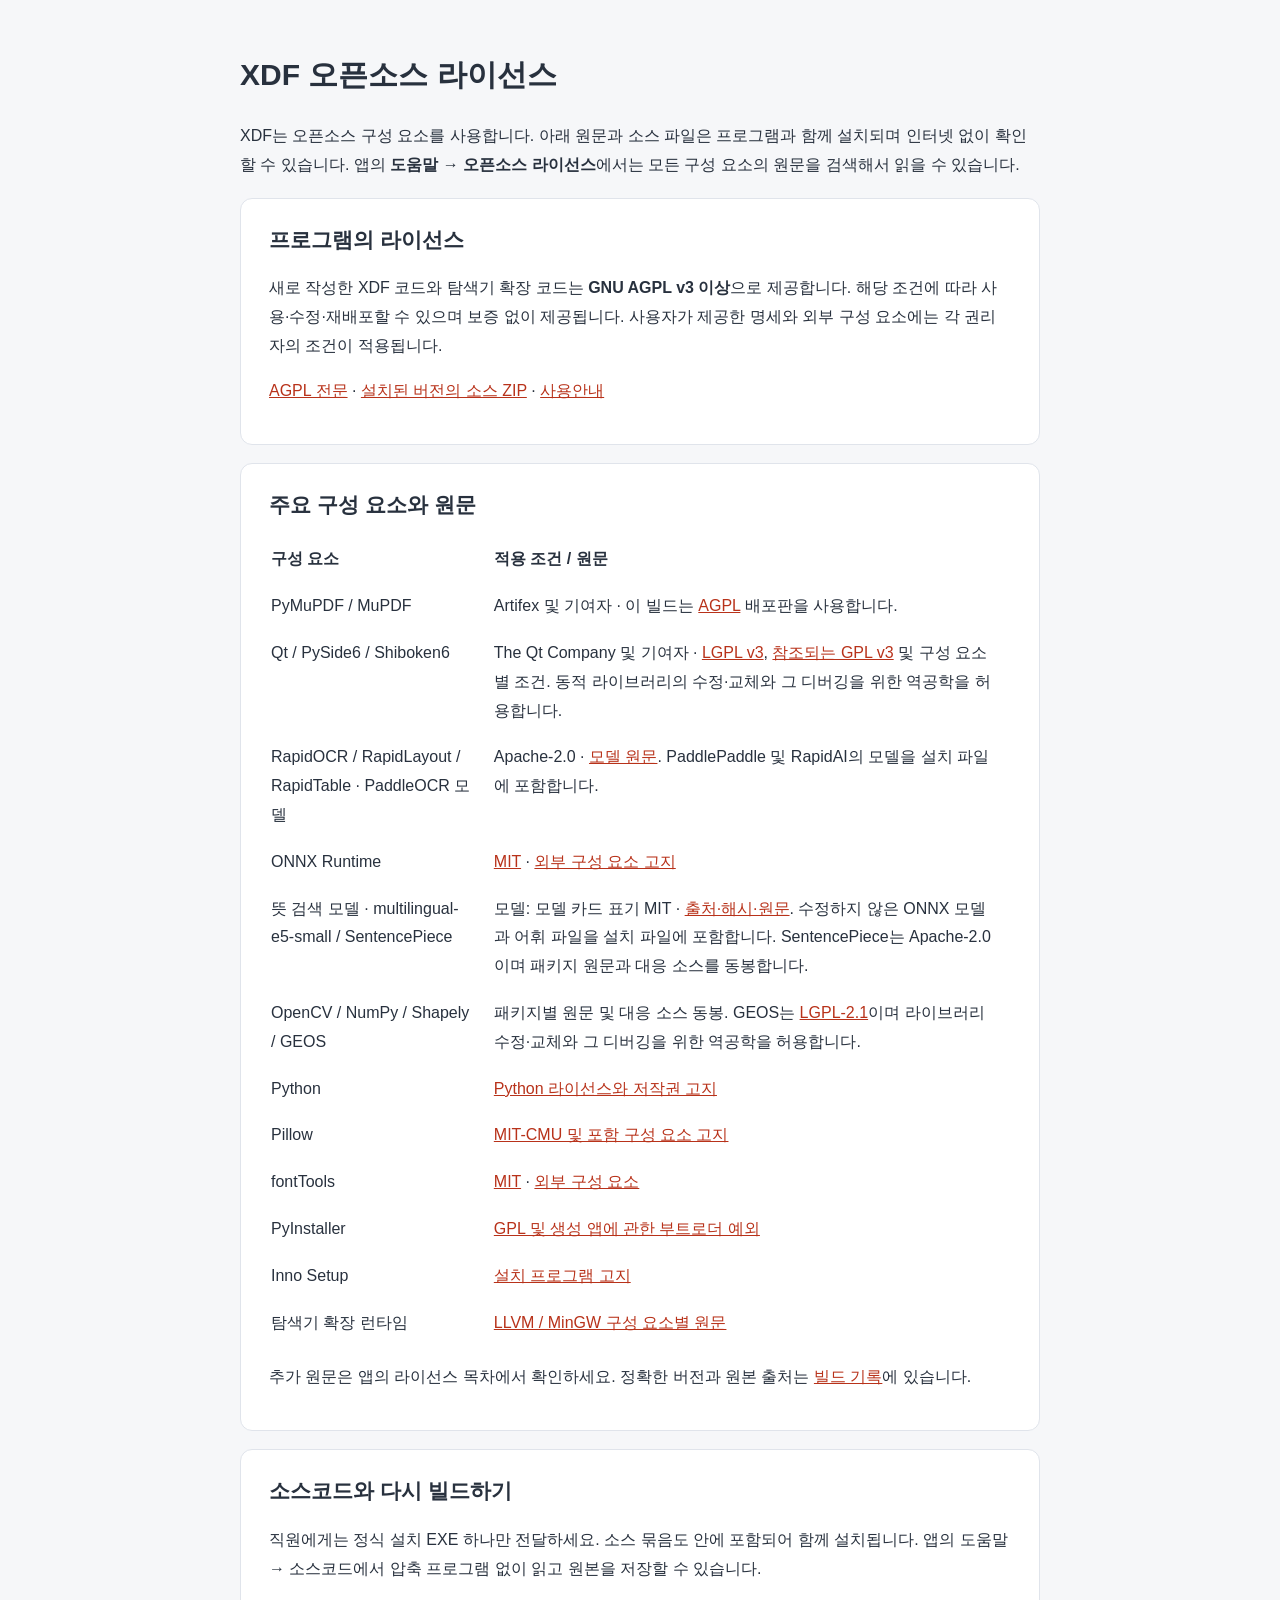
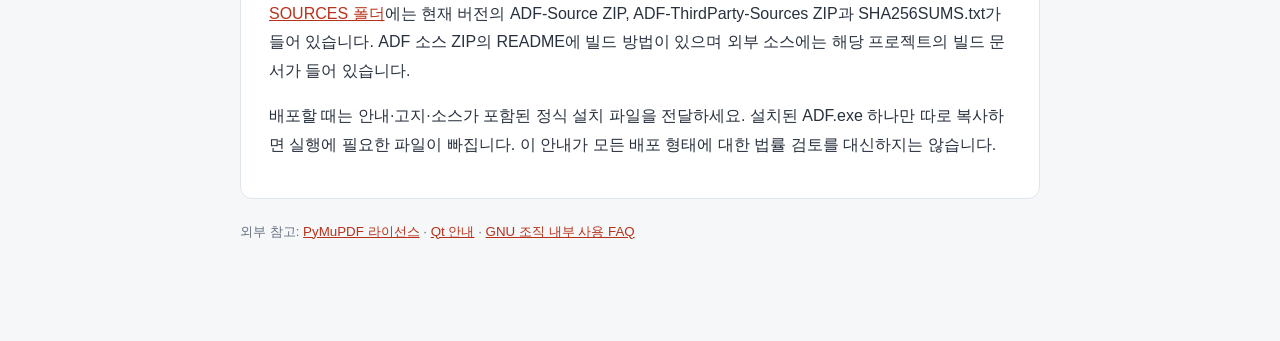
<file: LICENSES/index.html>
<!doctype html>
<html lang="ko"><meta charset="utf-8"><meta name="viewport" content="width=device-width, initial-scale=1">
<title>XDF 오픈소스 라이선스</title>
<style>body{max-width:800px;margin:48px auto;padding:0 24px 48px;font:16px/1.8 "Segoe UI","Malgun Gothic",sans-serif;color:#28313e;background:#f6f7f9}section{background:#fff;padding:22px 28px;margin:18px 0;border:1px solid #e0e4eb;border-radius:12px}h1{font-size:30px}h2{font-size:21px;margin:0 0 12px}a{color:#b8321a}td,th{text-align:left;vertical-align:top;padding:8px 14px 8px 0}small{color:#667180}</style>
<h1>XDF 오픈소스 라이선스</h1>
<p>XDF는 오픈소스 구성 요소를 사용합니다. 아래 원문과 소스 파일은 프로그램과 함께 설치되며 인터넷 없이 확인할 수 있습니다. 앱의 <strong>도움말 → 오픈소스 라이선스</strong>에서는 모든 구성 요소의 원문을 검색해서 읽을 수 있습니다.</p>
<section><h2>프로그램의 라이선스</h2><p>새로 작성한 XDF 코드와 탐색기 확장 코드는 <strong>GNU AGPL v3 이상</strong>으로 제공합니다. 해당 조건에 따라 사용·수정·재배포할 수 있으며 보증 없이 제공됩니다. 사용자가 제공한 명세와 외부 구성 요소에는 각 권리자의 조건이 적용됩니다.</p><p><a href="AGPL-3.0.txt">AGPL 전문</a> · <a href="../SOURCES/">설치된 버전의 소스 ZIP</a> · <a href="../docs/사용안내.html">사용안내</a></p></section>
<section><h2>주요 구성 요소와 원문</h2><table><tr><th>구성 요소</th><th>적용 조건 / 원문</th></tr>
<tr><td>PyMuPDF / MuPDF</td><td>Artifex 및 기여자 · 이 빌드는 <a href="AGPL-3.0.txt">AGPL</a> 배포판을 사용합니다.</td></tr>
<tr><td>Qt / PySide6 / Shiboken6</td><td>The Qt Company 및 기여자 · <a href="LGPL-3.0.txt">LGPL v3</a>, <a href="GPL-3.0.txt">참조되는 GPL v3</a> 및 구성 요소별 조건. 동적 라이브러리의 수정·교체와 그 디버깅을 위한 역공학을 허용합니다.</td></tr>
<tr><td>RapidOCR / RapidLayout / RapidTable · PaddleOCR 모델</td><td>Apache-2.0 · <a href="PaddleOCR-APACHE-2.0.txt">모델 원문</a>. PaddlePaddle 및 RapidAI의 모델을 설치 파일에 포함합니다.</td></tr>
<tr><td>ONNX Runtime</td><td><a href="onnxruntime/onnxruntime/LICENSE">MIT</a> · <a href="onnxruntime/onnxruntime/ThirdPartyNotices.txt">외부 구성 요소 고지</a></td></tr>
<tr><td>뜻 검색 모델 · multilingual-e5-small / SentencePiece</td><td>모델: 모델 카드 표기 MIT · <a href="multilingual-e5-small-NOTICE.txt">출처·해시·원문</a>. 수정하지 않은 ONNX 모델과 어휘 파일을 설치 파일에 포함합니다. SentencePiece는 Apache-2.0이며 패키지 원문과 대응 소스를 동봉합니다.</td></tr>
<tr><td>OpenCV / NumPy / Shapely / GEOS</td><td>패키지별 원문 및 대응 소스 동봉. GEOS는 <a href="shapely/licenses/LICENSE_GEOS">LGPL-2.1</a>이며 라이브러리 수정·교체와 그 디버깅을 위한 역공학을 허용합니다.</td></tr>
<tr><td>Python</td><td><a href="Python-LICENSE.txt">Python 라이선스와 저작권 고지</a></td></tr>
<tr><td>Pillow</td><td><a href="Pillow/licenses/LICENSE">MIT-CMU 및 포함 구성 요소 고지</a></td></tr>
<tr><td>fontTools</td><td><a href="fonttools/licenses/LICENSE">MIT</a> · <a href="fonttools/licenses/LICENSE.external">외부 구성 요소</a></td></tr>
<tr><td>PyInstaller</td><td><a href="PyInstaller/licenses/COPYING.txt">GPL 및 생성 앱에 관한 부트로더 예외</a></td></tr>
<tr><td>Inno Setup</td><td><a href="Inno-Setup-LICENSE.txt">설치 프로그램 고지</a></td></tr>
<tr><td>탐색기 확장 런타임</td><td><a href="NativeShell/">LLVM / MinGW 구성 요소별 원문</a></td></tr></table>
<p>추가 원문은 앱의 라이선스 목차에서 확인하세요. 정확한 버전과 원본 출처는 <a href="build-manifest.json">빌드 기록</a>에 있습니다.</p></section>
<section><h2>소스코드와 다시 빌드하기</h2><p>직원에게는 정식 설치 EXE 하나만 전달하세요. 소스 묶음도 안에 포함되어 함께 설치됩니다. 앱의 도움말 → 소스코드에서 압축 프로그램 없이 읽고 원본을 저장할 수 있습니다.</p><p><a href="../SOURCES/">SOURCES 폴더</a>에는 현재 버전의 ADF-Source ZIP, ADF-ThirdParty-Sources ZIP과 SHA256SUMS.txt가 들어 있습니다. ADF 소스 ZIP의 README에 빌드 방법이 있으며 외부 소스에는 해당 프로젝트의 빌드 문서가 들어 있습니다.</p><p>배포할 때는 안내·고지·소스가 포함된 정식 설치 파일을 전달하세요. 설치된 ADF.exe 하나만 따로 복사하면 실행에 필요한 파일이 빠집니다. 이 안내가 모든 배포 형태에 대한 법률 검토를 대신하지는 않습니다.</p></section>
<small>외부 참고: <a href="https://pymupdf.readthedocs.io/en/latest/about.html#license-and-copyright">PyMuPDF 라이선스</a> · <a href="https://www.qt.io/development/open-source-lgpl-obligations">Qt 안내</a> · <a href="https://www.gnu.org/licenses/gpl-faq.html#InternalDistribution">GNU 조직 내부 사용 FAQ</a></small></html>
</file>
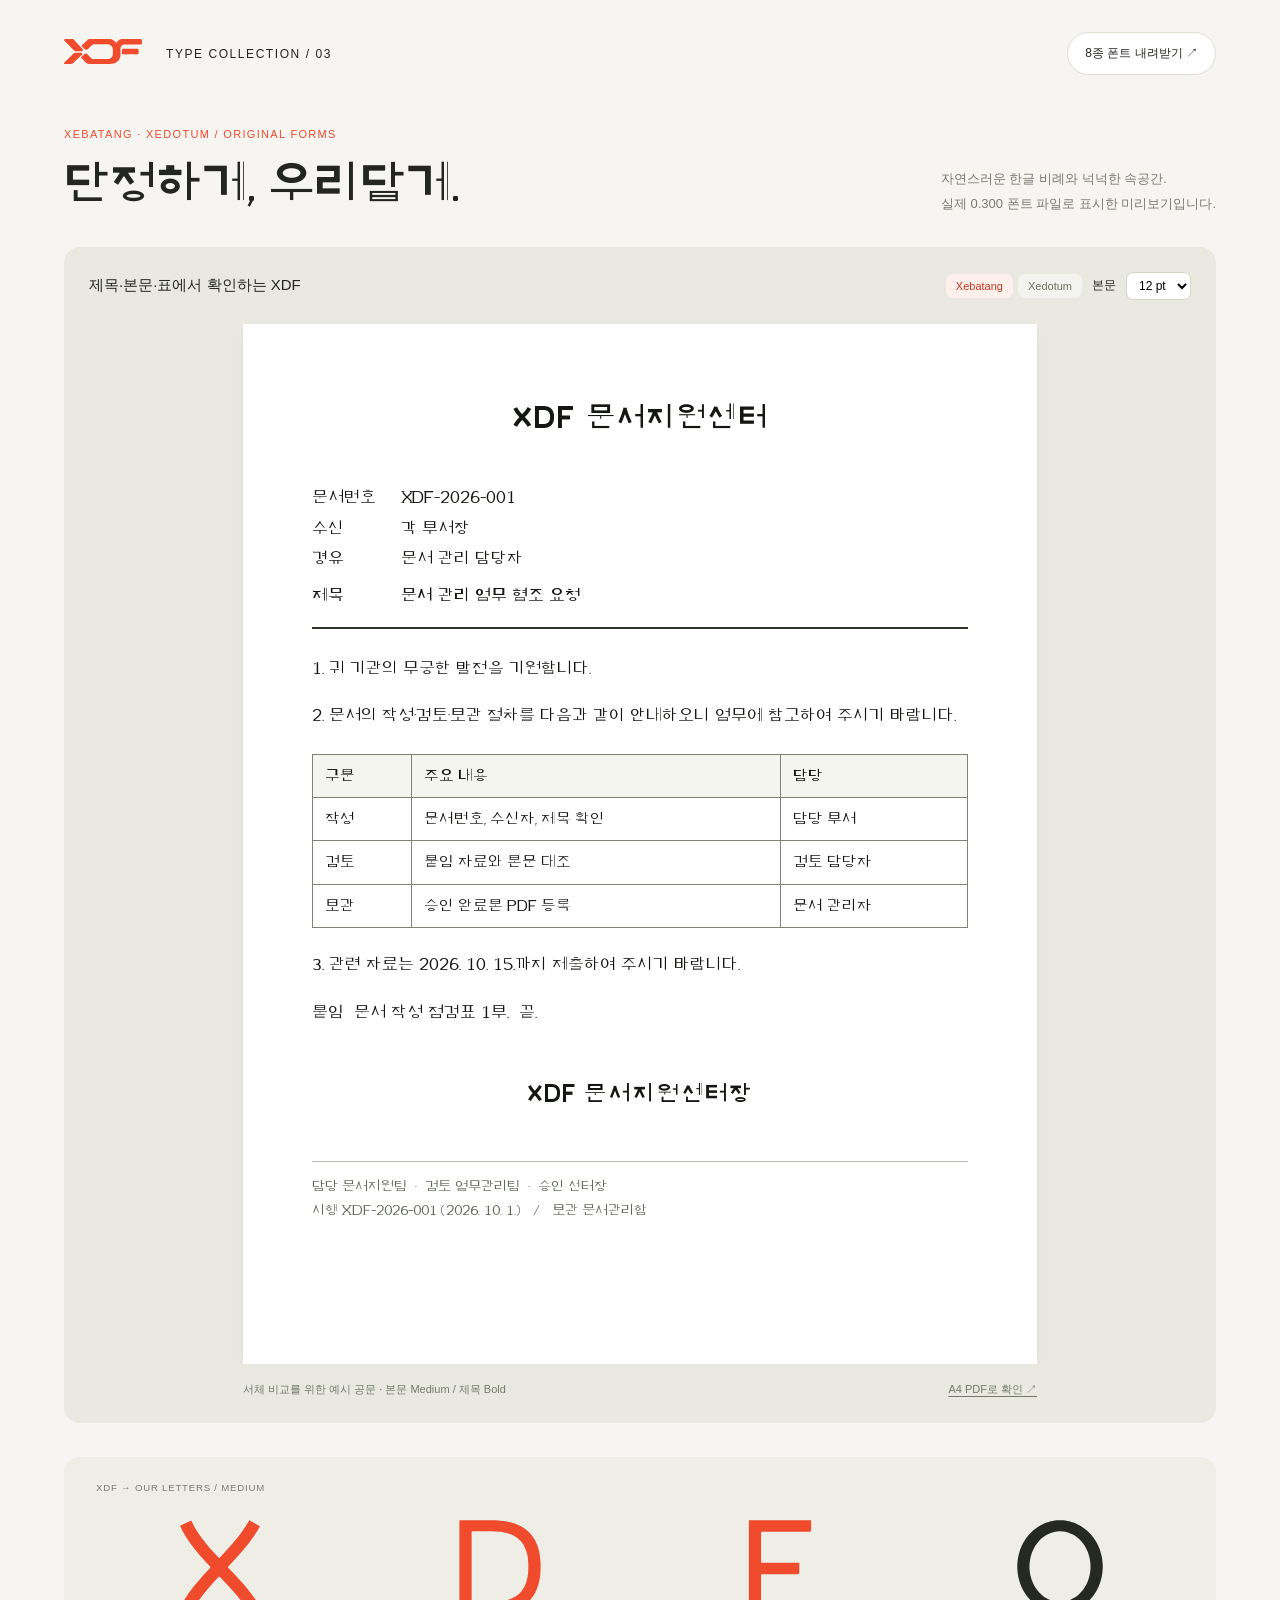
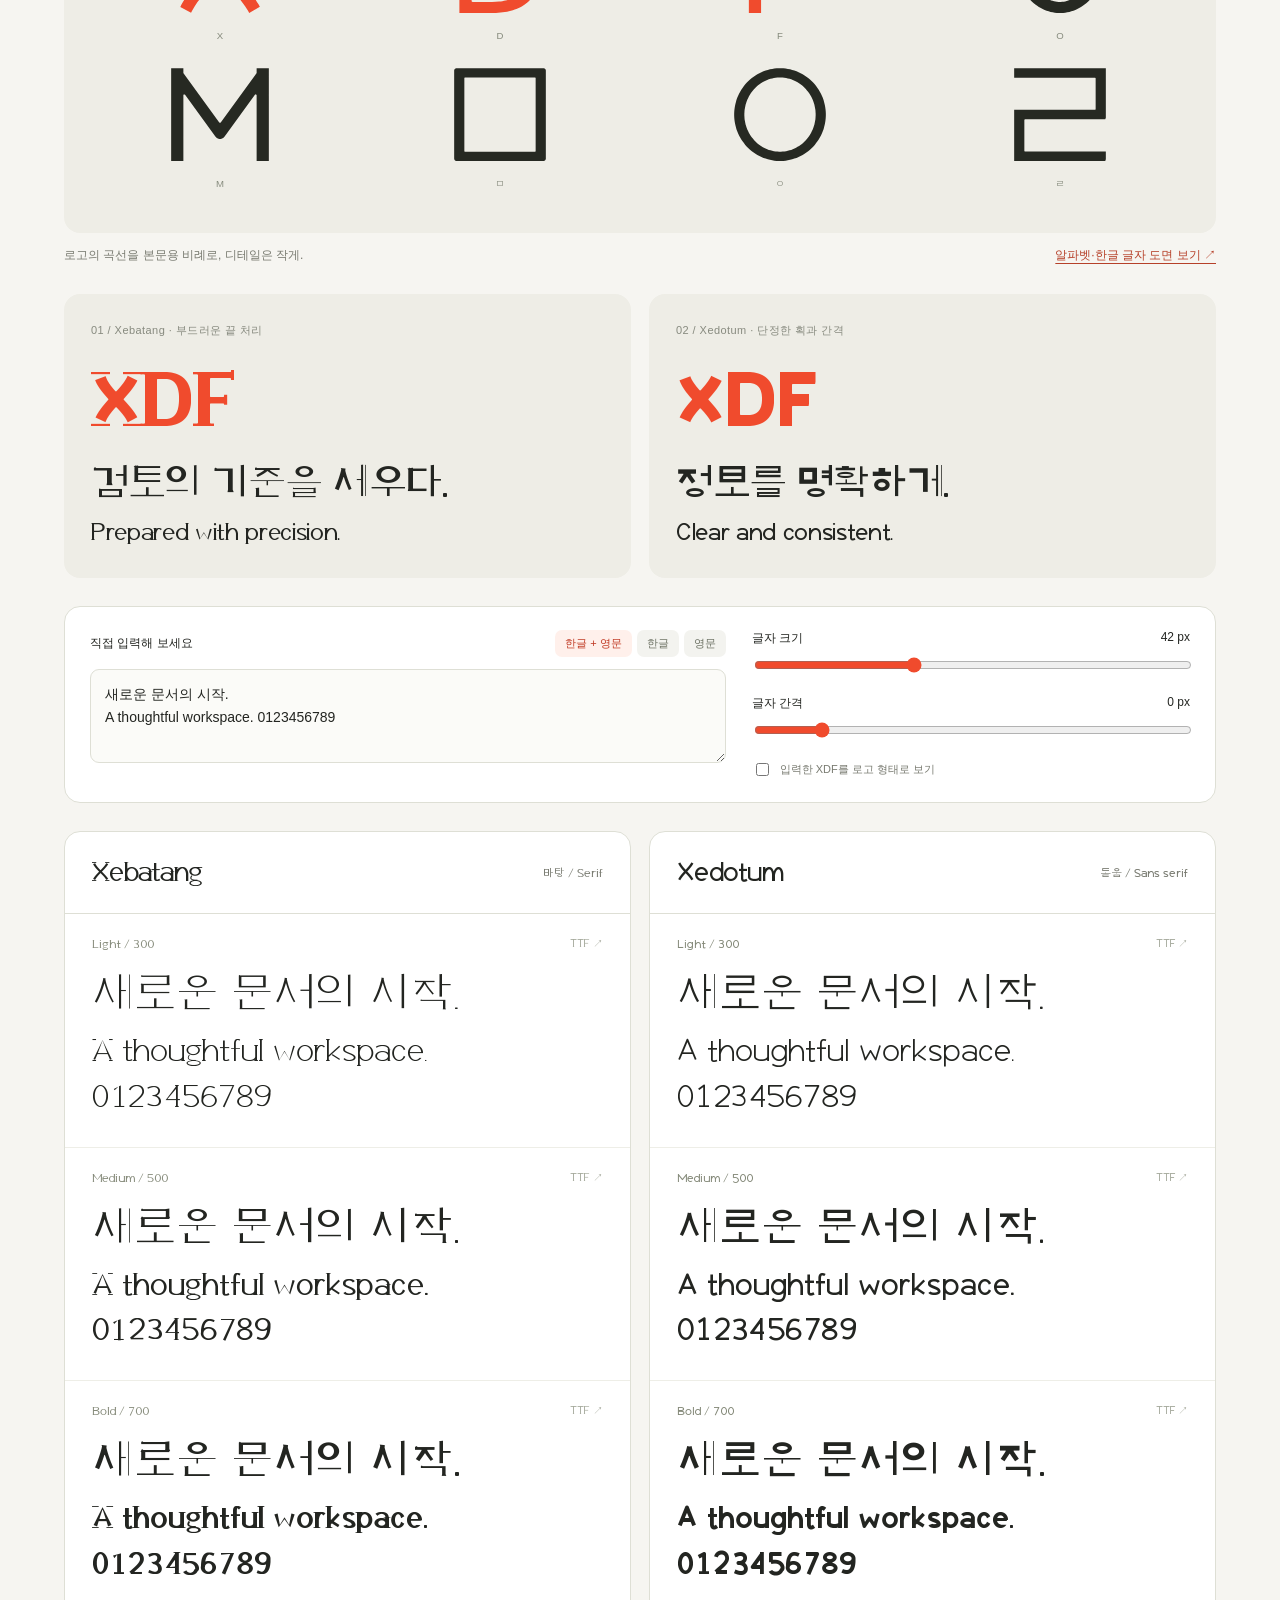
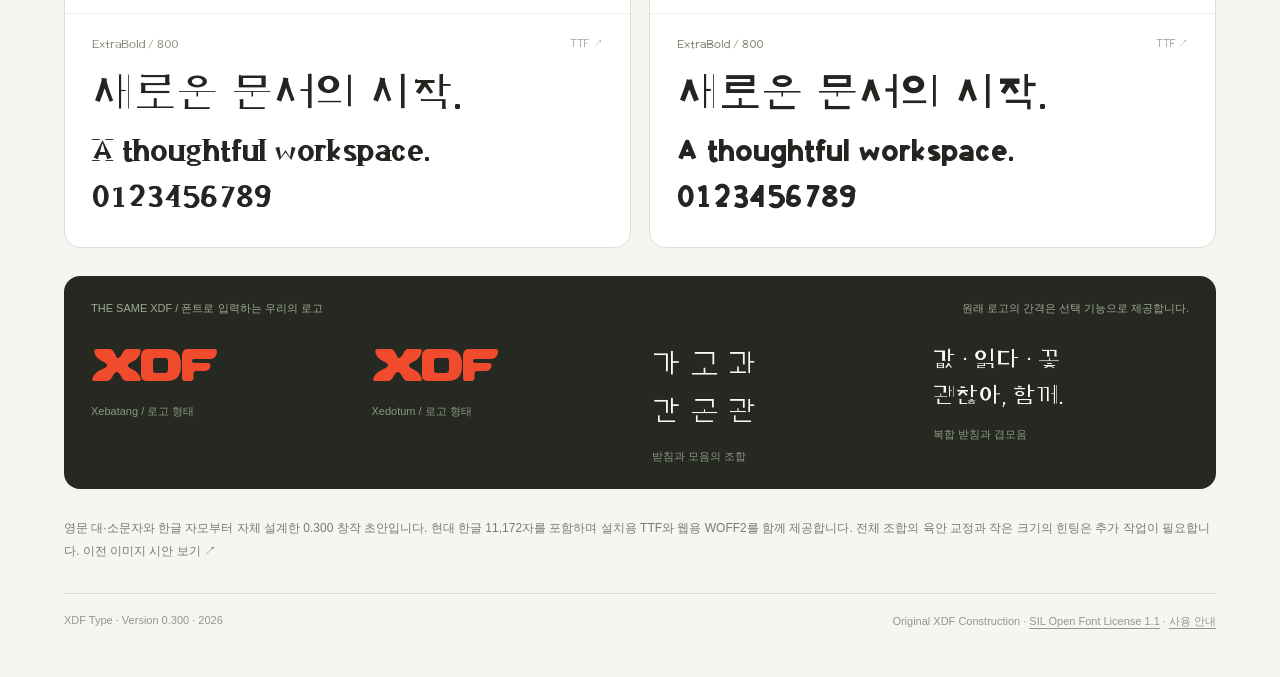
<file: assets/fonts/index.html>
<!doctype html>
<html lang="ko">
<head>
  <meta charset="utf-8">
  <meta name="viewport" content="width=device-width, initial-scale=1">
  <title>XDF Type — Xebatang · Xedotum</title>
  <link rel="icon" href="xdf-mark.svg" type="image/svg+xml">
  <link rel="stylesheet" href="fonts.css?v=0300">
  <style>
    :root{--ink:#232521;--muted:#797b71;--accent:#f04b2d;--paper:#f6f5f1;--line:#dedfd5;font-family:'Segoe UI','Malgun Gothic',sans-serif;color:var(--ink);background:var(--paper);font-synthesis:none}
    *{box-sizing:border-box}body{margin:0;padding:32px 5vw 48px}button,input,textarea{font:inherit}button,a,input,textarea{outline-offset:5px}a{color:inherit;text-decoration:none}button{cursor:pointer}header{display:flex;align-items:center;justify-content:space-between;gap:24px;max-width:1500px;margin:auto}header img{width:78px;height:auto}header .title{font-size:12px;letter-spacing:.13em;margin-right:auto}header .download{font-size:12px;border:1px solid var(--line);padding:12px 17px;border-radius:99px;background:#fff}
    main{max-width:1500px;margin:49px auto 0}.eyebrow{color:var(--accent);font-size:11px;letter-spacing:.12em}.intro{display:flex;justify-content:space-between;align-items:flex-end;gap:28px;margin-bottom:31px}.intro h1{font-size:clamp(32px,4vw,54px);font-weight:500;letter-spacing:-.05em;margin:12px 0 0}.intro p{max-width:310px;font-size:13px;color:var(--muted);line-height:1.85;margin:0}.hero{display:grid;grid-template-columns:1fr 1fr;gap:18px;margin-bottom:28px}.hero article{background:#eeede6;padding:24px 27px 31px;border-radius:16px;min-width:0}.tag{font-family:'Segoe UI','Malgun Gothic',sans-serif;font-size:11px;letter-spacing:.04em;color:#878a7f}.hero h2{font-size:clamp(26px,3vw,46px);line-height:1.3;letter-spacing:-.035em;margin:16px 0 8px;font-weight:700}.hero p{font-size:22px;line-height:1.35;letter-spacing:-.015em;margin:0;font-weight:500}.brand-line{font-size:70px;font-weight:800;line-height:1.2;color:var(--accent);margin-top:21px;font-feature-settings:'dlig' 0}.batang{font-family:'Xebatang',serif}.dotum{font-family:'Xedotum',sans-serif}
    .intro h1{font-family:'Xedotum',sans-serif;font-weight:700;font-size:clamp(30px,3.7vw,50px);line-height:1.3;letter-spacing:-.025em}.construction{margin:0 0 28px}.construction img{display:block;width:100%;height:auto}.construction-caption{display:flex;justify-content:space-between;gap:20px;padding-top:12px;color:var(--muted);font-size:12px;line-height:1.7}.construction-caption a{color:#b64029;text-decoration:underline;text-underline-offset:4px;white-space:nowrap}
    .document-section{margin:0 0 34px;background:#e9e9e1;border-radius:16px;padding:25px}.document-toolbar{display:flex;justify-content:space-between;align-items:center;gap:18px;font-size:12px;margin-bottom:24px}.document-toolbar h2{font-size:15px;font-weight:500;margin:0}.document-tools{display:flex;align-items:center;gap:10px;flex-wrap:wrap}.document-tools select{font:inherit;border:1px solid #d4d8c9;background:#fff;border-radius:7px;padding:5px 8px}.document-scroll{overflow-x:auto}.document-paper{width:794px;min-height:1040px;margin:0 auto;background:#fff;color:#151713;padding:67px 69px 54px;box-shadow:0 4px 18px #2325210a;font-family:'Xebatang',serif;font-size:12pt;font-weight:500;line-height:1.9;font-synthesis:none;font-feature-settings:'kern' 1,'dlig' 0}.document-paper .org{font-family:'Xedotum',sans-serif;font-size:22pt;font-weight:700;text-align:center;letter-spacing:.05em;margin:0 0 37px}.document-meta{margin:0;border-bottom:2px solid #30362b;padding-bottom:15px}.document-meta div{display:grid;grid-template-columns:75px 1fr;gap:14px}.document-meta dt,.document-meta dd{margin:0}.document-meta .subject{font-weight:700;margin-top:7px}.document-body{margin-top:25px}.document-body p{margin:0 0 17px;word-break:keep-all;overflow-wrap:anywhere}.document-table{width:100%;border-collapse:collapse;margin:22px 0;font-size:11pt;line-height:1.8}.document-table th,.document-table td{border:1px solid #7c8274;padding:8px 12px;text-align:left;font-weight:500}.document-table th{background:#f5f5f0;font-weight:700}.document-sign{font-family:'Xedotum',sans-serif;font-weight:700;text-align:center;font-size:17pt;letter-spacing:.05em;margin:45px 0 45px}.document-footer{border-top:1px solid #b8bcae;padding-top:13px;font-size:10pt;line-height:1.8;color:#636a59}.document-note{display:flex;justify-content:space-between;gap:20px;margin:16px auto 0;max-width:794px;font-size:11px;color:#737b67;line-height:1.7}.document-note a{text-decoration:underline;text-underline-offset:3px}
    .controls{border:1px solid var(--line);background:#fff;border-radius:16px;padding:23px 25px;display:grid;grid-template-columns:1.45fr 1fr;gap:26px;margin-bottom:28px}.control-title{display:flex;align-items:center;justify-content:space-between;margin:0 0 12px;font-size:12px}.presets{display:flex;gap:5px}.presets button{font-size:11px;border:0;background:#f3f3ef;padding:6px 10px;border-radius:7px;color:#6d7264}.presets button.active{color:#c03923;background:#fff0eb}textarea{resize:vertical;width:100%;min-height:94px;padding:13px 14px;border:1px solid var(--line);border-radius:9px;background:#fbfbf8;font-size:14px;line-height:1.6;color:var(--ink)}.sliders{display:grid;align-content:center;gap:18px}.range-label{display:flex;justify-content:space-between;font-size:12px;margin-bottom:8px}input[type=range]{width:100%;accent-color:var(--accent);cursor:pointer}.options{display:flex;align-items:center;gap:8px;font-size:11px;color:var(--muted)}input[type=checkbox]{accent-color:var(--accent)}
    .families{display:grid;grid-template-columns:1fr 1fr;gap:18px}.family{min-width:0;background:#fff;border:1px solid var(--line);border-radius:16px;overflow:hidden}.family-header{display:flex;align-items:center;justify-content:space-between;padding:24px 27px;border-bottom:1px solid var(--line)}.family-header h2{font-size:25px;font-weight:500;letter-spacing:-.03em;margin:0}.family-header span{font-size:11px;color:var(--muted)}.specimen{padding:23px 27px 26px;border-bottom:1px solid #eeeee7;min-width:0}.specimen:last-child{border-bottom:0}.specimen-label{display:flex;justify-content:space-between;gap:16px;font-size:11px;color:#868b7b;margin-bottom:15px}.specimen-label a{color:#a7ab9e;font-size:10px}.sample{font-size:var(--sample-size,42px);font-weight:var(--weight);letter-spacing:var(--tracking,0px);line-height:1.38;white-space:pre-wrap;overflow-wrap:anywhere;font-feature-settings:'kern' 1,'dlig' var(--logo,0)}.sample .latin{display:block;font-size:.68em;line-height:1.6;margin-top:5px}
    .proof{margin-top:28px;background:#262922;border-radius:16px;padding:25px 27px;color:#f9faf5}.proof-header{display:flex;justify-content:space-between;gap:20px;color:#a0a795;font-size:11px}.proof-grid{display:grid;grid-template-columns:repeat(4,1fr);gap:24px;margin-top:26px}.proof-item{min-width:0}.logo-proof{font-size:42px;font-weight:500;line-height:1.2;font-feature-settings:'dlig' 1;color:var(--accent)}.proof-item p{font-size:11px;color:#8c9580;margin:12px 0 0}.detail{margin:28px 0 0;font-size:12px;line-height:1.9;color:var(--muted)}footer{max-width:1500px;margin:30px auto 0;padding-top:20px;border-top:1px solid var(--line);display:flex;justify-content:space-between;gap:24px;font-size:11px;color:#939788}footer a{text-decoration:underline;text-underline-offset:3px}
    @media(max-width:950px){body{padding:24px 24px 40px}.intro{display:block}.intro p{margin-top:16px;max-width:600px}.hero h2{font-size:29px}.hero p{font-size:19px}.controls{grid-template-columns:1fr}.families{grid-template-columns:1fr}.proof-grid{grid-template-columns:repeat(2,1fr)}.sample{font-size:min(var(--sample-size,42px),10vw)}}
    @media(max-width:560px){header .title{display:none}header .download{font-size:11px}main{margin-top:32px}.hero{grid-template-columns:1fr}.hero h2{font-size:36px}.family-header,.specimen{padding-left:20px;padding-right:20px}.controls{padding:20px}.control-title{align-items:flex-start;gap:12px}.presets{flex-wrap:wrap;justify-content:flex-end}.proof{padding:22px 20px}.proof-header{display:block}.proof-header span{display:block;margin-top:8px}.logo-proof{font-size:32px}footer{display:block;line-height:1.9}.detail{font-size:11px}.construction-caption{display:block}.construction-caption a{display:block;margin-top:8px}.document-section{padding:20px 15px}.document-toolbar{align-items:flex-start;flex-direction:column}.document-note{display:block}.document-note a{display:block;margin-top:7px}}
    @page{size:A4;margin:0}@media print{body{padding:0;background:#fff}body>header,footer,main> :not(.document-section){display:none!important}main{margin:0;max-width:none}.document-section{margin:0;background:none;padding:0;border-radius:0}.document-toolbar,.document-note{display:none}.document-scroll{overflow:visible}.document-paper{width:210mm;min-height:0;height:297mm;box-shadow:none;padding:18mm;font-size:12pt;overflow:hidden}*{-webkit-print-color-adjust:exact;print-color-adjust:exact}}
  </style>
</head>
<body id="top">
  <header><a href="#top" aria-label="XDF 폰트 처음으로"><img src="xdf-wordmark.svg" alt="XDF"></a><span class="title">TYPE COLLECTION / 03</span><a class="download" href="xdf-fonts-0.300.zip" download>8종 폰트 내려받기 ↗</a></header>
  <main>
    <div class="intro"><div><span class="eyebrow">XEBATANG · XEDOTUM / ORIGINAL FORMS</span><h1>단정하게, 우리답게.</h1></div><p>자연스러운 한글 비례와 넉넉한 속공간.<br>실제 0.300 폰트 파일로 표시한 미리보기입니다.</p></div>
    <section class="document-section" aria-label="실제 크기의 공문 미리보기"><div class="document-toolbar"><h2>제목·본문·표에서 확인하는 XDF</h2><div class="document-tools"><div class="presets"><button class="active" type="button" data-document-family="Xebatang" aria-pressed="true">Xebatang</button><button type="button" data-document-family="Xedotum" aria-pressed="false">Xedotum</button></div><label for="document-size">본문</label><select id="document-size"><option value="11">11 pt</option><option value="12" selected>12 pt</option></select></div></div><div class="document-scroll"><article class="document-paper" aria-label="서체 확인용 예시 공문"><h2 class="org">XDF 문서지원센터</h2><dl class="document-meta"><div><dt>문서번호</dt><dd>XDF-2026-001</dd></div><div><dt>수신</dt><dd>각 부서장</dd></div><div><dt>경유</dt><dd>문서 관리 담당자</dd></div><div class="subject"><dt>제목</dt><dd>문서 관리 업무 협조 요청</dd></div></dl><div class="document-body"><p>1. 귀 기관의 무궁한 발전을 기원합니다.</p><p>2. 문서의 작성·검토·보관 절차를 다음과 같이 안내하오니 업무에 참고하여 주시기 바랍니다.</p><table class="document-table"><thead><tr><th scope="col">구분</th><th scope="col">주요 내용</th><th scope="col">담당</th></tr></thead><tbody><tr><td>작성</td><td>문서번호, 수신자, 제목 확인</td><td>담당 부서</td></tr><tr><td>검토</td><td>붙임 자료와 본문 대조</td><td>검토 담당자</td></tr><tr><td>보관</td><td>승인 완료본 PDF 등록</td><td>문서 관리자</td></tr></tbody></table><p>3. 관련 자료는 2026. 10. 15.까지 제출하여 주시기 바랍니다.</p><p>붙임&nbsp; 문서 작성 점검표 1부.&nbsp; 끝.</p></div><p class="document-sign">XDF 문서지원센터장</p><div class="document-footer">담당 문서지원팀 &nbsp;·&nbsp; 검토 업무관리팀 &nbsp;·&nbsp; 승인 센터장<br>시행 XDF-2026-001 (2026. 10. 1.) &nbsp; / &nbsp; 보관 문서관리함</div></article></div><div class="document-note"><span>서체 비교를 위한 예시 공문 · 본문 Medium / 제목 Bold</span><a href="preview-document.pdf" download>A4 PDF로 확인 ↗</a></div></section>
    <section class="construction" aria-label="새로 설계한 실제 글자 윤곽"><img src="letter-anatomy.svg" alt="일반 글자 X D F와 새로 그린 O M ㅁ ㅇ ㄹ의 실제 Medium 폰트 윤곽"><div class="construction-caption"><span>로고의 곡선을 본문용 비례로, 디테일은 작게.</span><a href="original-glyphs.svg" target="_blank" rel="noopener">알파벳·한글 글자 도면 보기 ↗</a></div></section>
    <section class="hero" aria-label="두 서체의 인상"><article class="batang"><span class="tag">01 / Xebatang · 부드러운 끝 처리</span><div class="brand-line">XDF</div><h2>검토의 기준을 세우다.</h2><p>Prepared with precision.</p></article><article class="dotum"><span class="tag">02 / Xedotum · 단정한 획과 간격</span><div class="brand-line">XDF</div><h2>정보를 명확하게.</h2><p>Clear and consistent.</p></article></section>
    <section class="controls" aria-label="폰트 미리보기 설정"><div><div class="control-title"><label for="sample-text">직접 입력해 보세요</label><div class="presets"><button class="active" type="button" data-preset="mixed">한글 + 영문</button><button type="button" data-preset="hangul">한글</button><button type="button" data-preset="latin">영문</button></div></div><textarea id="sample-text" spellcheck="false">새로운 문서의 시작.
A thoughtful workspace. 0123456789</textarea></div><div class="sliders"><div><label class="range-label" for="size">글자 크기 <output id="size-value" for="size">42 px</output></label><input id="size" type="range" min="16" max="88" step="1" value="42"></div><div><label class="range-label" for="tracking">글자 간격 <output id="tracking-value" for="tracking">0 px</output></label><input id="tracking" type="range" min="-1" max="6" step="0.25" value="0"></div><label class="options"><input id="logo-feature" type="checkbox">입력한 XDF를 로고 형태로 보기</label></div></section>
    <section class="families" aria-label="8종 폰트 비교">
      <article class="family batang" data-family="xebatang"><div class="family-header"><h2>Xebatang</h2><span>바탕 / Serif</span></div><div class="rows"></div></article>
      <article class="family dotum" data-family="xedotum"><div class="family-header"><h2>Xedotum</h2><span>돋움 / Sans serif</span></div><div class="rows"></div></article>
    </section>
    <section class="proof" aria-label="폰트에 포함된 XDF 로고"><div class="proof-header"><span>THE SAME XDF / 폰트로 입력하는 우리의 로고</span><span>원래 로고의 간격은 선택 기능으로 제공합니다.</span></div><div class="proof-grid"><div class="proof-item"><div class="logo-proof batang">XDF</div><p>Xebatang / 로고 형태</p></div><div class="proof-item"><div class="logo-proof dotum">XDF</div><p>Xedotum / 로고 형태</p></div><div class="proof-item"><div class="dotum" style="font-size:29px;font-weight:300;line-height:1.65">가 고 과<br>간 곤 관</div><p>받침과 모음의 조합</p></div><div class="proof-item"><div class="batang" style="font-size:23px;font-weight:700;line-height:1.6">값 · 읽다 · 꽃<br>괜찮아, 함께.</div><p>복합 받침과 겹모음</p></div></div></section>
    <p class="detail">영문 대·소문자와 한글 자모부터 자체 설계한 0.300 창작 초안입니다. 현대 한글 11,172자를 포함하며 설치용 TTF와 웹용 WOFF2를 함께 제공합니다. 전체 조합의 육안 교정과 작은 크기의 힌팅은 추가 작업이 필요합니다. <a href="concepts.html">이전 이미지 시안 보기 ↗</a></p>
  </main>
  <footer><span>XDF Type · Version 0.300 · 2026</span><span>Original XDF Construction · <a href="OFL.txt">SIL Open Font License 1.1</a> · <a href="README.txt">사용 안내</a></span></footer>
  <script>
    const styles=[['Light',300],['Medium',500],['Bold',700],['ExtraBold',800]];
    const presets={mixed:'새로운 문서의 시작.\nA thoughtful workspace. 0123456789',hangul:'가볍게 정리하다.\n가 고 과 간 곤 관 · 값 읽다 꽃',latin:'Quietly expressive.\nABCDEFGHIJKLMNOPQRSTUVWXYZ\nabcdefghijklmnopqrstuvwxyz 0123456789'};
    for(const family of document.querySelectorAll('.family')){
      for(const [style,weight] of styles){
        const item=document.createElement('div');item.className='specimen';
        item.innerHTML=`<div class="specimen-label"><span>${style} / ${weight}</span><a href="ttf/${family.dataset.family}_${style.toLowerCase()}.ttf" download>TTF ↗</a></div><div class="sample" style="--weight:${weight}"></div>`;
        family.querySelector('.rows').appendChild(item);
      }
    }
    const input=document.querySelector('#sample-text');
    function updateText(){
      const lines=input.value.split('\n');
      for(const sample of document.querySelectorAll('.sample')){
        sample.replaceChildren();sample.append(document.createTextNode(lines[0]||' '));
        if(lines.length>1){const secondary=document.createElement('span');secondary.className='latin';secondary.textContent=lines.slice(1).join('\n');sample.append(secondary);}
      }
    }
    input.addEventListener('input',()=>{document.querySelectorAll('[data-preset]').forEach(b=>b.classList.remove('active'));updateText();});
    for(const button of document.querySelectorAll('[data-preset]'))button.addEventListener('click',()=>{input.value=presets[button.dataset.preset];document.querySelectorAll('[data-preset]').forEach(b=>b.classList.toggle('active',b===button));updateText();});
    for(const id of ['size','tracking'])document.querySelector('#'+id).addEventListener('input',event=>{document.documentElement.style.setProperty(id==='size'?'--sample-size':'--tracking',event.target.value+'px');document.querySelector('#'+id+'-value').value=event.target.value+' px';});
    document.querySelector('#logo-feature').addEventListener('change',event=>document.documentElement.style.setProperty('--logo',event.target.checked?1:0));
    for(const button of document.querySelectorAll('[data-document-family]'))button.addEventListener('click',()=>{document.querySelector('.document-paper').style.fontFamily=`'${button.dataset.documentFamily}',${button.dataset.documentFamily==='Xebatang'?'serif':'sans-serif'}`;document.querySelectorAll('[data-document-family]').forEach(b=>{b.classList.toggle('active',b===button);b.setAttribute('aria-pressed',b===button?'true':'false');});});
    document.querySelector('#document-size').addEventListener('change',event=>document.querySelector('.document-paper').style.fontSize=event.target.value+'pt');
    updateText();
  </script>
</body>
</html>
</file>
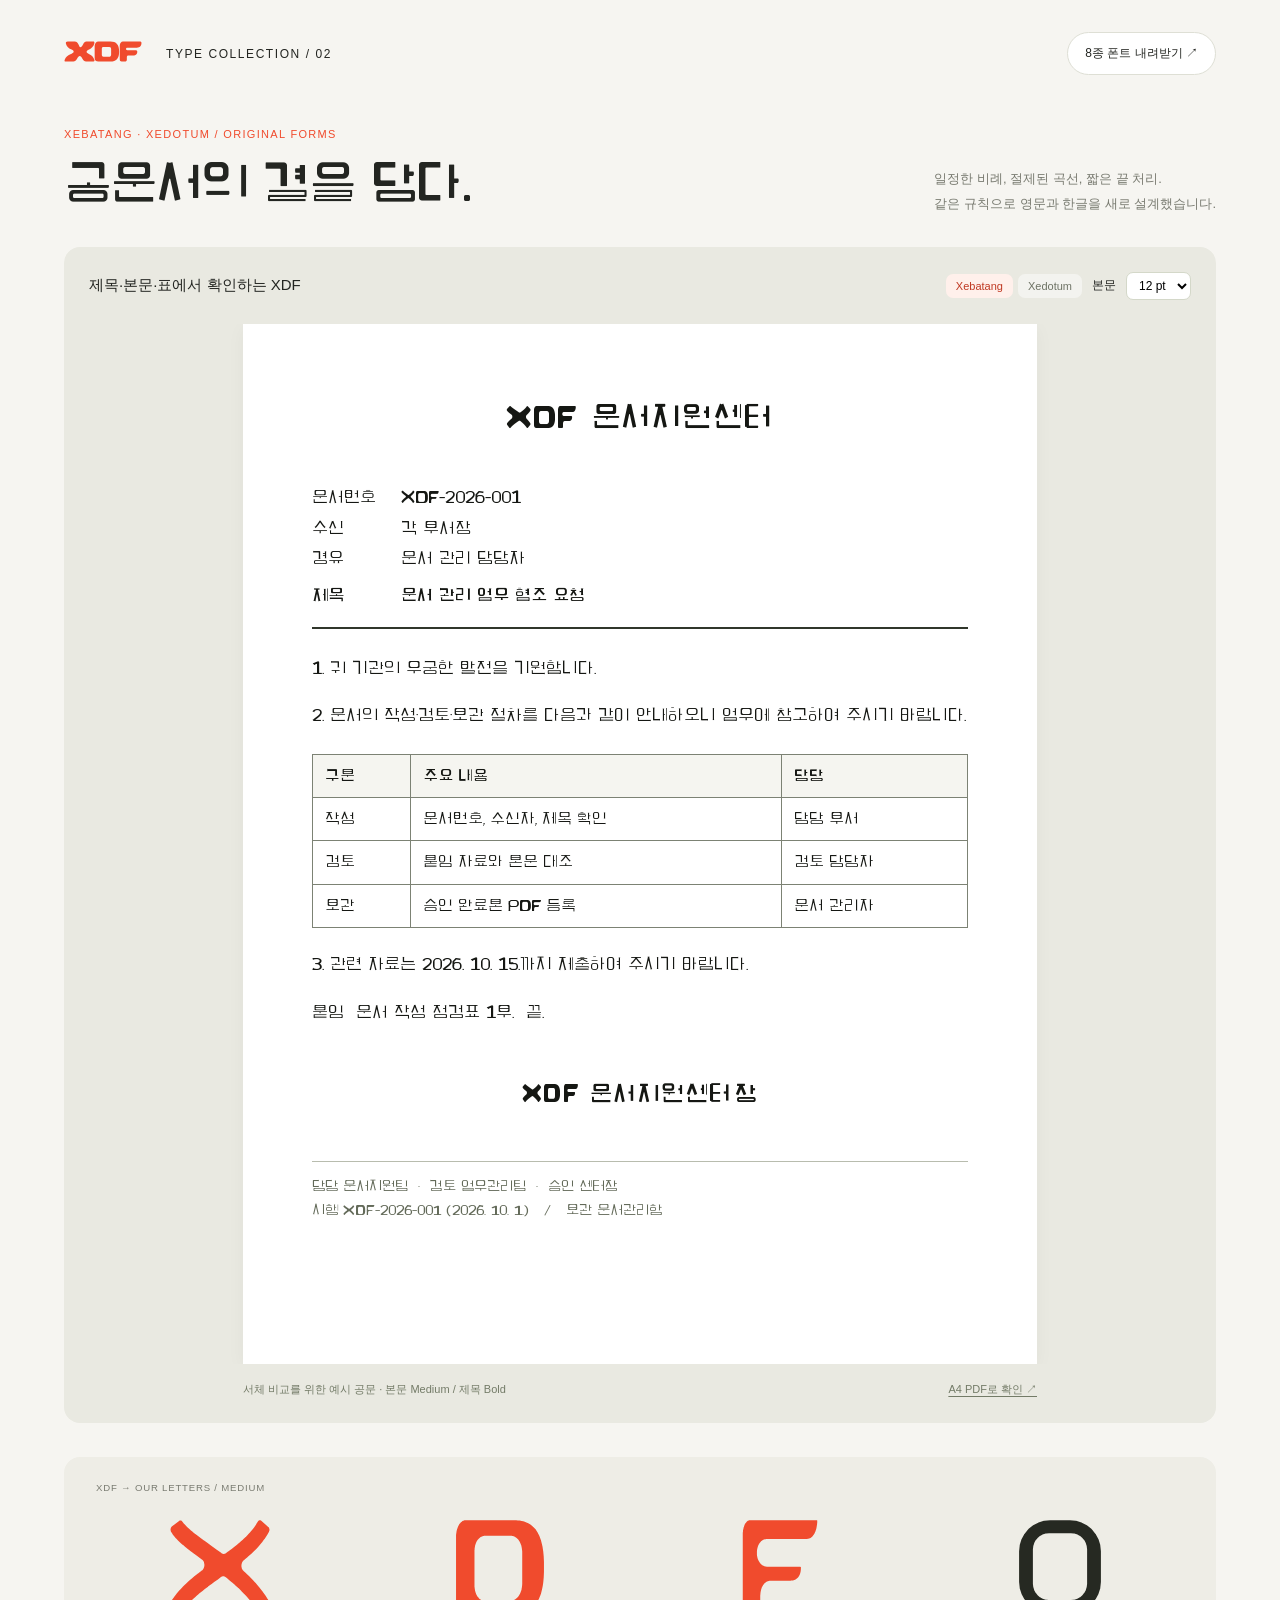
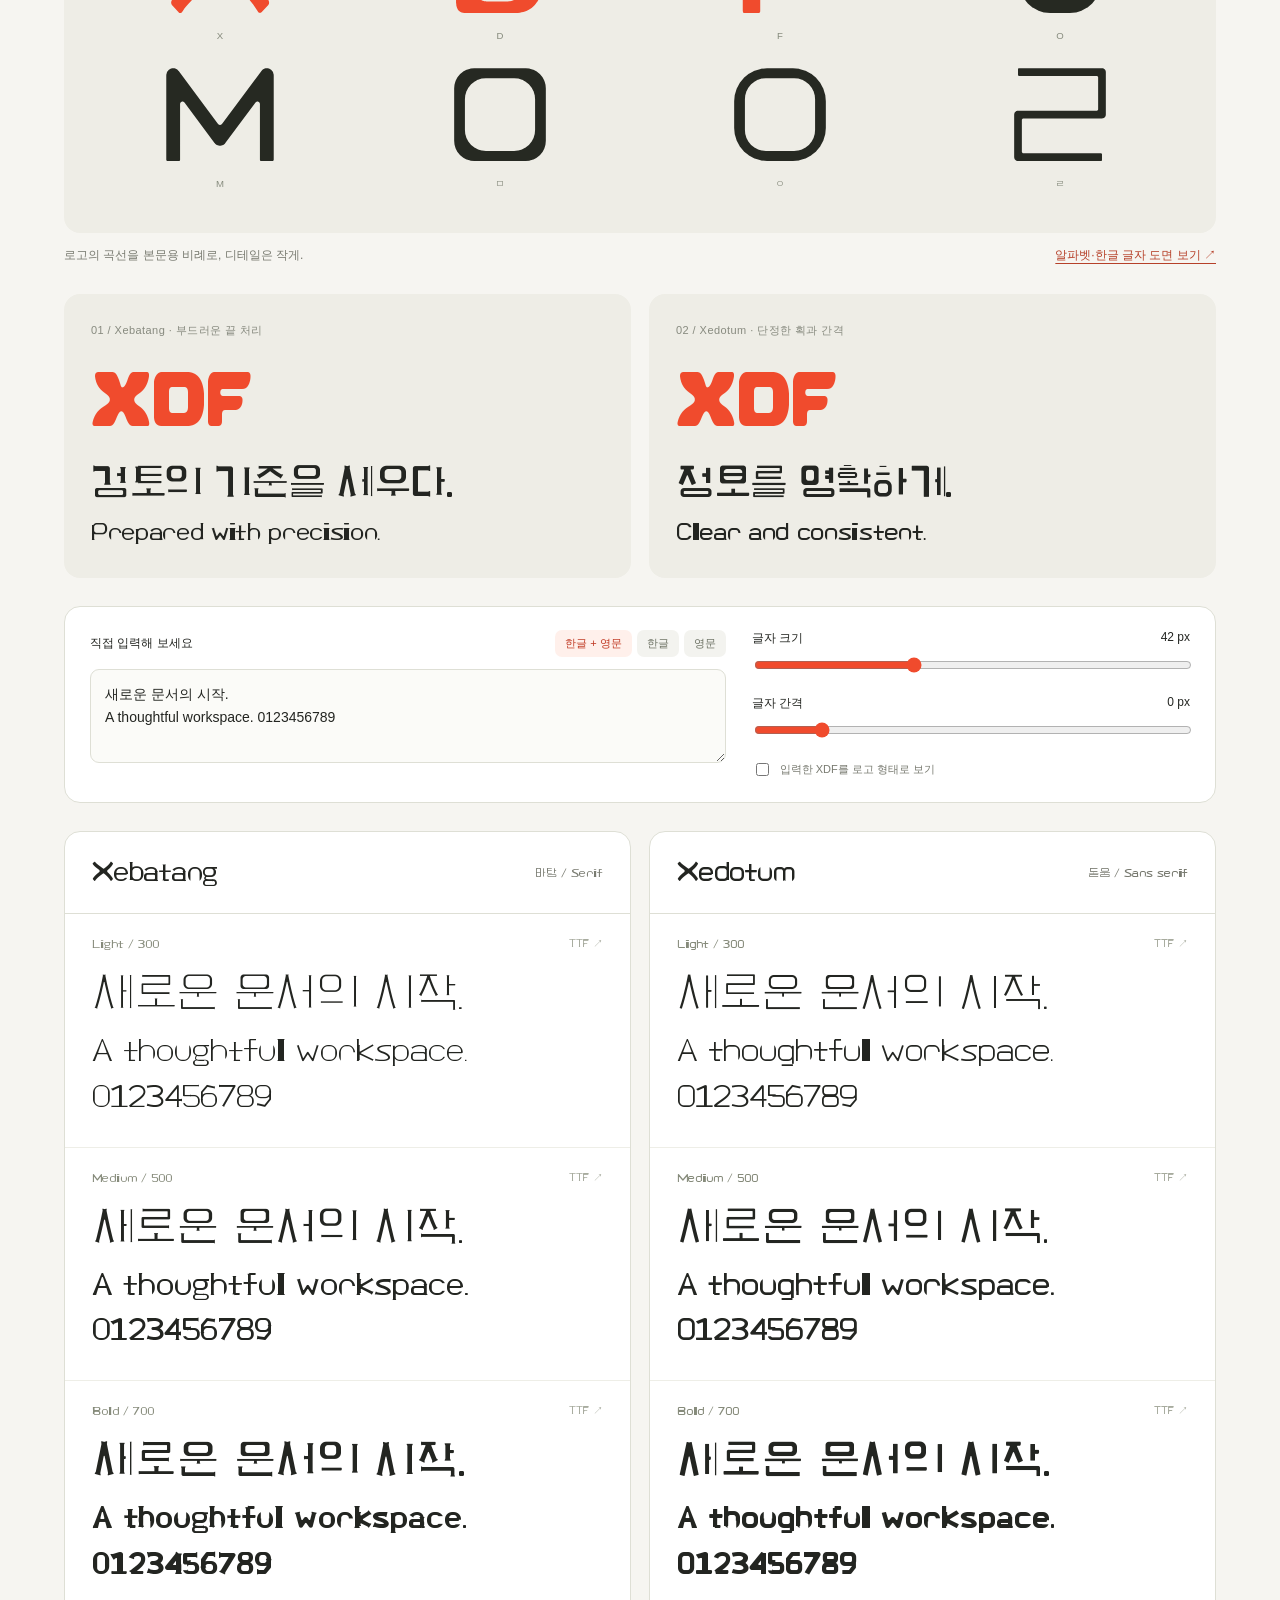
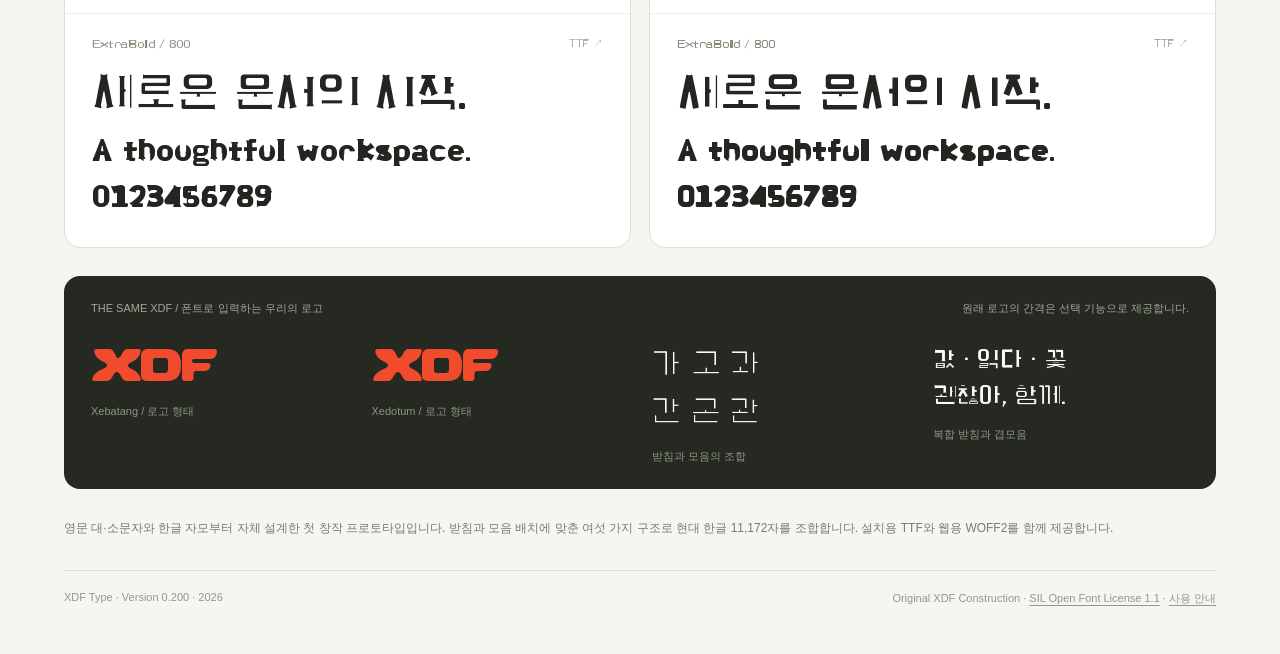
<file: assets/fonts/archive/0.200/index.html>
<!doctype html>
<html lang="ko">
<head>
  <meta charset="utf-8">
  <meta name="viewport" content="width=device-width, initial-scale=1">
  <title>XDF Type — Xebatang · Xedotum</title>
  <link rel="icon" href="xdf-mark.svg" type="image/svg+xml">
  <link rel="stylesheet" href="fonts.css?v=0200">
  <style>
    :root{--ink:#232521;--muted:#797b71;--accent:#f04b2d;--paper:#f6f5f1;--line:#dedfd5;font-family:'Segoe UI','Malgun Gothic',sans-serif;color:var(--ink);background:var(--paper);font-synthesis:none}
    *{box-sizing:border-box}body{margin:0;padding:32px 5vw 48px}button,input,textarea{font:inherit}button,a,input,textarea{outline-offset:5px}a{color:inherit;text-decoration:none}button{cursor:pointer}header{display:flex;align-items:center;justify-content:space-between;gap:24px;max-width:1500px;margin:auto}header img{width:78px;height:auto}header .title{font-size:12px;letter-spacing:.13em;margin-right:auto}header .download{font-size:12px;border:1px solid var(--line);padding:12px 17px;border-radius:99px;background:#fff}
    main{max-width:1500px;margin:49px auto 0}.eyebrow{color:var(--accent);font-size:11px;letter-spacing:.12em}.intro{display:flex;justify-content:space-between;align-items:flex-end;gap:28px;margin-bottom:31px}.intro h1{font-size:clamp(32px,4vw,54px);font-weight:500;letter-spacing:-.05em;margin:12px 0 0}.intro p{max-width:310px;font-size:13px;color:var(--muted);line-height:1.85;margin:0}.hero{display:grid;grid-template-columns:1fr 1fr;gap:18px;margin-bottom:28px}.hero article{background:#eeede6;padding:24px 27px 31px;border-radius:16px;min-width:0}.tag{font-family:'Segoe UI','Malgun Gothic',sans-serif;font-size:11px;letter-spacing:.04em;color:#878a7f}.hero h2{font-size:clamp(26px,3vw,46px);line-height:1.3;letter-spacing:-.035em;margin:16px 0 8px;font-weight:700}.hero p{font-size:22px;line-height:1.35;letter-spacing:-.015em;margin:0;font-weight:500}.brand-line{font-size:70px;font-weight:800;line-height:1.2;color:var(--accent);margin-top:21px;font-feature-settings:'dlig' 0}.batang{font-family:'Xebatang',serif}.dotum{font-family:'Xedotum',sans-serif}
    .intro h1{font-family:'Xedotum',sans-serif;font-weight:700;font-size:clamp(30px,3.7vw,50px);line-height:1.3;letter-spacing:-.025em}.construction{margin:0 0 28px}.construction img{display:block;width:100%;height:auto}.construction-caption{display:flex;justify-content:space-between;gap:20px;padding-top:12px;color:var(--muted);font-size:12px;line-height:1.7}.construction-caption a{color:#b64029;text-decoration:underline;text-underline-offset:4px;white-space:nowrap}
    .document-section{margin:0 0 34px;background:#e9e9e1;border-radius:16px;padding:25px}.document-toolbar{display:flex;justify-content:space-between;align-items:center;gap:18px;font-size:12px;margin-bottom:24px}.document-toolbar h2{font-size:15px;font-weight:500;margin:0}.document-tools{display:flex;align-items:center;gap:10px;flex-wrap:wrap}.document-tools select{font:inherit;border:1px solid #d4d8c9;background:#fff;border-radius:7px;padding:5px 8px}.document-scroll{overflow-x:auto}.document-paper{width:794px;min-height:1040px;margin:0 auto;background:#fff;color:#151713;padding:67px 69px 54px;box-shadow:0 4px 18px #2325210a;font-family:'Xebatang',serif;font-size:12pt;font-weight:500;line-height:1.9;font-synthesis:none;font-feature-settings:'kern' 1,'dlig' 0}.document-paper .org{font-family:'Xedotum',sans-serif;font-size:22pt;font-weight:700;text-align:center;letter-spacing:.05em;margin:0 0 37px}.document-meta{margin:0;border-bottom:2px solid #30362b;padding-bottom:15px}.document-meta div{display:grid;grid-template-columns:75px 1fr;gap:14px}.document-meta dt,.document-meta dd{margin:0}.document-meta .subject{font-weight:700;margin-top:7px}.document-body{margin-top:25px}.document-body p{margin:0 0 17px;word-break:keep-all;overflow-wrap:anywhere}.document-table{width:100%;border-collapse:collapse;margin:22px 0;font-size:11pt;line-height:1.8}.document-table th,.document-table td{border:1px solid #7c8274;padding:8px 12px;text-align:left;font-weight:500}.document-table th{background:#f5f5f0;font-weight:700}.document-sign{font-family:'Xedotum',sans-serif;font-weight:700;text-align:center;font-size:17pt;letter-spacing:.05em;margin:45px 0 45px}.document-footer{border-top:1px solid #b8bcae;padding-top:13px;font-size:10pt;line-height:1.8;color:#636a59}.document-note{display:flex;justify-content:space-between;gap:20px;margin:16px auto 0;max-width:794px;font-size:11px;color:#737b67;line-height:1.7}.document-note a{text-decoration:underline;text-underline-offset:3px}
    .controls{border:1px solid var(--line);background:#fff;border-radius:16px;padding:23px 25px;display:grid;grid-template-columns:1.45fr 1fr;gap:26px;margin-bottom:28px}.control-title{display:flex;align-items:center;justify-content:space-between;margin:0 0 12px;font-size:12px}.presets{display:flex;gap:5px}.presets button{font-size:11px;border:0;background:#f3f3ef;padding:6px 10px;border-radius:7px;color:#6d7264}.presets button.active{color:#c03923;background:#fff0eb}textarea{resize:vertical;width:100%;min-height:94px;padding:13px 14px;border:1px solid var(--line);border-radius:9px;background:#fbfbf8;font-size:14px;line-height:1.6;color:var(--ink)}.sliders{display:grid;align-content:center;gap:18px}.range-label{display:flex;justify-content:space-between;font-size:12px;margin-bottom:8px}input[type=range]{width:100%;accent-color:var(--accent);cursor:pointer}.options{display:flex;align-items:center;gap:8px;font-size:11px;color:var(--muted)}input[type=checkbox]{accent-color:var(--accent)}
    .families{display:grid;grid-template-columns:1fr 1fr;gap:18px}.family{min-width:0;background:#fff;border:1px solid var(--line);border-radius:16px;overflow:hidden}.family-header{display:flex;align-items:center;justify-content:space-between;padding:24px 27px;border-bottom:1px solid var(--line)}.family-header h2{font-size:25px;font-weight:500;letter-spacing:-.03em;margin:0}.family-header span{font-size:11px;color:var(--muted)}.specimen{padding:23px 27px 26px;border-bottom:1px solid #eeeee7;min-width:0}.specimen:last-child{border-bottom:0}.specimen-label{display:flex;justify-content:space-between;gap:16px;font-size:11px;color:#868b7b;margin-bottom:15px}.specimen-label a{color:#a7ab9e;font-size:10px}.sample{font-size:var(--sample-size,42px);font-weight:var(--weight);letter-spacing:var(--tracking,0px);line-height:1.38;white-space:pre-wrap;overflow-wrap:anywhere;font-feature-settings:'kern' 1,'dlig' var(--logo,0)}.sample .latin{display:block;font-size:.68em;line-height:1.6;margin-top:5px}
    .proof{margin-top:28px;background:#262922;border-radius:16px;padding:25px 27px;color:#f9faf5}.proof-header{display:flex;justify-content:space-between;gap:20px;color:#a0a795;font-size:11px}.proof-grid{display:grid;grid-template-columns:repeat(4,1fr);gap:24px;margin-top:26px}.proof-item{min-width:0}.logo-proof{font-size:42px;font-weight:500;line-height:1.2;font-feature-settings:'dlig' 1;color:var(--accent)}.proof-item p{font-size:11px;color:#8c9580;margin:12px 0 0}.detail{margin:28px 0 0;font-size:12px;line-height:1.9;color:var(--muted)}footer{max-width:1500px;margin:30px auto 0;padding-top:20px;border-top:1px solid var(--line);display:flex;justify-content:space-between;gap:24px;font-size:11px;color:#939788}footer a{text-decoration:underline;text-underline-offset:3px}
    @media(max-width:950px){body{padding:24px 24px 40px}.intro{display:block}.intro p{margin-top:16px;max-width:600px}.hero h2{font-size:29px}.hero p{font-size:19px}.controls{grid-template-columns:1fr}.families{grid-template-columns:1fr}.proof-grid{grid-template-columns:repeat(2,1fr)}.sample{font-size:min(var(--sample-size,42px),10vw)}}
    @media(max-width:560px){header .title{display:none}header .download{font-size:11px}main{margin-top:32px}.hero{grid-template-columns:1fr}.hero h2{font-size:36px}.family-header,.specimen{padding-left:20px;padding-right:20px}.controls{padding:20px}.control-title{align-items:flex-start;gap:12px}.presets{flex-wrap:wrap;justify-content:flex-end}.proof{padding:22px 20px}.proof-header{display:block}.proof-header span{display:block;margin-top:8px}.logo-proof{font-size:32px}footer{display:block;line-height:1.9}.detail{font-size:11px}.construction-caption{display:block}.construction-caption a{display:block;margin-top:8px}.document-section{padding:20px 15px}.document-toolbar{align-items:flex-start;flex-direction:column}.document-note{display:block}.document-note a{display:block;margin-top:7px}}
    @page{size:A4;margin:0}@media print{body{padding:0;background:#fff}body>header,footer,main> :not(.document-section){display:none!important}main{margin:0;max-width:none}.document-section{margin:0;background:none;padding:0;border-radius:0}.document-toolbar,.document-note{display:none}.document-scroll{overflow:visible}.document-paper{width:210mm;min-height:0;height:297mm;box-shadow:none;padding:18mm;font-size:12pt;overflow:hidden}*{-webkit-print-color-adjust:exact;print-color-adjust:exact}}
  </style>
</head>
<body id="top">
  <header><a href="#top" aria-label="XDF 폰트 처음으로"><img src="xdf-wordmark.svg" alt="XDF"></a><span class="title">TYPE COLLECTION / 02</span><a class="download" href="xdf-fonts-0.200.zip" download>8종 폰트 내려받기 ↗</a></header>
  <main>
    <div class="intro"><div><span class="eyebrow">XEBATANG · XEDOTUM / ORIGINAL FORMS</span><h1>공문서의 결을 담다.</h1></div><p>일정한 비례, 절제된 곡선, 짧은 끝 처리.<br>같은 규칙으로 영문과 한글을 새로 설계했습니다.</p></div>
    <section class="document-section" aria-label="실제 크기의 공문 미리보기"><div class="document-toolbar"><h2>제목·본문·표에서 확인하는 XDF</h2><div class="document-tools"><div class="presets"><button class="active" type="button" data-document-family="Xebatang" aria-pressed="true">Xebatang</button><button type="button" data-document-family="Xedotum" aria-pressed="false">Xedotum</button></div><label for="document-size">본문</label><select id="document-size"><option value="11">11 pt</option><option value="12" selected>12 pt</option></select></div></div><div class="document-scroll"><article class="document-paper" aria-label="서체 확인용 예시 공문"><h2 class="org">XDF 문서지원센터</h2><dl class="document-meta"><div><dt>문서번호</dt><dd>XDF-2026-001</dd></div><div><dt>수신</dt><dd>각 부서장</dd></div><div><dt>경유</dt><dd>문서 관리 담당자</dd></div><div class="subject"><dt>제목</dt><dd>문서 관리 업무 협조 요청</dd></div></dl><div class="document-body"><p>1. 귀 기관의 무궁한 발전을 기원합니다.</p><p>2. 문서의 작성·검토·보관 절차를 다음과 같이 안내하오니 업무에 참고하여 주시기 바랍니다.</p><table class="document-table"><thead><tr><th scope="col">구분</th><th scope="col">주요 내용</th><th scope="col">담당</th></tr></thead><tbody><tr><td>작성</td><td>문서번호, 수신자, 제목 확인</td><td>담당 부서</td></tr><tr><td>검토</td><td>붙임 자료와 본문 대조</td><td>검토 담당자</td></tr><tr><td>보관</td><td>승인 완료본 PDF 등록</td><td>문서 관리자</td></tr></tbody></table><p>3. 관련 자료는 2026. 10. 15.까지 제출하여 주시기 바랍니다.</p><p>붙임&nbsp; 문서 작성 점검표 1부.&nbsp; 끝.</p></div><p class="document-sign">XDF 문서지원센터장</p><div class="document-footer">담당 문서지원팀 &nbsp;·&nbsp; 검토 업무관리팀 &nbsp;·&nbsp; 승인 센터장<br>시행 XDF-2026-001 (2026. 10. 1.) &nbsp; / &nbsp; 보관 문서관리함</div></article></div><div class="document-note"><span>서체 비교를 위한 예시 공문 · 본문 Medium / 제목 Bold</span><a href="preview-document.pdf" download>A4 PDF로 확인 ↗</a></div></section>
    <section class="construction" aria-label="새로 설계한 실제 글자 윤곽"><img src="letter-anatomy.svg" alt="일반 글자 X D F와 새로 그린 O M ㅁ ㅇ ㄹ의 실제 Medium 폰트 윤곽"><div class="construction-caption"><span>로고의 곡선을 본문용 비례로, 디테일은 작게.</span><a href="original-glyphs.svg" target="_blank" rel="noopener">알파벳·한글 글자 도면 보기 ↗</a></div></section>
    <section class="hero" aria-label="두 서체의 인상"><article class="batang"><span class="tag">01 / Xebatang · 부드러운 끝 처리</span><div class="brand-line">XDF</div><h2>검토의 기준을 세우다.</h2><p>Prepared with precision.</p></article><article class="dotum"><span class="tag">02 / Xedotum · 단정한 획과 간격</span><div class="brand-line">XDF</div><h2>정보를 명확하게.</h2><p>Clear and consistent.</p></article></section>
    <section class="controls" aria-label="폰트 미리보기 설정"><div><div class="control-title"><label for="sample-text">직접 입력해 보세요</label><div class="presets"><button class="active" type="button" data-preset="mixed">한글 + 영문</button><button type="button" data-preset="hangul">한글</button><button type="button" data-preset="latin">영문</button></div></div><textarea id="sample-text" spellcheck="false">새로운 문서의 시작.
A thoughtful workspace. 0123456789</textarea></div><div class="sliders"><div><label class="range-label" for="size">글자 크기 <output id="size-value" for="size">42 px</output></label><input id="size" type="range" min="16" max="88" step="1" value="42"></div><div><label class="range-label" for="tracking">글자 간격 <output id="tracking-value" for="tracking">0 px</output></label><input id="tracking" type="range" min="-1" max="6" step="0.25" value="0"></div><label class="options"><input id="logo-feature" type="checkbox">입력한 XDF를 로고 형태로 보기</label></div></section>
    <section class="families" aria-label="8종 폰트 비교">
      <article class="family batang" data-family="xebatang"><div class="family-header"><h2>Xebatang</h2><span>바탕 / Serif</span></div><div class="rows"></div></article>
      <article class="family dotum" data-family="xedotum"><div class="family-header"><h2>Xedotum</h2><span>돋움 / Sans serif</span></div><div class="rows"></div></article>
    </section>
    <section class="proof" aria-label="폰트에 포함된 XDF 로고"><div class="proof-header"><span>THE SAME XDF / 폰트로 입력하는 우리의 로고</span><span>원래 로고의 간격은 선택 기능으로 제공합니다.</span></div><div class="proof-grid"><div class="proof-item"><div class="logo-proof batang">XDF</div><p>Xebatang / 로고 형태</p></div><div class="proof-item"><div class="logo-proof dotum">XDF</div><p>Xedotum / 로고 형태</p></div><div class="proof-item"><div class="dotum" style="font-size:29px;font-weight:300;line-height:1.65">가 고 과<br>간 곤 관</div><p>받침과 모음의 조합</p></div><div class="proof-item"><div class="batang" style="font-size:23px;font-weight:700;line-height:1.6">값 · 읽다 · 꽃<br>괜찮아, 함께.</div><p>복합 받침과 겹모음</p></div></div></section>
    <p class="detail">영문 대·소문자와 한글 자모부터 자체 설계한 첫 창작 프로토타입입니다. 받침과 모음 배치에 맞춘 여섯 가지 구조로 현대 한글 11,172자를 조합합니다. 설치용 TTF와 웹용 WOFF2를 함께 제공합니다.</p>
  </main>
  <footer><span>XDF Type · Version 0.200 · 2026</span><span>Original XDF Construction · <a href="OFL.txt">SIL Open Font License 1.1</a> · <a href="README.txt">사용 안내</a></span></footer>
  <script>
    const styles=[['Light',300],['Medium',500],['Bold',700],['ExtraBold',800]];
    const presets={mixed:'새로운 문서의 시작.\nA thoughtful workspace. 0123456789',hangul:'가볍게 정리하다.\n가 고 과 간 곤 관 · 값 읽다 꽃',latin:'Quietly expressive.\nABCDEFGHIJKLMNOPQRSTUVWXYZ\nabcdefghijklmnopqrstuvwxyz 0123456789'};
    for(const family of document.querySelectorAll('.family')){
      for(const [style,weight] of styles){
        const item=document.createElement('div');item.className='specimen';
        item.innerHTML=`<div class="specimen-label"><span>${style} / ${weight}</span><a href="ttf/${family.dataset.family}_${style.toLowerCase()}.ttf" download>TTF ↗</a></div><div class="sample" style="--weight:${weight}"></div>`;
        family.querySelector('.rows').appendChild(item);
      }
    }
    const input=document.querySelector('#sample-text');
    function updateText(){
      const lines=input.value.split('\n');
      for(const sample of document.querySelectorAll('.sample')){
        sample.replaceChildren();sample.append(document.createTextNode(lines[0]||' '));
        if(lines.length>1){const secondary=document.createElement('span');secondary.className='latin';secondary.textContent=lines.slice(1).join('\n');sample.append(secondary);}
      }
    }
    input.addEventListener('input',()=>{document.querySelectorAll('[data-preset]').forEach(b=>b.classList.remove('active'));updateText();});
    for(const button of document.querySelectorAll('[data-preset]'))button.addEventListener('click',()=>{input.value=presets[button.dataset.preset];document.querySelectorAll('[data-preset]').forEach(b=>b.classList.toggle('active',b===button));updateText();});
    for(const id of ['size','tracking'])document.querySelector('#'+id).addEventListener('input',event=>{document.documentElement.style.setProperty(id==='size'?'--sample-size':'--tracking',event.target.value+'px');document.querySelector('#'+id+'-value').value=event.target.value+' px';});
    document.querySelector('#logo-feature').addEventListener('change',event=>document.documentElement.style.setProperty('--logo',event.target.checked?1:0));
    for(const button of document.querySelectorAll('[data-document-family]'))button.addEventListener('click',()=>{document.querySelector('.document-paper').style.fontFamily=`'${button.dataset.documentFamily}',${button.dataset.documentFamily==='Xebatang'?'serif':'sans-serif'}`;document.querySelectorAll('[data-document-family]').forEach(b=>{b.classList.toggle('active',b===button);b.setAttribute('aria-pressed',b===button?'true':'false');});});
    document.querySelector('#document-size').addEventListener('change',event=>document.querySelector('.document-paper').style.fontSize=event.target.value+'pt');
    updateText();
  </script>
</body>
</html>
</file>
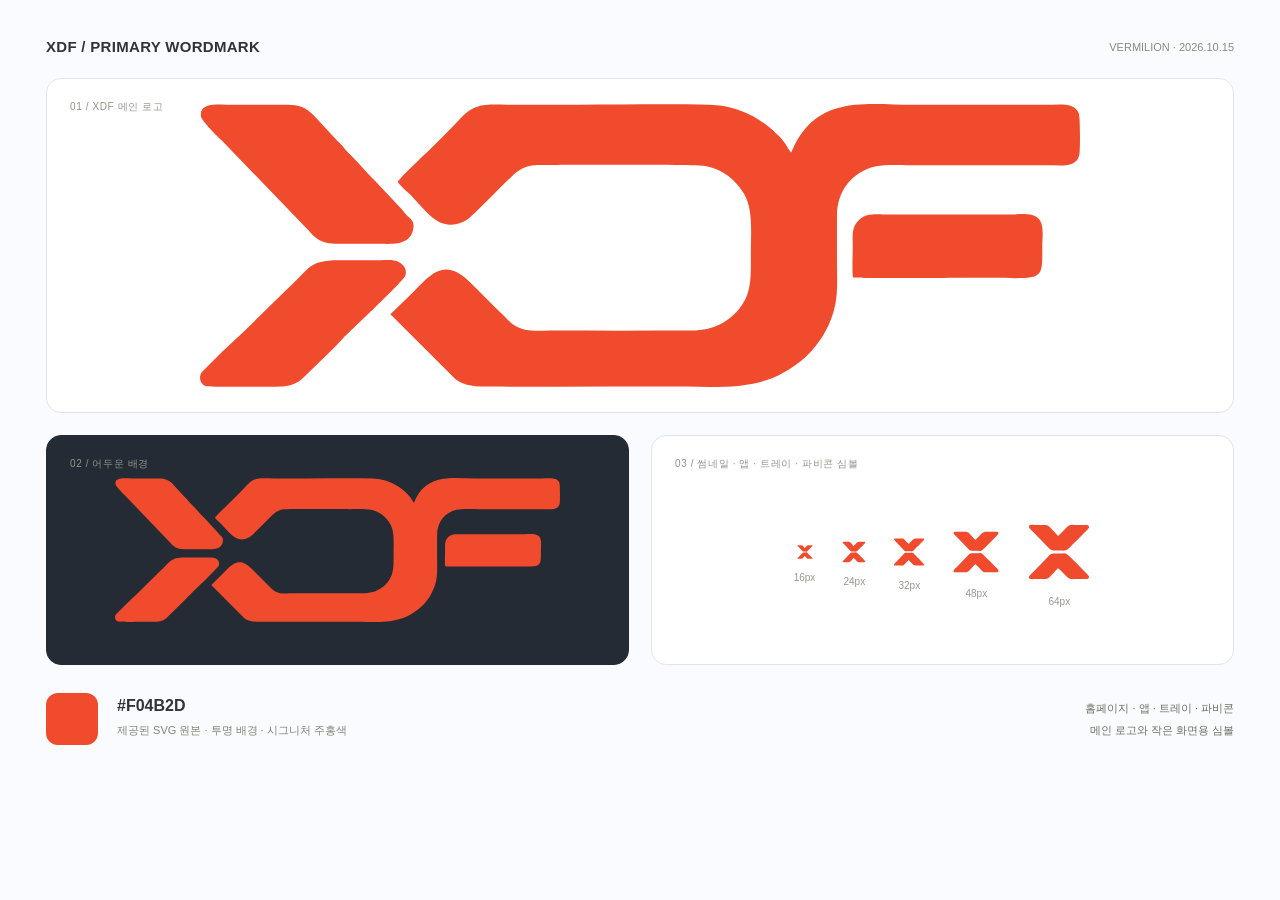
<file: assets/xdf-logo-preview.html>
<!doctype html><html lang="ko"><head><meta charset="utf-8"><meta name="viewport" content="width=device-width,initial-scale=1"><title>XDF 로고 미리보기</title><style>
    *{box-sizing:border-box}body{margin:0;padding:38px 46px;background:#fafbfe;color:#30343a;font-family:'Segoe UI','Malgun Gothic',sans-serif}header{display:flex;align-items:center;justify-content:space-between;margin-bottom:23px}header h1{font-size:15px;letter-spacing:.02em;font-weight:550;margin:0}header span{font-size:11px;color:#898b80}
    .panel{border:1px solid #dfe5ef;border-radius:15px;position:relative;background:#fff}.label{position:absolute;left:23px;top:21px;color:#919488;font-size:10px;letter-spacing:.06em}.primary{height:335px;display:flex;align-items:center;justify-content:center;padding:45px}.primary img{width:880px;max-width:100%;height:auto}.row{display:grid;grid-template-columns:1fr 1fr;gap:22px;margin-top:22px}.dark{height:230px;background:#252b35;border-color:#252b35;display:flex;align-items:center;justify-content:center;padding:48px}.dark img{width:445px;max-width:100%;height:auto}.icons{height:230px;display:flex;align-items:center;justify-content:center;gap:27px;padding:48px 27px 22px}.icons figure{text-align:center;margin:0;font-size:10px;color:#96998d}.icons img{display:block;margin:0 auto 12px}
    footer{display:flex;gap:19px;align-items:center;margin-top:28px}.color{width:52px;height:52px;border-radius:12px;background:#f04b2d;flex-shrink:0}footer strong{font-weight:550;font-size:16px}footer p{font-size:11px;color:#808577;line-height:1.9;margin:5px 0 0}.usage{margin-left:auto;font-size:11px;line-height:2;color:#6b7061;text-align:right}
    @media(max-width:780px){body{padding:24px}.primary{height:235px;padding:28px}.row{grid-template-columns:1fr}.usage{display:none}header span{display:none}}
  </style></head><body><header><h1>XDF / PRIMARY WORDMARK</h1><span>VERMILION · 2026.10.15</span></header><main><section class="panel primary"><span class="label">01 / XDF 메인 로고</span><img src="xdf-wordmark.svg" alt="XDF"></section><div class="row"><section class="panel dark"><span class="label">02 / 어두운 배경</span><img src="xdf-wordmark.svg" alt="XDF"></section><section class="panel icons"><span class="label">03 / 썸네일 · 앱 · 트레이 · 파비콘 심볼</span><figure><img src="xdf-mark.svg" width="16" height="16" alt="XDF 심볼">16px</figure><figure><img src="xdf-mark.svg" width="24" height="24" alt="XDF 심볼">24px</figure><figure><img src="xdf-mark.svg" width="32" height="32" alt="XDF 심볼">32px</figure><figure><img src="xdf-mark.svg" width="48" height="48" alt="XDF 심볼">48px</figure><figure><img src="xdf-mark.svg" width="64" height="64" alt="XDF 심볼">64px</figure></section></div></main><footer><div class="color"></div><div><strong>#F04B2D</strong><p>제공된 SVG 원본 · 투명 배경 · 시그니처 주홍색</p></div><div class="usage">홈페이지 · 앱 · 트레이 · 파비콘<br>메인 로고와 작은 화면용 심볼</div></footer></body></html>
</file>
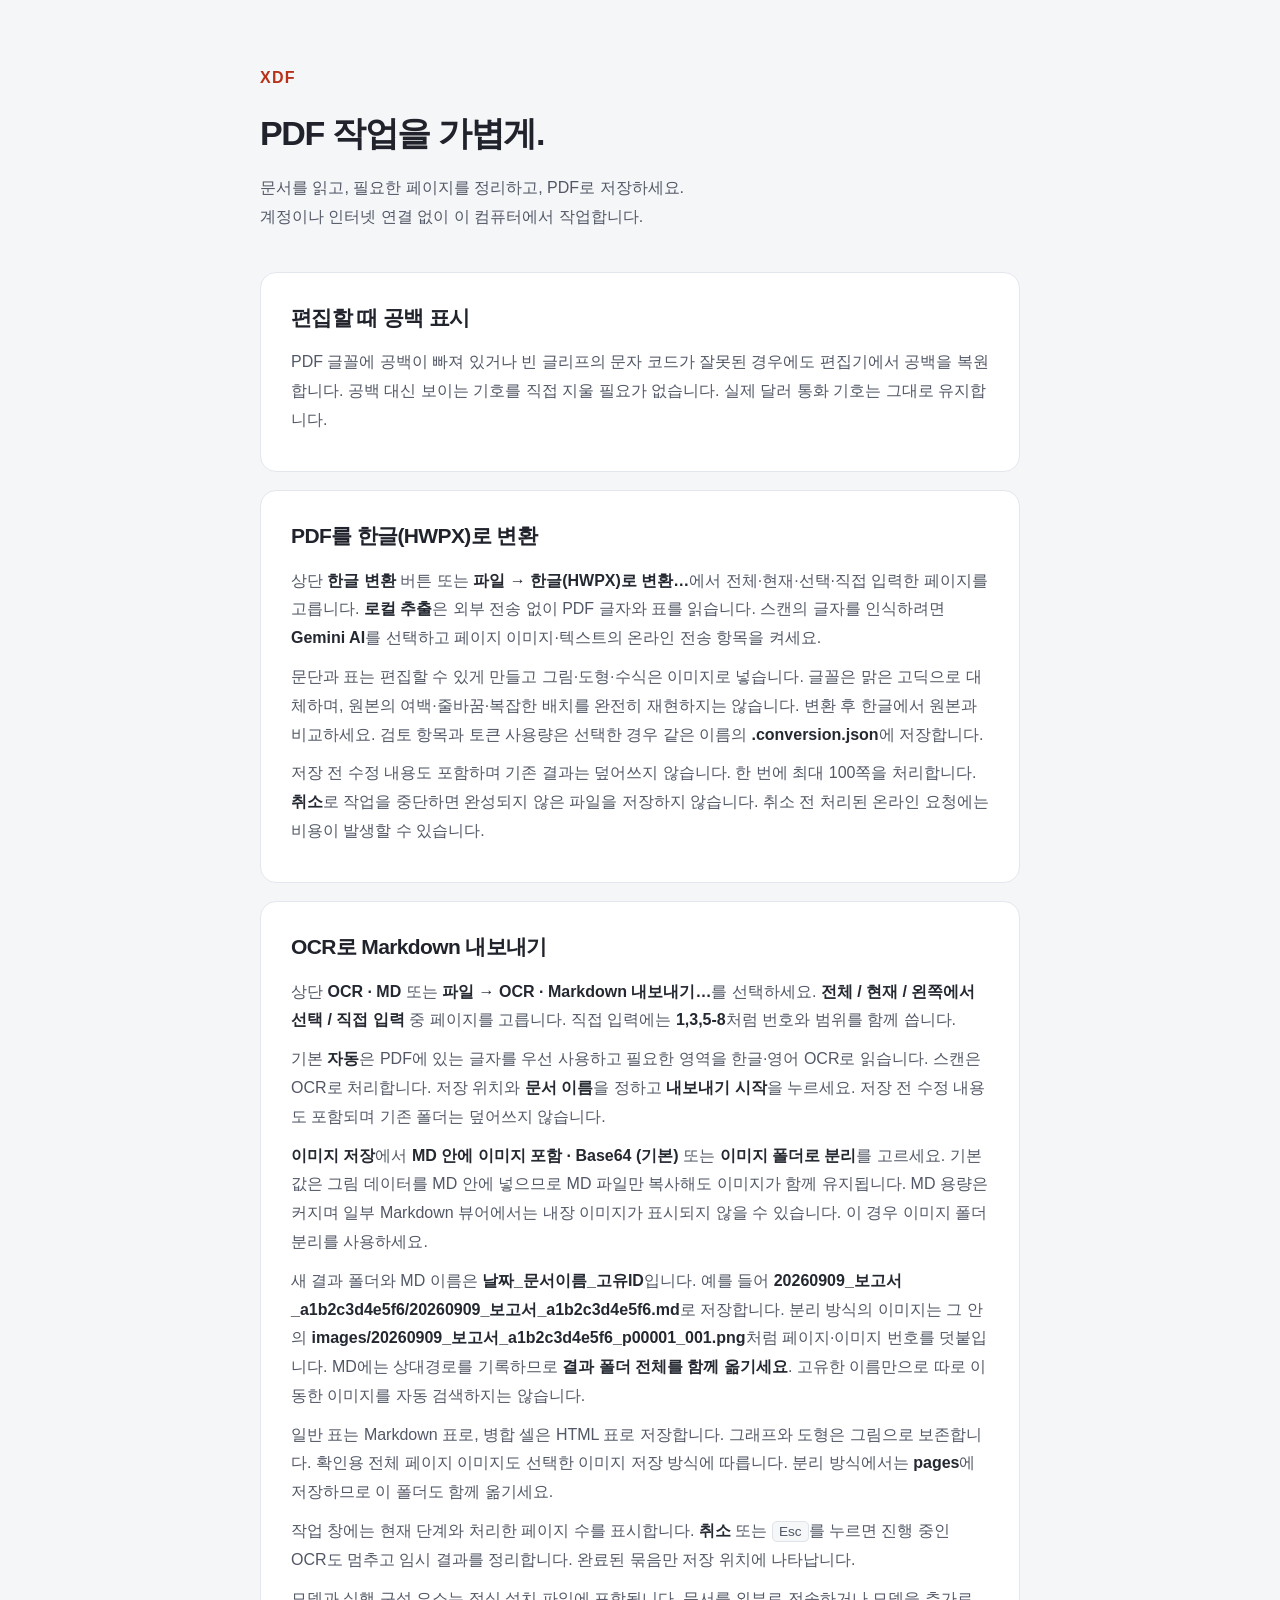
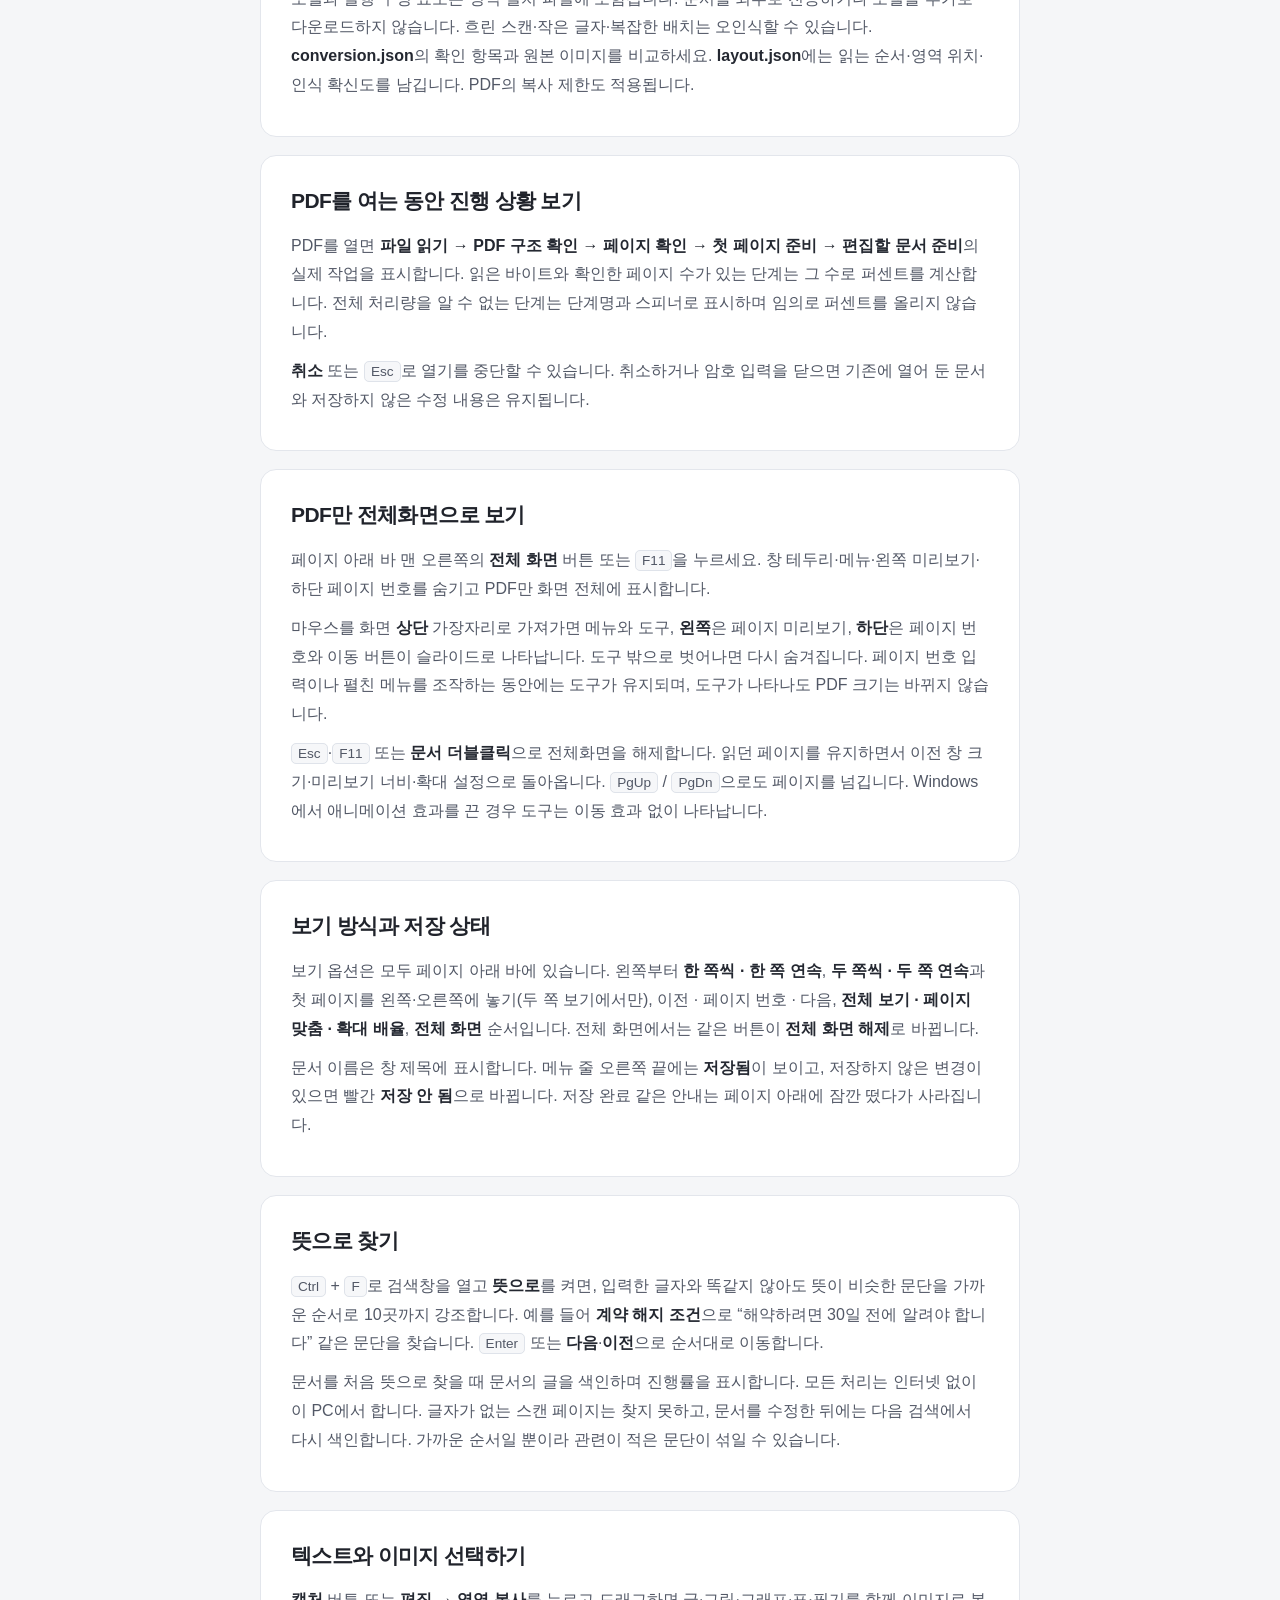
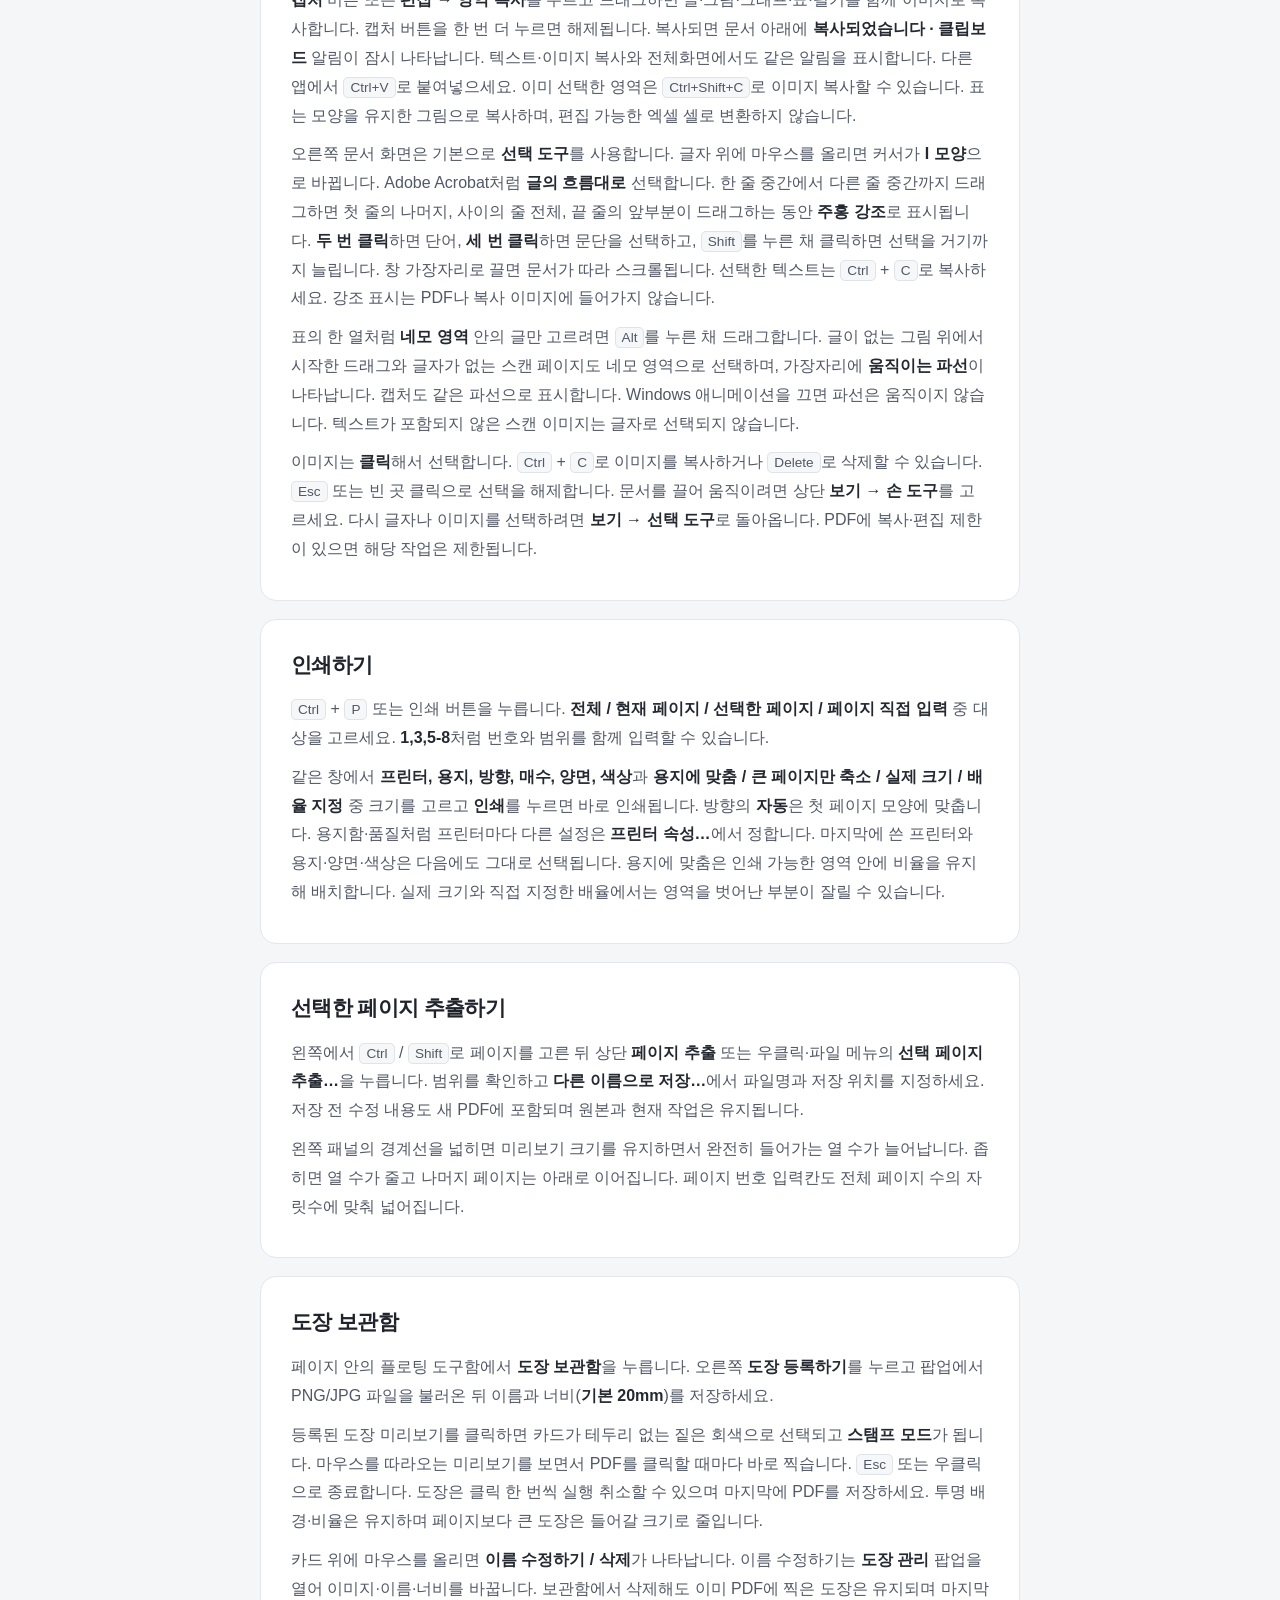
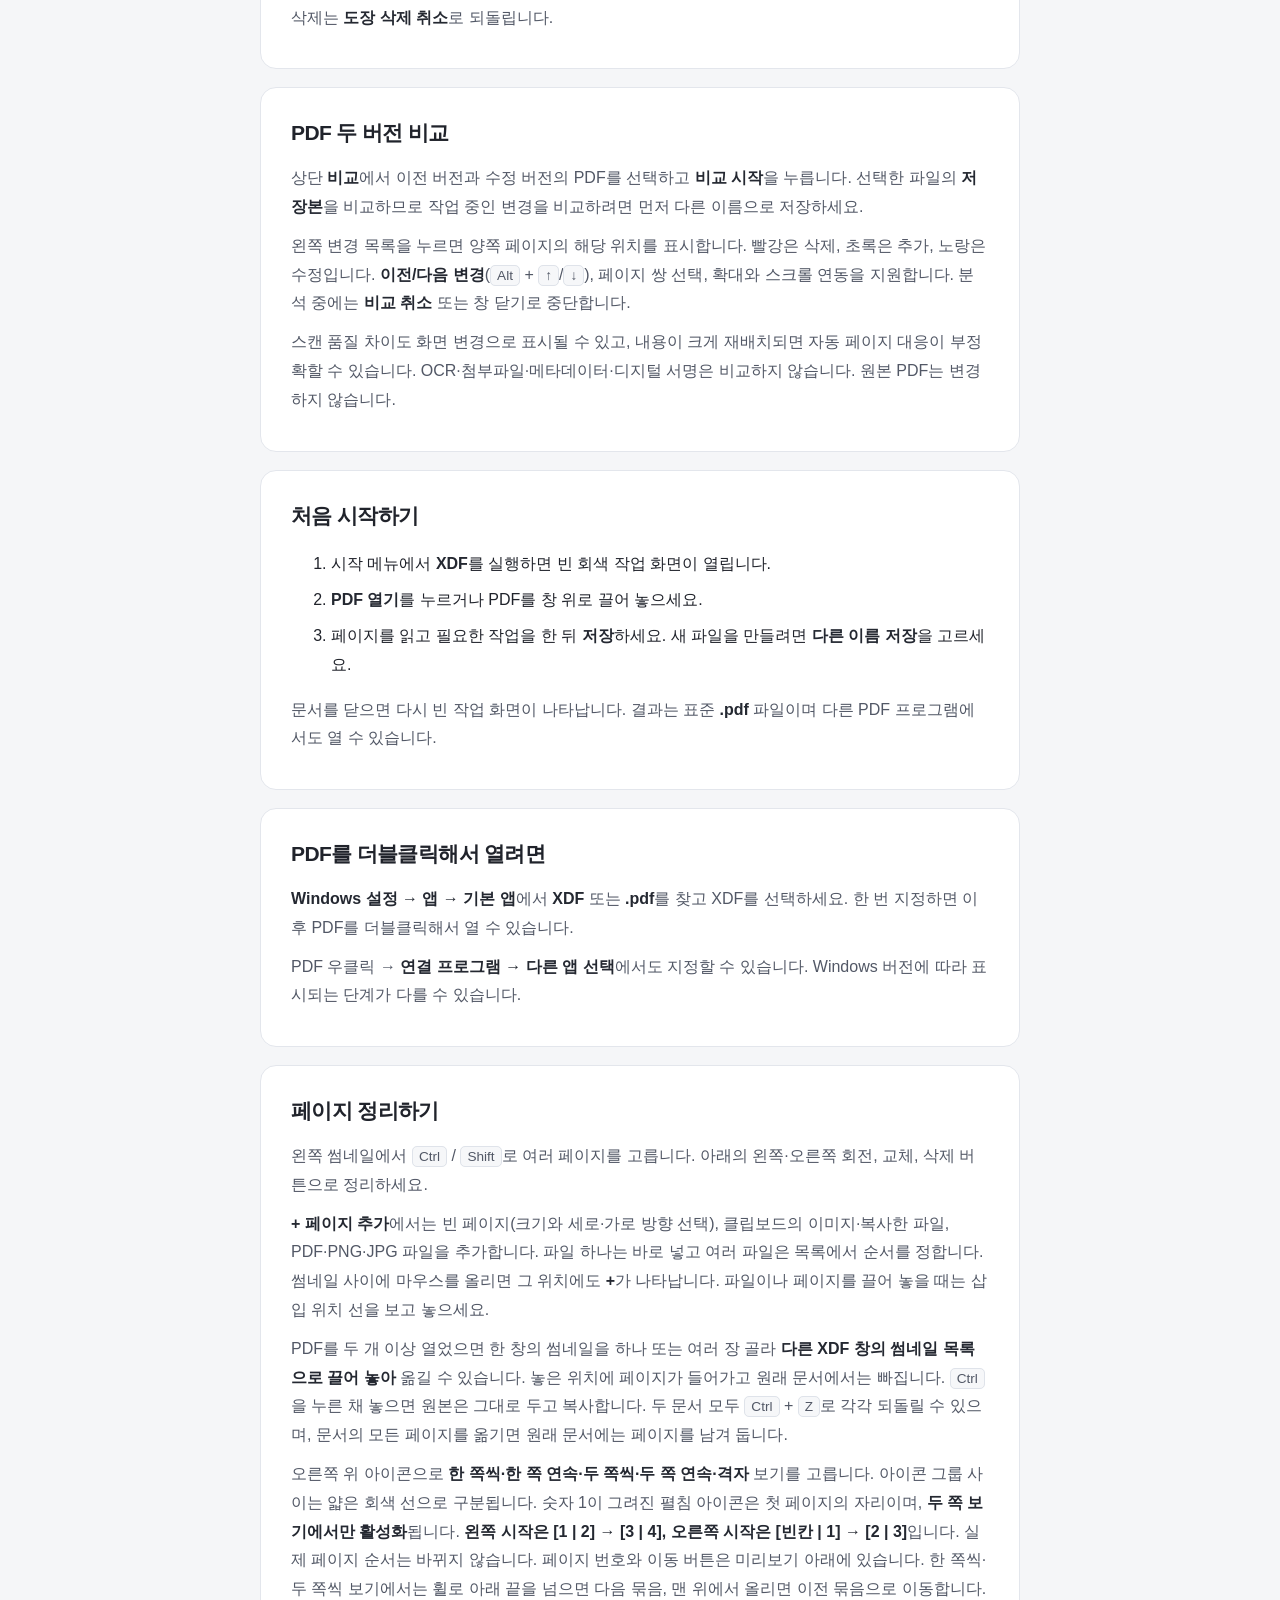
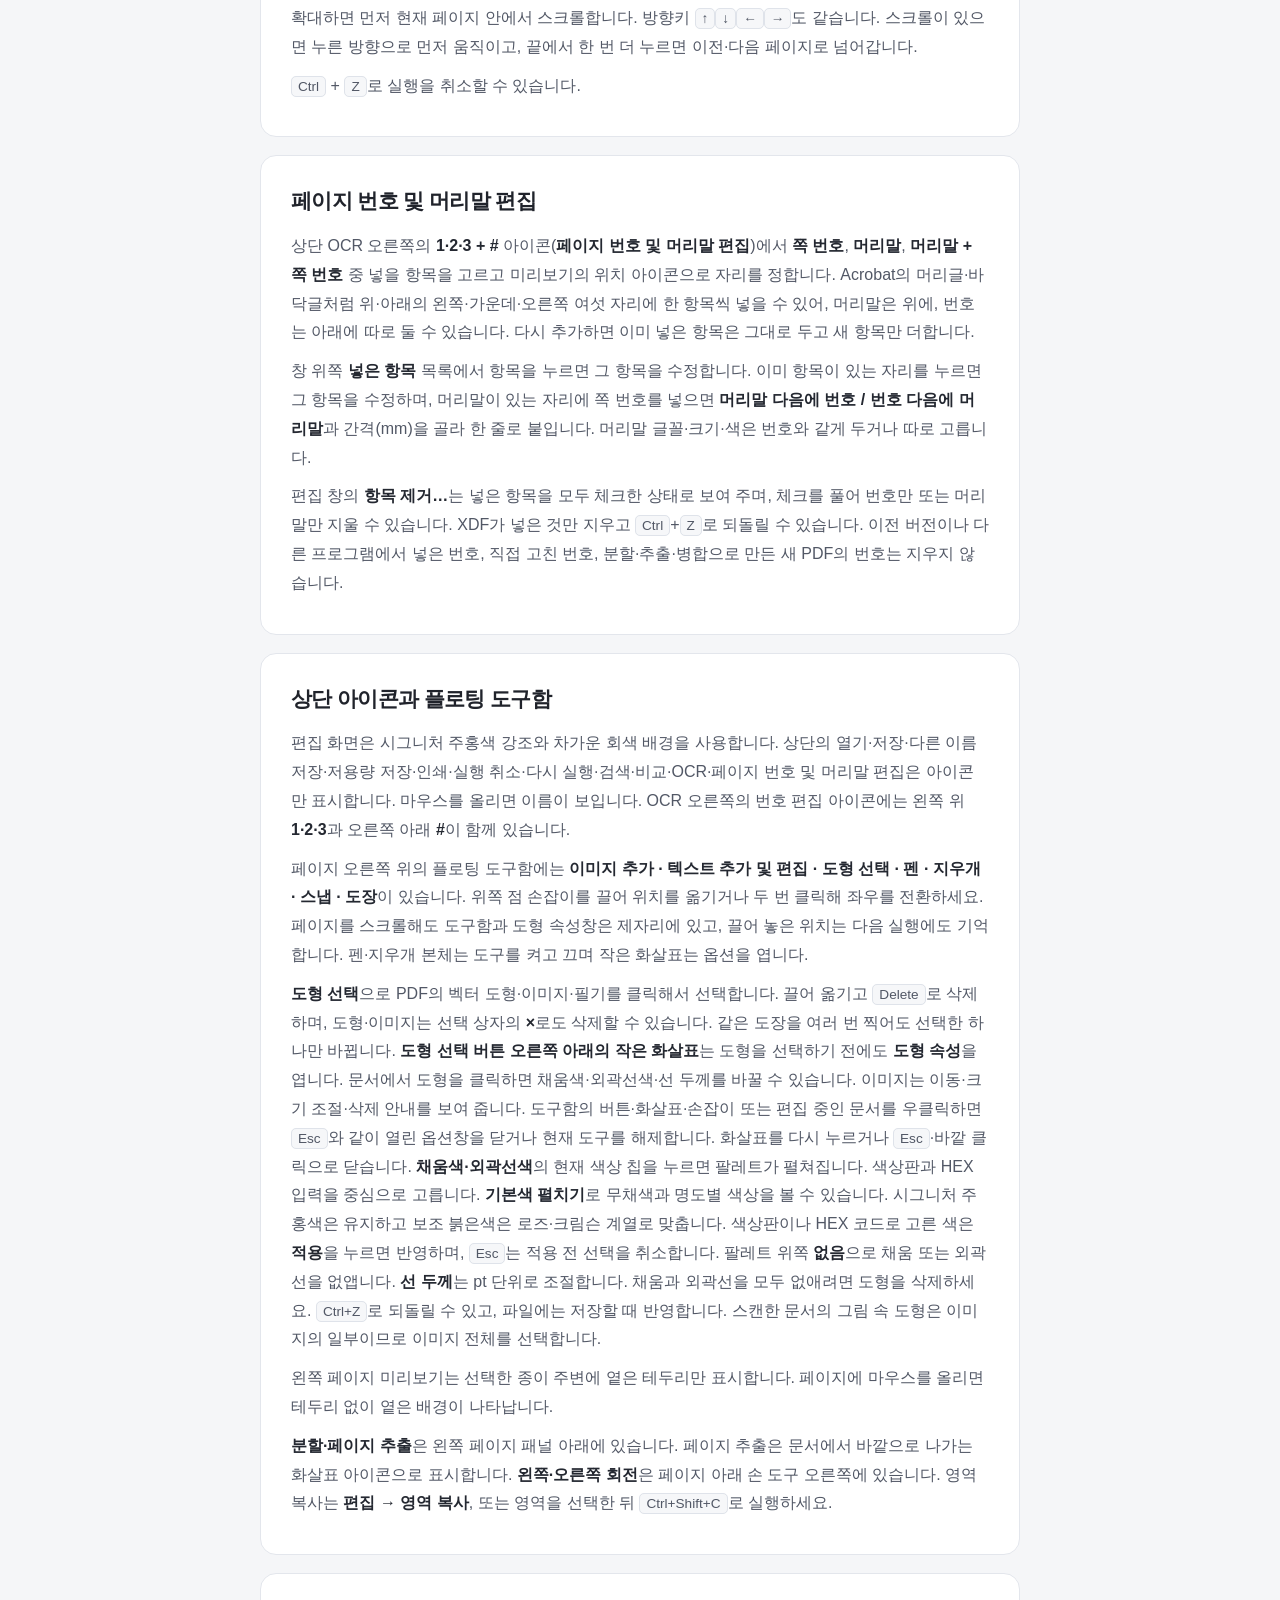
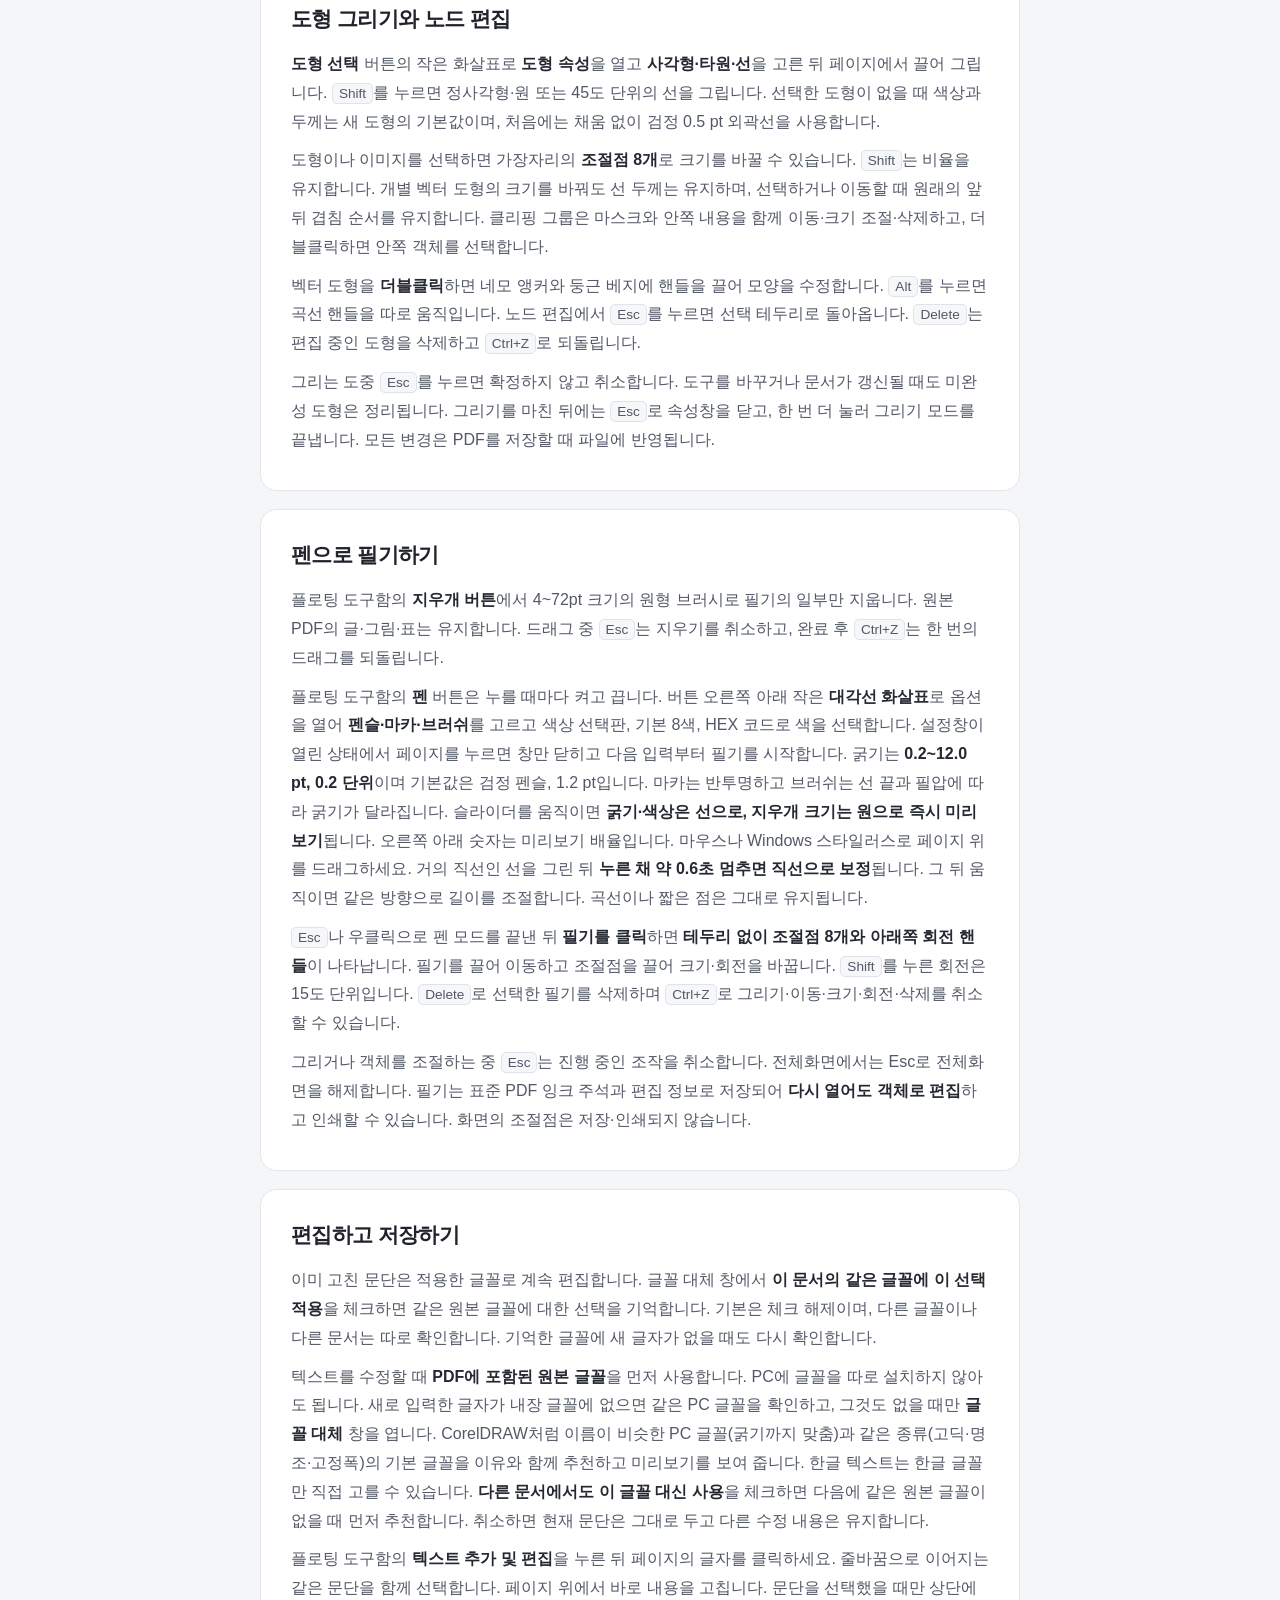
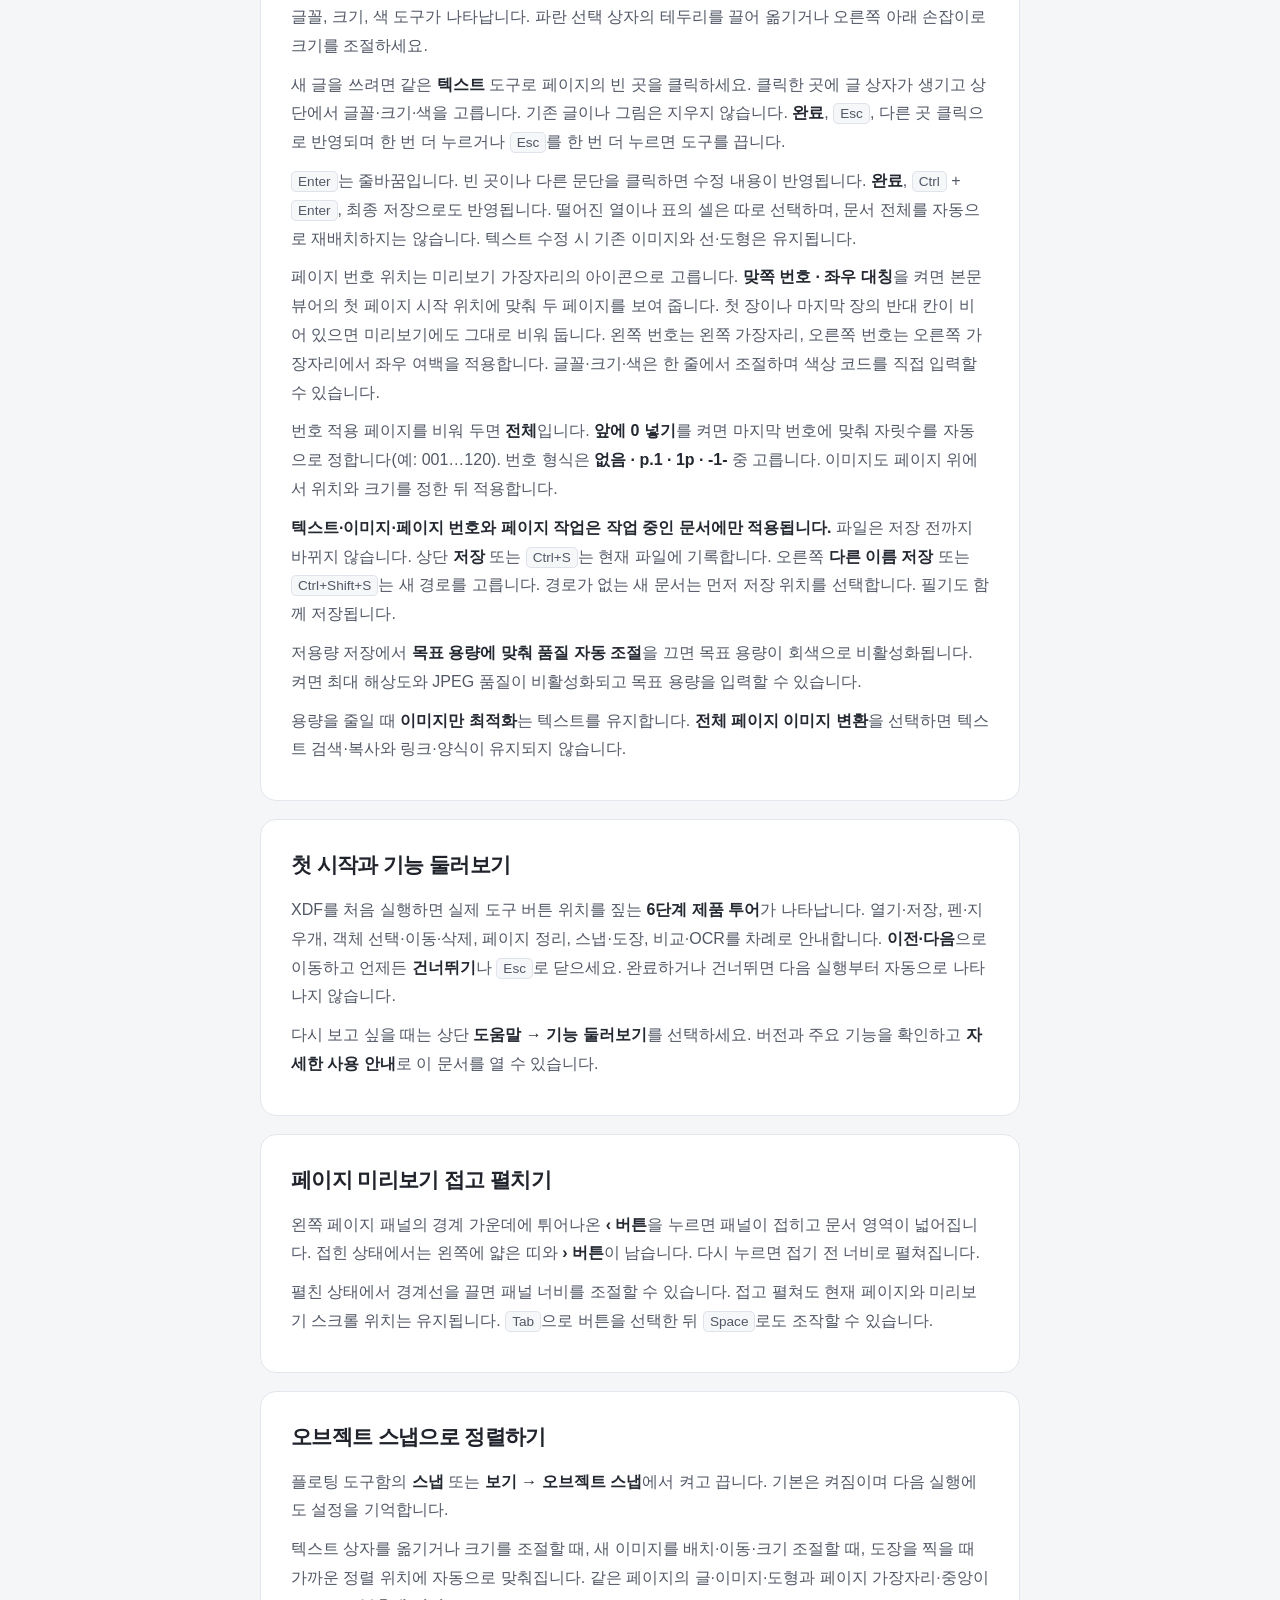
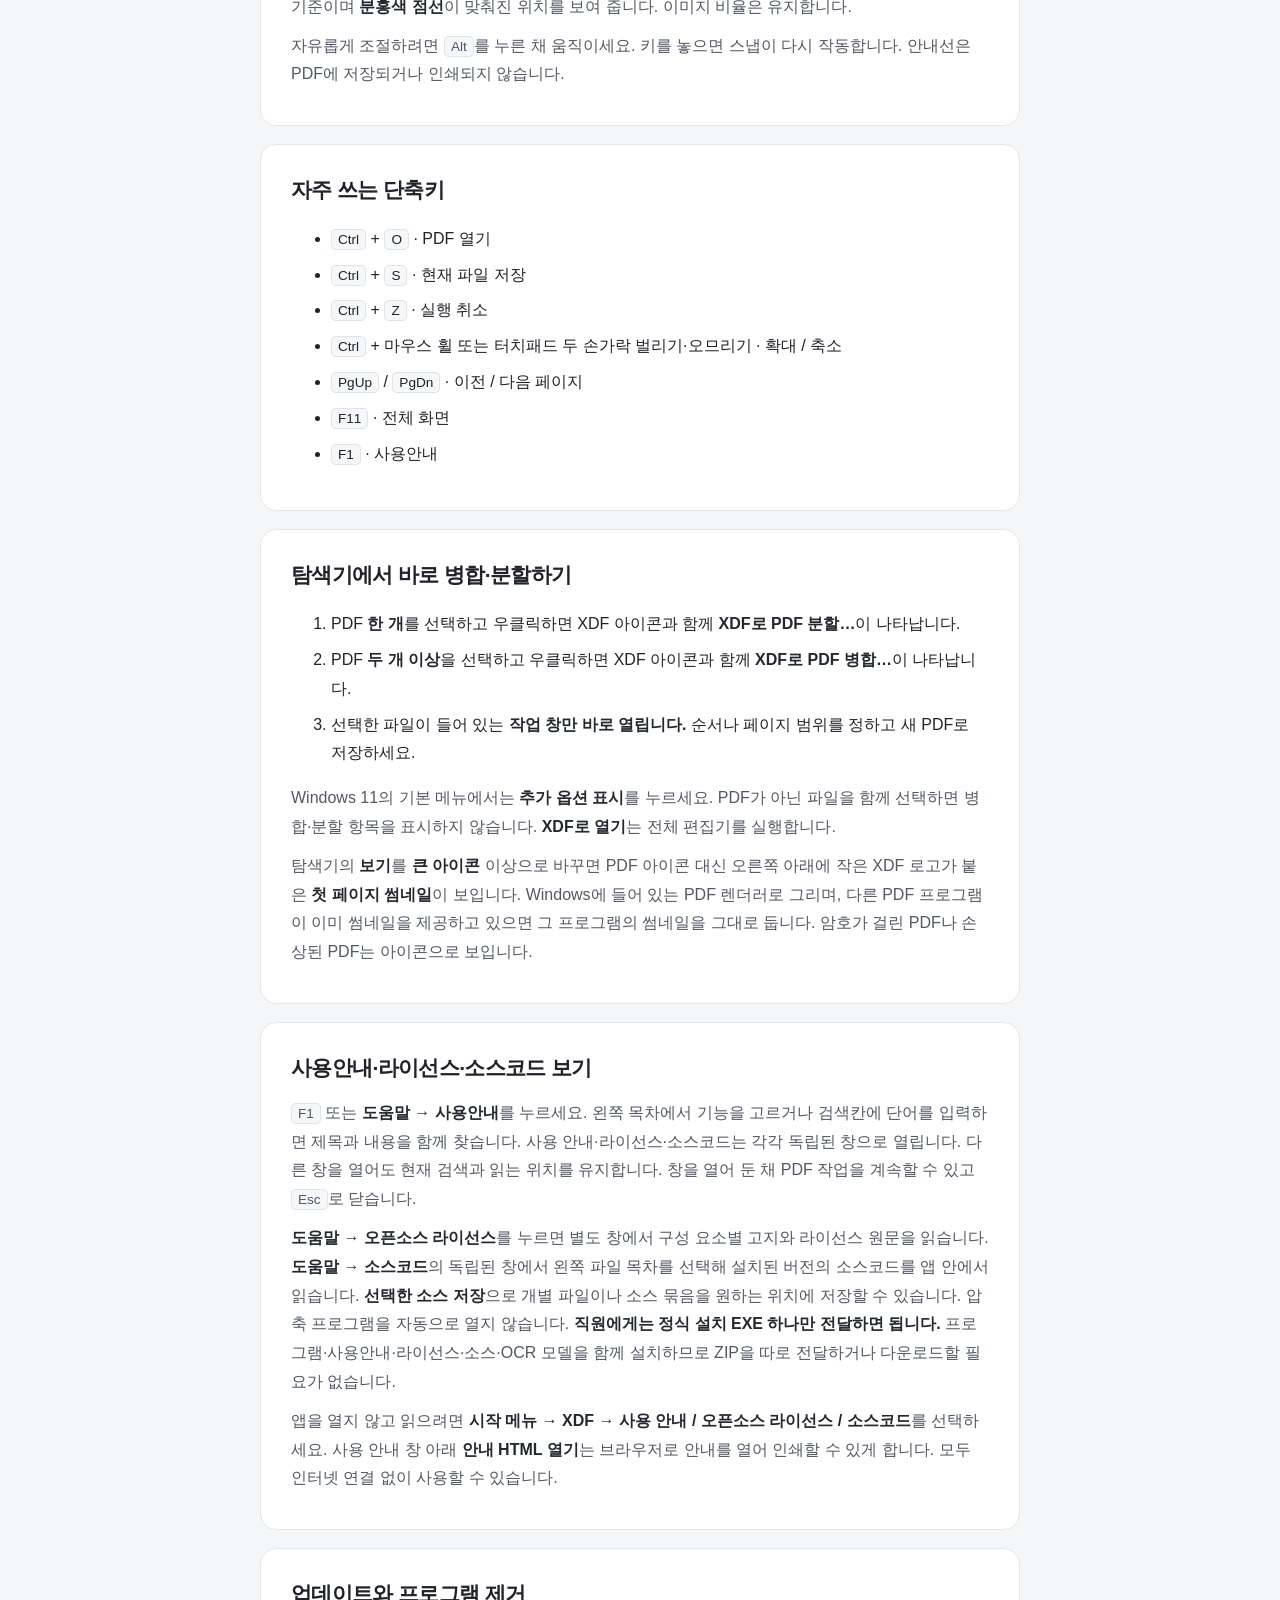
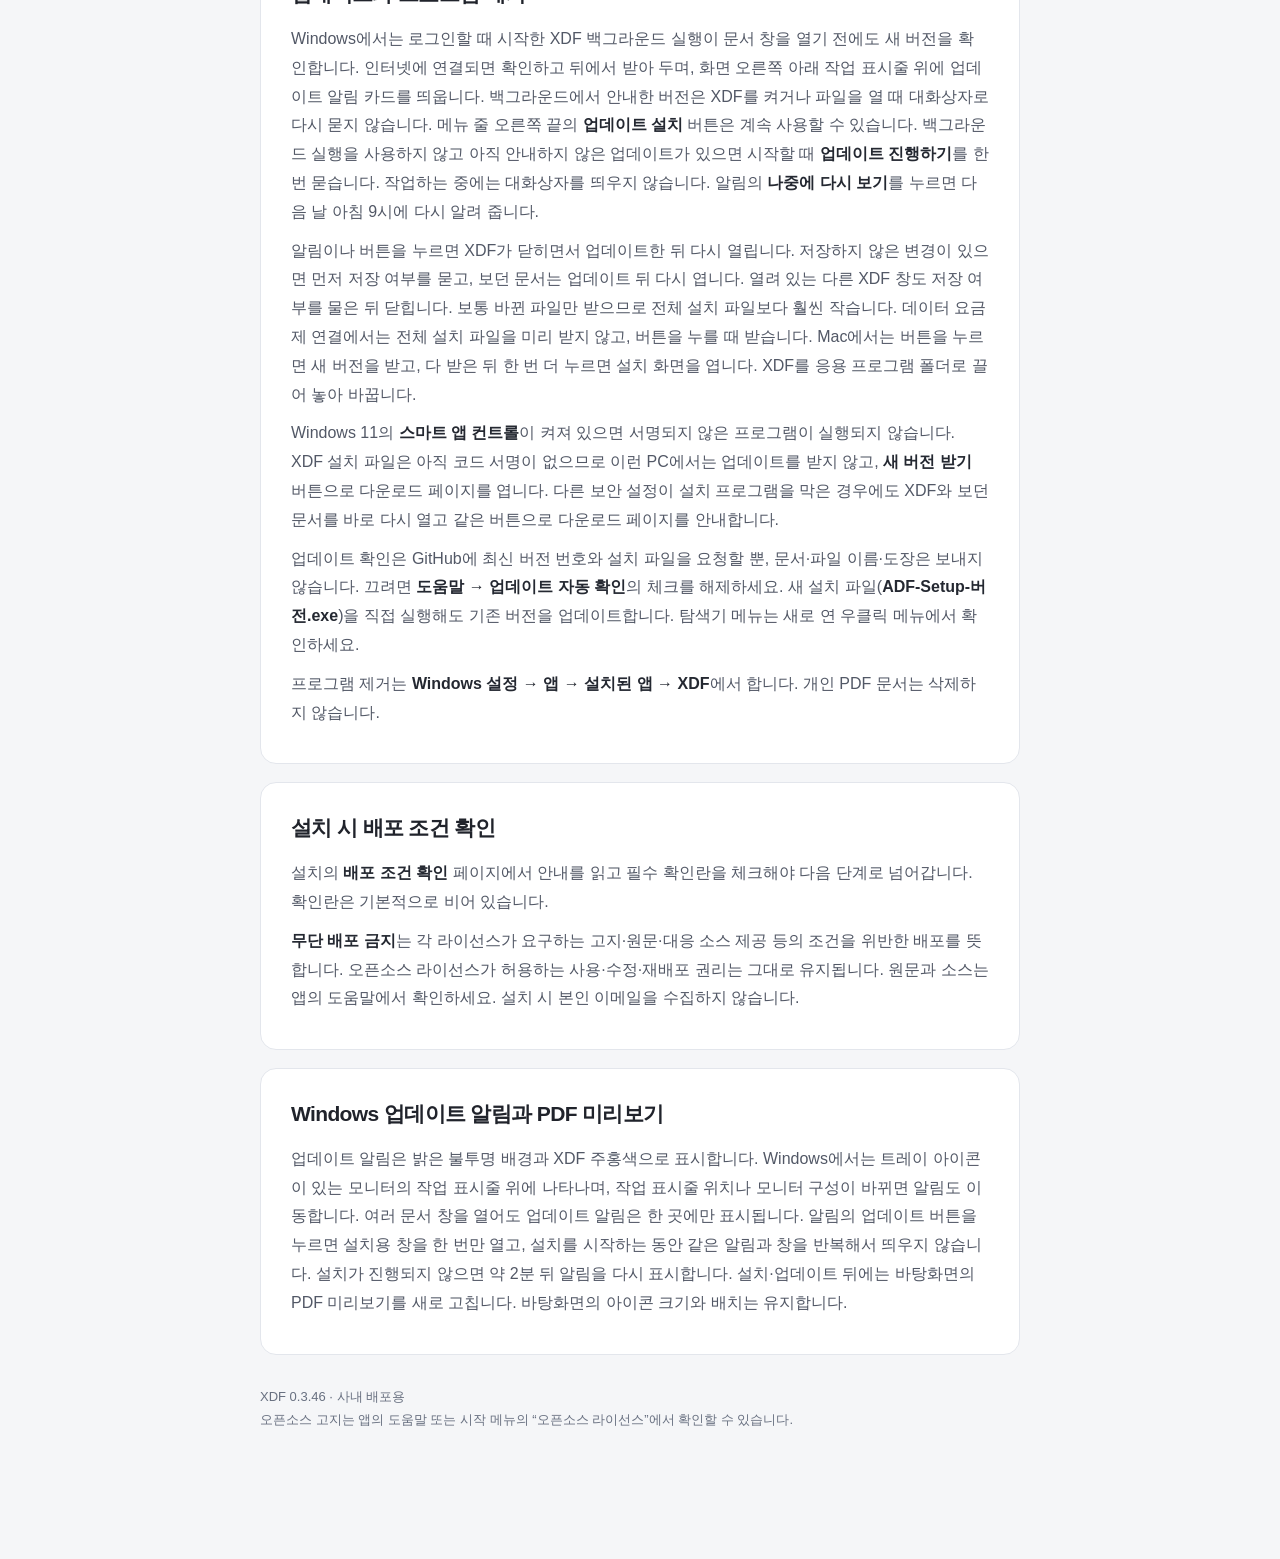
<file: docs/사용안내.html>
<!doctype html>
<html lang="ko">
<meta charset="utf-8">
<meta name="viewport" content="width=device-width, initial-scale=1">
<title>XDF 사용 안내</title>
<style>
:root{color-scheme:light;font-family:"Segoe UI","Malgun Gothic",sans-serif;color:#20232b;background:#f5f6f8}a{color:#b8321a;text-decoration:underline}body{max-width:760px;margin:64px auto;padding:0 24px 64px;line-height:1.8}header{margin-bottom:40px}.mark{font-weight:750;font-size:16px;color:#b8321a;letter-spacing:.08em}h1{font-size:34px;letter-spacing:-.04em;margin:10px 0}h2{font-size:21px;letter-spacing:-.03em;margin:0 0 12px}p{margin:10px 0;color:#525866}section{padding:26px 30px;margin:18px 0;background:white;border:1px solid #e3e6ec;border-radius:16px}li{margin:7px 0}kbd{font:inherit;font-size:.85em;padding:2px 6px;border:1px solid #dfe3ea;border-radius:5px;background:#f6f7f9}strong{color:#242831}small{color:#687080}footer{margin-top:30px;font-size:13px;color:#687080}@media(max-width:600px){body{margin-top:30px}section{padding:20px}h1{font-size:28px}}
</style>
<header><div class="mark">XDF</div><h1>PDF 작업을 가볍게.</h1><p>문서를 읽고, 필요한 페이지를 정리하고, PDF로 저장하세요.<br>계정이나 인터넷 연결 없이 이 컴퓨터에서 작업합니다.</p></header>
<section><h2>편집할 때 공백 표시</h2><p>PDF 글꼴에 공백이 빠져 있거나 빈 글리프의 문자 코드가 잘못된 경우에도 편집기에서 공백을 복원합니다. 공백 대신 보이는 기호를 직접 지울 필요가 없습니다. 실제 달러 통화 기호는 그대로 유지합니다.</p></section>
<section><h2>PDF를 한글(HWPX)로 변환</h2><p>상단 <strong>한글 변환</strong> 버튼 또는 <strong>파일 → 한글(HWPX)로 변환…</strong>에서 전체·현재·선택·직접 입력한 페이지를 고릅니다. <strong>로컬 추출</strong>은 외부 전송 없이 PDF 글자와 표를 읽습니다. 스캔의 글자를 인식하려면 <strong>Gemini AI</strong>를 선택하고 페이지 이미지·텍스트의 온라인 전송 항목을 켜세요.</p><p>문단과 표는 편집할 수 있게 만들고 그림·도형·수식은 이미지로 넣습니다. 글꼴은 맑은 고딕으로 대체하며, 원본의 여백·줄바꿈·복잡한 배치를 완전히 재현하지는 않습니다. 변환 후 한글에서 원본과 비교하세요. 검토 항목과 토큰 사용량은 선택한 경우 같은 이름의 <strong>.conversion.json</strong>에 저장합니다.</p><p>저장 전 수정 내용도 포함하며 기존 결과는 덮어쓰지 않습니다. 한 번에 최대 100쪽을 처리합니다. <strong>취소</strong>로 작업을 중단하면 완성되지 않은 파일을 저장하지 않습니다. 취소 전 처리된 온라인 요청에는 비용이 발생할 수 있습니다.</p></section>
<section><h2>OCR로 Markdown 내보내기</h2><p>상단 <strong>OCR · MD</strong> 또는 <strong>파일 → OCR · Markdown 내보내기…</strong>를 선택하세요. <strong>전체 / 현재 / 왼쪽에서 선택 / 직접 입력</strong> 중 페이지를 고릅니다. 직접 입력에는 <strong>1,3,5-8</strong>처럼 번호와 범위를 함께 씁니다.</p><p>기본 <strong>자동</strong>은 PDF에 있는 글자를 우선 사용하고 필요한 영역을 한글·영어 OCR로 읽습니다. 스캔은 OCR로 처리합니다. 저장 위치와 <strong>문서 이름</strong>을 정하고 <strong>내보내기 시작</strong>을 누르세요. 저장 전 수정 내용도 포함되며 기존 폴더는 덮어쓰지 않습니다.</p><p><strong>이미지 저장</strong>에서 <strong>MD 안에 이미지 포함 · Base64 (기본)</strong> 또는 <strong>이미지 폴더로 분리</strong>를 고르세요. 기본값은 그림 데이터를 MD 안에 넣으므로 MD 파일만 복사해도 이미지가 함께 유지됩니다. MD 용량은 커지며 일부 Markdown 뷰어에서는 내장 이미지가 표시되지 않을 수 있습니다. 이 경우 이미지 폴더 분리를 사용하세요.</p><p>새 결과 폴더와 MD 이름은 <strong>날짜_문서이름_고유ID</strong>입니다. 예를 들어 <strong>20260909_보고서_a1b2c3d4e5f6/20260909_보고서_a1b2c3d4e5f6.md</strong>로 저장합니다. 분리 방식의 이미지는 그 안의 <strong>images/20260909_보고서_a1b2c3d4e5f6_p00001_001.png</strong>처럼 페이지·이미지 번호를 덧붙입니다. MD에는 상대경로를 기록하므로 <strong>결과 폴더 전체를 함께 옮기세요</strong>. 고유한 이름만으로 따로 이동한 이미지를 자동 검색하지는 않습니다.</p><p>일반 표는 Markdown 표로, 병합 셀은 HTML 표로 저장합니다. 그래프와 도형은 그림으로 보존합니다. 확인용 전체 페이지 이미지도 선택한 이미지 저장 방식에 따릅니다. 분리 방식에서는 <strong>pages</strong>에 저장하므로 이 폴더도 함께 옮기세요.</p><p>작업 창에는 현재 단계와 처리한 페이지 수를 표시합니다. <strong>취소</strong> 또는 <kbd>Esc</kbd>를 누르면 진행 중인 OCR도 멈추고 임시 결과를 정리합니다. 완료된 묶음만 저장 위치에 나타납니다.</p><p>모델과 실행 구성 요소는 정식 설치 파일에 포함됩니다. 문서를 외부로 전송하거나 모델을 추가로 다운로드하지 않습니다. 흐린 스캔·작은 글자·복잡한 배치는 오인식할 수 있습니다. <strong>conversion.json</strong>의 확인 항목과 원본 이미지를 비교하세요. <strong>layout.json</strong>에는 읽는 순서·영역 위치·인식 확신도를 남깁니다. PDF의 복사 제한도 적용됩니다.</p></section>
<section><h2>PDF를 여는 동안 진행 상황 보기</h2><p>PDF를 열면 <strong>파일 읽기 → PDF 구조 확인 → 페이지 확인 → 첫 페이지 준비 → 편집할 문서 준비</strong>의 실제 작업을 표시합니다. 읽은 바이트와 확인한 페이지 수가 있는 단계는 그 수로 퍼센트를 계산합니다. 전체 처리량을 알 수 없는 단계는 단계명과 스피너로 표시하며 임의로 퍼센트를 올리지 않습니다.</p><p><strong>취소</strong> 또는 <kbd>Esc</kbd>로 열기를 중단할 수 있습니다. 취소하거나 암호 입력을 닫으면 기존에 열어 둔 문서와 저장하지 않은 수정 내용은 유지됩니다.</p></section>
<section><h2>PDF만 전체화면으로 보기</h2><p>페이지 아래 바 맨 오른쪽의 <strong>전체 화면</strong> 버튼 또는 <kbd>F11</kbd>을 누르세요. 창 테두리·메뉴·왼쪽 미리보기·하단 페이지 번호를 숨기고 PDF만 화면 전체에 표시합니다.</p><p>마우스를 화면 <strong>상단</strong> 가장자리로 가져가면 메뉴와 도구, <strong>왼쪽</strong>은 페이지 미리보기, <strong>하단</strong>은 페이지 번호와 이동 버튼이 슬라이드로 나타납니다. 도구 밖으로 벗어나면 다시 숨겨집니다. 페이지 번호 입력이나 펼친 메뉴를 조작하는 동안에는 도구가 유지되며, 도구가 나타나도 PDF 크기는 바뀌지 않습니다.</p><p><kbd>Esc</kbd>·<kbd>F11</kbd> 또는 <strong>문서 더블클릭</strong>으로 전체화면을 해제합니다. 읽던 페이지를 유지하면서 이전 창 크기·미리보기 너비·확대 설정으로 돌아옵니다. <kbd>PgUp</kbd> / <kbd>PgDn</kbd>으로도 페이지를 넘깁니다. Windows에서 애니메이션 효과를 끈 경우 도구는 이동 효과 없이 나타납니다.</p></section>
<section><h2>보기 방식과 저장 상태</h2><p>보기 옵션은 모두 페이지 아래 바에 있습니다. 왼쪽부터 <strong>한 쪽씩 · 한 쪽 연속</strong>, <strong>두 쪽씩 · 두 쪽 연속</strong>과 첫 페이지를 왼쪽·오른쪽에 놓기(두 쪽 보기에서만), 이전 · 페이지 번호 · 다음, <strong>전체 보기 · 페이지 맞춤 · 확대 배율</strong>, <strong>전체 화면</strong> 순서입니다. 전체 화면에서는 같은 버튼이 <strong>전체 화면 해제</strong>로 바뀝니다.</p><p>문서 이름은 창 제목에 표시합니다. 메뉴 줄 오른쪽 끝에는 <strong>저장됨</strong>이 보이고, 저장하지 않은 변경이 있으면 빨간 <strong>저장 안 됨</strong>으로 바뀝니다. 저장 완료 같은 안내는 페이지 아래에 잠깐 떴다가 사라집니다.</p></section>
<section><h2>뜻으로 찾기</h2><p><kbd>Ctrl</kbd> + <kbd>F</kbd>로 검색창을 열고 <strong>뜻으로</strong>를 켜면, 입력한 글자와 똑같지 않아도 뜻이 비슷한 문단을 가까운 순서로 10곳까지 강조합니다. 예를 들어 <strong>계약 해지 조건</strong>으로 “해약하려면 30일 전에 알려야 합니다” 같은 문단을 찾습니다. <kbd>Enter</kbd> 또는 <strong>다음</strong>·<strong>이전</strong>으로 순서대로 이동합니다.</p><p>문서를 처음 뜻으로 찾을 때 문서의 글을 색인하며 진행률을 표시합니다. 모든 처리는 인터넷 없이 이 PC에서 합니다. 글자가 없는 스캔 페이지는 찾지 못하고, 문서를 수정한 뒤에는 다음 검색에서 다시 색인합니다. 가까운 순서일 뿐이라 관련이 적은 문단이 섞일 수 있습니다.</p></section><section><h2>텍스트와 이미지 선택하기</h2><p><strong>캡처</strong> 버튼 또는 <strong>편집 → 영역 복사</strong>를 누르고 드래그하면 글·그림·그래프·표·필기를 함께 이미지로 복사합니다. 캡처 버튼을 한 번 더 누르면 해제됩니다. 복사되면 문서 아래에 <strong>복사되었습니다 · 클립보드</strong> 알림이 잠시 나타납니다. 텍스트·이미지 복사와 전체화면에서도 같은 알림을 표시합니다. 다른 앱에서 <kbd>Ctrl+V</kbd>로 붙여넣으세요. 이미 선택한 영역은 <kbd>Ctrl+Shift+C</kbd>로 이미지 복사할 수 있습니다. 표는 모양을 유지한 그림으로 복사하며, 편집 가능한 엑셀 셀로 변환하지 않습니다.</p><p>오른쪽 문서 화면은 기본으로 <strong>선택 도구</strong>를 사용합니다. 글자 위에 마우스를 올리면 커서가 <strong>I 모양</strong>으로 바뀝니다. Adobe Acrobat처럼 <strong>글의 흐름대로</strong> 선택합니다. 한 줄 중간에서 다른 줄 중간까지 드래그하면 첫 줄의 나머지, 사이의 줄 전체, 끝 줄의 앞부분이 드래그하는 동안 <strong>주홍 강조</strong>로 표시됩니다. <strong>두 번 클릭</strong>하면 단어, <strong>세 번 클릭</strong>하면 문단을 선택하고, <kbd>Shift</kbd>를 누른 채 클릭하면 선택을 거기까지 늘립니다. 창 가장자리로 끌면 문서가 따라 스크롤됩니다. 선택한 텍스트는 <kbd>Ctrl</kbd> + <kbd>C</kbd>로 복사하세요. 강조 표시는 PDF나 복사 이미지에 들어가지 않습니다.</p><p>표의 한 열처럼 <strong>네모 영역</strong> 안의 글만 고르려면 <kbd>Alt</kbd>를 누른 채 드래그합니다. 글이 없는 그림 위에서 시작한 드래그와 글자가 없는 스캔 페이지도 네모 영역으로 선택하며, 가장자리에 <strong>움직이는 파선</strong>이 나타납니다. 캡처도 같은 파선으로 표시합니다. Windows 애니메이션을 끄면 파선은 움직이지 않습니다. 텍스트가 포함되지 않은 스캔 이미지는 글자로 선택되지 않습니다.</p><p>이미지는 <strong>클릭</strong>해서 선택합니다. <kbd>Ctrl</kbd> + <kbd>C</kbd>로 이미지를 복사하거나 <kbd>Delete</kbd>로 삭제할 수 있습니다. <kbd>Esc</kbd> 또는 빈 곳 클릭으로 선택을 해제합니다. 문서를 끌어 움직이려면 상단 <strong>보기 → 손 도구</strong>를 고르세요. 다시 글자나 이미지를 선택하려면 <strong>보기 → 선택 도구</strong>로 돌아옵니다. PDF에 복사·편집 제한이 있으면 해당 작업은 제한됩니다.</p></section>
<section><h2>인쇄하기</h2><p><kbd>Ctrl</kbd> + <kbd>P</kbd> 또는 인쇄 버튼을 누릅니다. <strong>전체 / 현재 페이지 / 선택한 페이지 / 페이지 직접 입력</strong> 중 대상을 고르세요. <strong>1,3,5-8</strong>처럼 번호와 범위를 함께 입력할 수 있습니다.</p><p>같은 창에서 <strong>프린터, 용지, 방향, 매수, 양면, 색상</strong>과 <strong>용지에 맞춤 / 큰 페이지만 축소 / 실제 크기 / 배율 지정</strong> 중 크기를 고르고 <strong>인쇄</strong>를 누르면 바로 인쇄됩니다. 방향의 <strong>자동</strong>은 첫 페이지 모양에 맞춥니다. 용지함·품질처럼 프린터마다 다른 설정은 <strong>프린터 속성…</strong>에서 정합니다. 마지막에 쓴 프린터와 용지·양면·색상은 다음에도 그대로 선택됩니다. 용지에 맞춤은 인쇄 가능한 영역 안에 비율을 유지해 배치합니다. 실제 크기와 직접 지정한 배율에서는 영역을 벗어난 부분이 잘릴 수 있습니다.</p></section>
<section><h2>선택한 페이지 추출하기</h2><p>왼쪽에서 <kbd>Ctrl</kbd> / <kbd>Shift</kbd>로 페이지를 고른 뒤 상단 <strong>페이지 추출</strong> 또는 우클릭·파일 메뉴의 <strong>선택 페이지 추출…</strong>을 누릅니다. 범위를 확인하고 <strong>다른 이름으로 저장…</strong>에서 파일명과 저장 위치를 지정하세요. 저장 전 수정 내용도 새 PDF에 포함되며 원본과 현재 작업은 유지됩니다.</p><p>왼쪽 패널의 경계선을 넓히면 미리보기 크기를 유지하면서 완전히 들어가는 열 수가 늘어납니다. 좁히면 열 수가 줄고 나머지 페이지는 아래로 이어집니다. 페이지 번호 입력칸도 전체 페이지 수의 자릿수에 맞춰 넓어집니다.</p></section>
<section><h2>도장 보관함</h2><p>페이지 안의 플로팅 도구함에서 <strong>도장 보관함</strong>을 누릅니다. 오른쪽 <strong>도장 등록하기</strong>를 누르고 팝업에서 PNG/JPG 파일을 불러온 뒤 이름과 너비(<strong>기본 20mm</strong>)를 저장하세요.</p><p>등록된 도장 미리보기를 클릭하면 카드가 테두리 없는 짙은 회색으로 선택되고 <strong>스탬프 모드</strong>가 됩니다. 마우스를 따라오는 미리보기를 보면서 PDF를 클릭할 때마다 바로 찍습니다. <kbd>Esc</kbd> 또는 우클릭으로 종료합니다. 도장은 클릭 한 번씩 실행 취소할 수 있으며 마지막에 PDF를 저장하세요. 투명 배경·비율은 유지하며 페이지보다 큰 도장은 들어갈 크기로 줄입니다.</p><p>카드 위에 마우스를 올리면 <strong>이름 수정하기 / 삭제</strong>가 나타납니다. 이름 수정하기는 <strong>도장 관리</strong> 팝업을 열어 이미지·이름·너비를 바꿉니다. 보관함에서 삭제해도 이미 PDF에 찍은 도장은 유지되며 마지막 삭제는 <strong>도장 삭제 취소</strong>로 되돌립니다.</p></section>
<section><h2>PDF 두 버전 비교</h2><p>상단 <strong>비교</strong>에서 이전 버전과 수정 버전의 PDF를 선택하고 <strong>비교 시작</strong>을 누릅니다. 선택한 파일의 <strong>저장본</strong>을 비교하므로 작업 중인 변경을 비교하려면 먼저 다른 이름으로 저장하세요.</p><p>왼쪽 변경 목록을 누르면 양쪽 페이지의 해당 위치를 표시합니다. 빨강은 삭제, 초록은 추가, 노랑은 수정입니다. <strong>이전/다음 변경</strong>(<kbd>Alt</kbd> + <kbd>↑</kbd>/<kbd>↓</kbd>), 페이지 쌍 선택, 확대와 스크롤 연동을 지원합니다. 분석 중에는 <strong>비교 취소</strong> 또는 창 닫기로 중단합니다.</p><p>스캔 품질 차이도 화면 변경으로 표시될 수 있고, 내용이 크게 재배치되면 자동 페이지 대응이 부정확할 수 있습니다. OCR·첨부파일·메타데이터·디지털 서명은 비교하지 않습니다. 원본 PDF는 변경하지 않습니다.</p></section>
<section><h2>처음 시작하기</h2><ol><li>시작 메뉴에서 <strong>XDF</strong>를 실행하면 빈 회색 작업 화면이 열립니다.</li><li><strong>PDF 열기</strong>를 누르거나 PDF를 창 위로 끌어 놓으세요.</li><li>페이지를 읽고 필요한 작업을 한 뒤 <strong>저장</strong>하세요. 새 파일을 만들려면 <strong>다른 이름 저장</strong>을 고르세요.</li></ol><p>문서를 닫으면 다시 빈 작업 화면이 나타납니다. 결과는 표준 <strong>.pdf</strong> 파일이며 다른 PDF 프로그램에서도 열 수 있습니다.</p></section>
<section><h2>PDF를 더블클릭해서 열려면</h2><p><strong>Windows 설정 → 앱 → 기본 앱</strong>에서 <strong>XDF</strong> 또는 <strong>.pdf</strong>를 찾고 XDF를 선택하세요. 한 번 지정하면 이후 PDF를 더블클릭해서 열 수 있습니다.</p><p>PDF 우클릭 → <strong>연결 프로그램 → 다른 앱 선택</strong>에서도 지정할 수 있습니다. Windows 버전에 따라 표시되는 단계가 다를 수 있습니다.</p></section>
<section><h2>페이지 정리하기</h2><p>왼쪽 썸네일에서 <kbd>Ctrl</kbd> / <kbd>Shift</kbd>로 여러 페이지를 고릅니다. 아래의 왼쪽·오른쪽 회전, 교체, 삭제 버튼으로 정리하세요.</p><p><strong>+ 페이지 추가</strong>에서는 빈 페이지(크기와 세로·가로 방향 선택), 클립보드의 이미지·복사한 파일, PDF·PNG·JPG 파일을 추가합니다. 파일 하나는 바로 넣고 여러 파일은 목록에서 순서를 정합니다. 썸네일 사이에 마우스를 올리면 그 위치에도 <strong>+</strong>가 나타납니다. 파일이나 페이지를 끌어 놓을 때는 삽입 위치 선을 보고 놓으세요.</p><p>PDF를 두 개 이상 열었으면 한 창의 썸네일을 하나 또는 여러 장 골라 <strong>다른 XDF 창의 썸네일 목록으로 끌어 놓아</strong> 옮길 수 있습니다. 놓은 위치에 페이지가 들어가고 원래 문서에서는 빠집니다. <kbd>Ctrl</kbd>을 누른 채 놓으면 원본은 그대로 두고 복사합니다. 두 문서 모두 <kbd>Ctrl</kbd> + <kbd>Z</kbd>로 각각 되돌릴 수 있으며, 문서의 모든 페이지를 옮기면 원래 문서에는 페이지를 남겨 둡니다.</p><p>오른쪽 위 아이콘으로 <strong>한 쪽씩·한 쪽 연속·두 쪽씩·두 쪽 연속·격자</strong> 보기를 고릅니다. 아이콘 그룹 사이는 얇은 회색 선으로 구분됩니다. 숫자 1이 그려진 펼침 아이콘은 첫 페이지의 자리이며, <strong>두 쪽 보기에서만 활성화</strong>됩니다. <strong>왼쪽 시작은 [1 | 2] → [3 | 4], 오른쪽 시작은 [빈칸 | 1] → [2 | 3]</strong>입니다. 실제 페이지 순서는 바뀌지 않습니다. 페이지 번호와 이동 버튼은 미리보기 아래에 있습니다. 한 쪽씩·두 쪽씩 보기에서는 휠로 아래 끝을 넘으면 다음 묶음, 맨 위에서 올리면 이전 묶음으로 이동합니다. 확대하면 먼저 현재 페이지 안에서 스크롤합니다. 방향키 <kbd>↑</kbd><kbd>↓</kbd><kbd>←</kbd><kbd>→</kbd>도 같습니다. 스크롤이 있으면 누른 방향으로 먼저 움직이고, 끝에서 한 번 더 누르면 이전·다음 페이지로 넘어갑니다.</p><p><kbd>Ctrl</kbd> + <kbd>Z</kbd>로 실행을 취소할 수 있습니다.</p></section>
<section><h2>페이지 번호 및 머리말 편집</h2><p>상단 OCR 오른쪽의 <strong>1·2·3 + #</strong> 아이콘(<strong>페이지 번호 및 머리말 편집</strong>)에서 <strong>쪽 번호</strong>, <strong>머리말</strong>, <strong>머리말 + 쪽 번호</strong> 중 넣을 항목을 고르고 미리보기의 위치 아이콘으로 자리를 정합니다. Acrobat의 머리글·바닥글처럼 위·아래의 왼쪽·가운데·오른쪽 여섯 자리에 한 항목씩 넣을 수 있어, 머리말은 위에, 번호는 아래에 따로 둘 수 있습니다. 다시 추가하면 이미 넣은 항목은 그대로 두고 새 항목만 더합니다.</p><p>창 위쪽 <strong>넣은 항목</strong> 목록에서 항목을 누르면 그 항목을 수정합니다. 이미 항목이 있는 자리를 누르면 그 항목을 수정하며, 머리말이 있는 자리에 쪽 번호를 넣으면 <strong>머리말 다음에 번호 / 번호 다음에 머리말</strong>과 간격(mm)을 골라 한 줄로 붙입니다. 머리말 글꼴·크기·색은 번호와 같게 두거나 따로 고릅니다.</p><p>편집 창의 <strong>항목 제거…</strong>는 넣은 항목을 모두 체크한 상태로 보여 주며, 체크를 풀어 번호만 또는 머리말만 지울 수 있습니다. XDF가 넣은 것만 지우고 <kbd>Ctrl</kbd>+<kbd>Z</kbd>로 되돌릴 수 있습니다. 이전 버전이나 다른 프로그램에서 넣은 번호, 직접 고친 번호, 분할·추출·병합으로 만든 새 PDF의 번호는 지우지 않습니다.</p></section><section><h2>상단 아이콘과 플로팅 도구함</h2><p>편집 화면은 시그니처 주홍색 강조와 차가운 회색 배경을 사용합니다. 상단의 열기·저장·다른 이름 저장·저용량 저장·인쇄·실행 취소·다시 실행·검색·비교·OCR·페이지 번호 및 머리말 편집은 아이콘만 표시합니다. 마우스를 올리면 이름이 보입니다. OCR 오른쪽의 번호 편집 아이콘에는 왼쪽 위 <strong>1·2·3</strong>과 오른쪽 아래 <strong>#</strong>이 함께 있습니다.</p><p>페이지 오른쪽 위의 플로팅 도구함에는 <strong>이미지 추가 · 텍스트 추가 및 편집 · 도형 선택 · 펜 · 지우개 · 스냅 · 도장</strong>이 있습니다. 위쪽 점 손잡이를 끌어 위치를 옮기거나 두 번 클릭해 좌우를 전환하세요. 페이지를 스크롤해도 도구함과 도형 속성창은 제자리에 있고, 끌어 놓은 위치는 다음 실행에도 기억합니다. 펜·지우개 본체는 도구를 켜고 끄며 작은 화살표는 옵션을 엽니다.</p><p><strong>도형 선택</strong>으로 PDF의 벡터 도형·이미지·필기를 클릭해서 선택합니다. 끌어 옮기고 <kbd>Delete</kbd>로 삭제하며, 도형·이미지는 선택 상자의 <strong>×</strong>로도 삭제할 수 있습니다. 같은 도장을 여러 번 찍어도 선택한 하나만 바뀝니다. <strong>도형 선택 버튼 오른쪽 아래의 작은 화살표</strong>는 도형을 선택하기 전에도 <strong>도형 속성</strong>을 엽니다. 문서에서 도형을 클릭하면 채움색·외곽선색·선 두께를 바꿀 수 있습니다. 이미지는 이동·크기 조절·삭제 안내를 보여 줍니다. 도구함의 버튼·화살표·손잡이 또는 편집 중인 문서를 우클릭하면 <kbd>Esc</kbd>와 같이 열린 옵션창을 닫거나 현재 도구를 해제합니다. 화살표를 다시 누르거나 <kbd>Esc</kbd>·바깥 클릭으로 닫습니다. <strong>채움색·외곽선색</strong>의 현재 색상 칩을 누르면 팔레트가 펼쳐집니다. 색상판과 HEX 입력을 중심으로 고릅니다. <strong>기본색 펼치기</strong>로 무채색과 명도별 색상을 볼 수 있습니다. 시그니처 주홍색은 유지하고 보조 붉은색은 로즈·크림슨 계열로 맞춥니다. 색상판이나 HEX 코드로 고른 색은 <strong>적용</strong>을 누르면 반영하며, <kbd>Esc</kbd>는 적용 전 선택을 취소합니다. 팔레트 위쪽 <strong>없음</strong>으로 채움 또는 외곽선을 없앱니다. <strong>선 두께</strong>는 pt 단위로 조절합니다. 채움과 외곽선을 모두 없애려면 도형을 삭제하세요. <kbd>Ctrl+Z</kbd>로 되돌릴 수 있고, 파일에는 저장할 때 반영합니다. 스캔한 문서의 그림 속 도형은 이미지의 일부이므로 이미지 전체를 선택합니다.</p><p>왼쪽 페이지 미리보기는 선택한 종이 주변에 옅은 테두리만 표시합니다. 페이지에 마우스를 올리면 테두리 없이 옅은 배경이 나타납니다.</p><p><strong>분할·페이지 추출</strong>은 왼쪽 페이지 패널 아래에 있습니다. 페이지 추출은 문서에서 바깥으로 나가는 화살표 아이콘으로 표시합니다. <strong>왼쪽·오른쪽 회전</strong>은 페이지 아래 손 도구 오른쪽에 있습니다. 영역 복사는 <strong>편집 → 영역 복사</strong>, 또는 영역을 선택한 뒤 <kbd>Ctrl+Shift+C</kbd>로 실행하세요.</p></section><section><h2>도형 그리기와 노드 편집</h2><p><strong>도형 선택</strong> 버튼의 작은 화살표로 <strong>도형 속성</strong>을 열고 <strong>사각형·타원·선</strong>을 고른 뒤 페이지에서 끌어 그립니다. <kbd>Shift</kbd>를 누르면 정사각형·원 또는 45도 단위의 선을 그립니다. 선택한 도형이 없을 때 색상과 두께는 새 도형의 기본값이며, 처음에는 채움 없이 검정 0.5 pt 외곽선을 사용합니다.</p><p>도형이나 이미지를 선택하면 가장자리의 <strong>조절점 8개</strong>로 크기를 바꿀 수 있습니다. <kbd>Shift</kbd>는 비율을 유지합니다. 개별 벡터 도형의 크기를 바꿔도 선 두께는 유지하며, 선택하거나 이동할 때 원래의 앞뒤 겹침 순서를 유지합니다. 클리핑 그룹은 마스크와 안쪽 내용을 함께 이동·크기 조절·삭제하고, 더블클릭하면 안쪽 객체를 선택합니다.</p><p>벡터 도형을 <strong>더블클릭</strong>하면 네모 앵커와 둥근 베지에 핸들을 끌어 모양을 수정합니다. <kbd>Alt</kbd>를 누르면 곡선 핸들을 따로 움직입니다. 노드 편집에서 <kbd>Esc</kbd>를 누르면 선택 테두리로 돌아옵니다. <kbd>Delete</kbd>는 편집 중인 도형을 삭제하고 <kbd>Ctrl+Z</kbd>로 되돌립니다.</p><p>그리는 도중 <kbd>Esc</kbd>를 누르면 확정하지 않고 취소합니다. 도구를 바꾸거나 문서가 갱신될 때도 미완성 도형은 정리됩니다. 그리기를 마친 뒤에는 <kbd>Esc</kbd>로 속성창을 닫고, 한 번 더 눌러 그리기 모드를 끝냅니다. 모든 변경은 PDF를 저장할 때 파일에 반영됩니다.</p></section><section><h2>펜으로 필기하기</h2><p>플로팅 도구함의 <strong>지우개 버튼</strong>에서 4~72pt 크기의 원형 브러시로 필기의 일부만 지웁니다. 원본 PDF의 글·그림·표는 유지합니다. 드래그 중 <kbd>Esc</kbd>는 지우기를 취소하고, 완료 후 <kbd>Ctrl+Z</kbd>는 한 번의 드래그를 되돌립니다.</p><p>플로팅 도구함의 <strong>펜</strong> 버튼은 누를 때마다 켜고 끕니다. 버튼 오른쪽 아래 작은 <strong>대각선 화살표</strong>로 옵션을 열어 <strong>펜슬·마카·브러쉬</strong>를 고르고 색상 선택판, 기본 8색, HEX 코드로 색을 선택합니다. 설정창이 열린 상태에서 페이지를 누르면 창만 닫히고 다음 입력부터 필기를 시작합니다. 굵기는 <strong>0.2~12.0 pt, 0.2 단위</strong>이며 기본값은 검정 펜슬, 1.2 pt입니다. 마카는 반투명하고 브러쉬는 선 끝과 필압에 따라 굵기가 달라집니다. 슬라이더를 움직이면 <strong>굵기·색상은 선으로, 지우개 크기는 원으로 즉시 미리보기</strong>됩니다. 오른쪽 아래 숫자는 미리보기 배율입니다. 마우스나 Windows 스타일러스로 페이지 위를 드래그하세요. 거의 직선인 선을 그린 뒤 <strong>누른 채 약 0.6초 멈추면 직선으로 보정</strong>됩니다. 그 뒤 움직이면 같은 방향으로 길이를 조절합니다. 곡선이나 짧은 점은 그대로 유지됩니다.</p><p><kbd>Esc</kbd>나 우클릭으로 펜 모드를 끝낸 뒤 <strong>필기를 클릭</strong>하면 <strong>테두리 없이 조절점 8개와 아래쪽 회전 핸들</strong>이 나타납니다. 필기를 끌어 이동하고 조절점을 끌어 크기·회전을 바꿉니다. <kbd>Shift</kbd>를 누른 회전은 15도 단위입니다. <kbd>Delete</kbd>로 선택한 필기를 삭제하며 <kbd>Ctrl+Z</kbd>로 그리기·이동·크기·회전·삭제를 취소할 수 있습니다.</p><p>그리거나 객체를 조절하는 중 <kbd>Esc</kbd>는 진행 중인 조작을 취소합니다. 전체화면에서는 Esc로 전체화면을 해제합니다. 필기는 표준 PDF 잉크 주석과 편집 정보로 저장되어 <strong>다시 열어도 객체로 편집</strong>하고 인쇄할 수 있습니다. 화면의 조절점은 저장·인쇄되지 않습니다.</p></section>
<section><h2>편집하고 저장하기</h2><p>이미 고친 문단은 적용한 글꼴로 계속 편집합니다. 글꼴 대체 창에서 <strong>이 문서의 같은 글꼴에 이 선택 적용</strong>을 체크하면 같은 원본 글꼴에 대한 선택을 기억합니다. 기본은 체크 해제이며, 다른 글꼴이나 다른 문서는 따로 확인합니다. 기억한 글꼴에 새 글자가 없을 때도 다시 확인합니다.</p><p>텍스트를 수정할 때 <strong>PDF에 포함된 원본 글꼴</strong>을 먼저 사용합니다. PC에 글꼴을 따로 설치하지 않아도 됩니다. 새로 입력한 글자가 내장 글꼴에 없으면 같은 PC 글꼴을 확인하고, 그것도 없을 때만 <strong>글꼴 대체</strong> 창을 엽니다. CorelDRAW처럼 이름이 비슷한 PC 글꼴(굵기까지 맞춤)과 같은 종류(고딕·명조·고정폭)의 기본 글꼴을 이유와 함께 추천하고 미리보기를 보여 줍니다. 한글 텍스트는 한글 글꼴만 직접 고를 수 있습니다. <strong>다른 문서에서도 이 글꼴 대신 사용</strong>을 체크하면 다음에 같은 원본 글꼴이 없을 때 먼저 추천합니다. 취소하면 현재 문단은 그대로 두고 다른 수정 내용은 유지합니다.</p><p>플로팅 도구함의 <strong>텍스트 추가 및 편집</strong>을 누른 뒤 페이지의 글자를 클릭하세요. 줄바꿈으로 이어지는 같은 문단을 함께 선택합니다. 페이지 위에서 바로 내용을 고칩니다. 문단을 선택했을 때만 상단에 글꼴, 크기, 색 도구가 나타납니다. 파란 선택 상자의 테두리를 끌어 옮기거나 오른쪽 아래 손잡이로 크기를 조절하세요.</p><p>새 글을 쓰려면 같은 <strong>텍스트</strong> 도구로 페이지의 빈 곳을 클릭하세요. 클릭한 곳에 글 상자가 생기고 상단에서 글꼴·크기·색을 고릅니다. 기존 글이나 그림은 지우지 않습니다. <strong>완료</strong>, <kbd>Esc</kbd>, 다른 곳 클릭으로 반영되며 한 번 더 누르거나 <kbd>Esc</kbd>를 한 번 더 누르면 도구를 끕니다.</p><p><kbd>Enter</kbd>는 줄바꿈입니다. 빈 곳이나 다른 문단을 클릭하면 수정 내용이 반영됩니다. <strong>완료</strong>, <kbd>Ctrl</kbd> + <kbd>Enter</kbd>, 최종 저장으로도 반영됩니다. 떨어진 열이나 표의 셀은 따로 선택하며, 문서 전체를 자동으로 재배치하지는 않습니다. 텍스트 수정 시 기존 이미지와 선·도형은 유지됩니다.</p><p>페이지 번호 위치는 미리보기 가장자리의 아이콘으로 고릅니다. <strong>맞쪽 번호 · 좌우 대칭</strong>을 켜면 본문 뷰어의 첫 페이지 시작 위치에 맞춰 두 페이지를 보여 줍니다. 첫 장이나 마지막 장의 반대 칸이 비어 있으면 미리보기에도 그대로 비워 둡니다. 왼쪽 번호는 왼쪽 가장자리, 오른쪽 번호는 오른쪽 가장자리에서 좌우 여백을 적용합니다. 글꼴·크기·색은 한 줄에서 조절하며 색상 코드를 직접 입력할 수 있습니다.</p><p>번호 적용 페이지를 비워 두면 <strong>전체</strong>입니다. <strong>앞에 0 넣기</strong>를 켜면 마지막 번호에 맞춰 자릿수를 자동으로 정합니다(예: 001…120). 번호 형식은 <strong>없음 · p.1 · 1p · -1-</strong> 중 고릅니다. 이미지도 페이지 위에서 위치와 크기를 정한 뒤 적용합니다.</p><p><strong>텍스트·이미지·페이지 번호와 페이지 작업은 작업 중인 문서에만 적용됩니다.</strong> 파일은 저장 전까지 바뀌지 않습니다. 상단 <strong>저장</strong> 또는 <kbd>Ctrl+S</kbd>는 현재 파일에 기록합니다. 오른쪽 <strong>다른 이름 저장</strong> 또는 <kbd>Ctrl+Shift+S</kbd>는 새 경로를 고릅니다. 경로가 없는 새 문서는 먼저 저장 위치를 선택합니다. 필기도 함께 저장됩니다.</p><p>저용량 저장에서 <strong>목표 용량에 맞춰 품질 자동 조절</strong>을 끄면 목표 용량이 회색으로 비활성화됩니다. 켜면 최대 해상도와 JPEG 품질이 비활성화되고 목표 용량을 입력할 수 있습니다.</p><p>용량을 줄일 때 <strong>이미지만 최적화</strong>는 텍스트를 유지합니다. <strong>전체 페이지 이미지 변환</strong>을 선택하면 텍스트 검색·복사와 링크·양식이 유지되지 않습니다.</p></section>
<section><h2>첫 시작과 기능 둘러보기</h2><p>XDF를 처음 실행하면 실제 도구 버튼 위치를 짚는 <strong>6단계 제품 투어</strong>가 나타납니다. 열기·저장, 펜·지우개, 객체 선택·이동·삭제, 페이지 정리, 스냅·도장, 비교·OCR를 차례로 안내합니다. <strong>이전·다음</strong>으로 이동하고 언제든 <strong>건너뛰기</strong>나 <kbd>Esc</kbd>로 닫으세요. 완료하거나 건너뛰면 다음 실행부터 자동으로 나타나지 않습니다.</p><p>다시 보고 싶을 때는 상단 <strong>도움말 → 기능 둘러보기</strong>를 선택하세요. 버전과 주요 기능을 확인하고 <strong>자세한 사용 안내</strong>로 이 문서를 열 수 있습니다.</p></section>
<section><h2>페이지 미리보기 접고 펼치기</h2><p>왼쪽 페이지 패널의 경계 가운데에 튀어나온 <strong>‹ 버튼</strong>을 누르면 패널이 접히고 문서 영역이 넓어집니다. 접힌 상태에서는 왼쪽에 얇은 띠와 <strong>› 버튼</strong>이 남습니다. 다시 누르면 접기 전 너비로 펼쳐집니다.</p><p>펼친 상태에서 경계선을 끌면 패널 너비를 조절할 수 있습니다. 접고 펼쳐도 현재 페이지와 미리보기 스크롤 위치는 유지됩니다. <kbd>Tab</kbd>으로 버튼을 선택한 뒤 <kbd>Space</kbd>로도 조작할 수 있습니다.</p></section>
<section><h2>오브젝트 스냅으로 정렬하기</h2><p>플로팅 도구함의 <strong>스냅</strong> 또는 <strong>보기 → 오브젝트 스냅</strong>에서 켜고 끕니다. 기본은 켜짐이며 다음 실행에도 설정을 기억합니다.</p><p>텍스트 상자를 옮기거나 크기를 조절할 때, 새 이미지를 배치·이동·크기 조절할 때, 도장을 찍을 때 가까운 정렬 위치에 자동으로 맞춰집니다. 같은 페이지의 글·이미지·도형과 페이지 가장자리·중앙이 기준이며 <strong>분홍색 점선</strong>이 맞춰진 위치를 보여 줍니다. 이미지 비율은 유지합니다.</p><p>자유롭게 조절하려면 <kbd>Alt</kbd>를 누른 채 움직이세요. 키를 놓으면 스냅이 다시 작동합니다. 안내선은 PDF에 저장되거나 인쇄되지 않습니다.</p></section>
<section><h2>자주 쓰는 단축키</h2><ul><li><kbd>Ctrl</kbd> + <kbd>O</kbd> · PDF 열기</li><li><kbd>Ctrl</kbd> + <kbd>S</kbd> · 현재 파일 저장</li><li><kbd>Ctrl</kbd> + <kbd>Z</kbd> · 실행 취소</li><li><kbd>Ctrl</kbd> + 마우스 휠 또는 터치패드 두 손가락 벌리기·오므리기 · 확대 / 축소</li><li><kbd>PgUp</kbd> / <kbd>PgDn</kbd> · 이전 / 다음 페이지</li><li><kbd>F11</kbd> · 전체 화면</li><li><kbd>F1</kbd> · 사용안내</li></ul></section>
<section><h2>탐색기에서 바로 병합·분할하기</h2><ol><li>PDF <strong>한 개</strong>를 선택하고 우클릭하면 XDF 아이콘과 함께 <strong>XDF로 PDF 분할…</strong>이 나타납니다.</li><li>PDF <strong>두 개 이상</strong>을 선택하고 우클릭하면 XDF 아이콘과 함께 <strong>XDF로 PDF 병합…</strong>이 나타납니다.</li><li>선택한 파일이 들어 있는 <strong>작업 창만 바로 열립니다.</strong> 순서나 페이지 범위를 정하고 새 PDF로 저장하세요.</li></ol><p>Windows 11의 기본 메뉴에서는 <strong>추가 옵션 표시</strong>를 누르세요. PDF가 아닌 파일을 함께 선택하면 병합·분할 항목을 표시하지 않습니다. <strong>XDF로 열기</strong>는 전체 편집기를 실행합니다.</p><p>탐색기의 <strong>보기</strong>를 <strong>큰 아이콘</strong> 이상으로 바꾸면 PDF 아이콘 대신 오른쪽 아래에 작은 XDF 로고가 붙은 <strong>첫 페이지 썸네일</strong>이 보입니다. Windows에 들어 있는 PDF 렌더러로 그리며, 다른 PDF 프로그램이 이미 썸네일을 제공하고 있으면 그 프로그램의 썸네일을 그대로 둡니다. 암호가 걸린 PDF나 손상된 PDF는 아이콘으로 보입니다.</p></section>
<section><h2>사용안내·라이선스·소스코드 보기</h2><p><kbd>F1</kbd> 또는 <strong>도움말 → 사용안내</strong>를 누르세요. 왼쪽 목차에서 기능을 고르거나 검색칸에 단어를 입력하면 제목과 내용을 함께 찾습니다. 사용 안내·라이선스·소스코드는 각각 독립된 창으로 열립니다. 다른 창을 열어도 현재 검색과 읽는 위치를 유지합니다. 창을 열어 둔 채 PDF 작업을 계속할 수 있고 <kbd>Esc</kbd>로 닫습니다.</p><p><strong>도움말 → 오픈소스 라이선스</strong>를 누르면 별도 창에서 구성 요소별 고지와 라이선스 원문을 읽습니다. <strong>도움말 → 소스코드</strong>의 독립된 창에서 왼쪽 파일 목차를 선택해 설치된 버전의 소스코드를 앱 안에서 읽습니다. <strong>선택한 소스 저장</strong>으로 개별 파일이나 소스 묶음을 원하는 위치에 저장할 수 있습니다. 압축 프로그램을 자동으로 열지 않습니다. <strong>직원에게는 정식 설치 EXE 하나만 전달하면 됩니다.</strong> 프로그램·사용안내·라이선스·소스·OCR 모델을 함께 설치하므로 ZIP을 따로 전달하거나 다운로드할 필요가 없습니다.</p><p>앱을 열지 않고 읽으려면 <strong>시작 메뉴 → XDF → 사용 안내 / 오픈소스 라이선스 / 소스코드</strong>를 선택하세요. 사용 안내 창 아래 <strong>안내 HTML 열기</strong>는 브라우저로 안내를 열어 인쇄할 수 있게 합니다. 모두 인터넷 연결 없이 사용할 수 있습니다.</p></section>
<section><h2>업데이트와 프로그램 제거</h2><p>Windows에서는 로그인할 때 시작한 XDF 백그라운드 실행이 문서 창을 열기 전에도 새 버전을 확인합니다. 인터넷에 연결되면 확인하고 뒤에서 받아 두며, 화면 오른쪽 아래 작업 표시줄 위에 업데이트 알림 카드를 띄웁니다. 백그라운드에서 안내한 버전은 XDF를 켜거나 파일을 열 때 대화상자로 다시 묻지 않습니다. 메뉴 줄 오른쪽 끝의 <strong>업데이트 설치</strong> 버튼은 계속 사용할 수 있습니다. 백그라운드 실행을 사용하지 않고 아직 안내하지 않은 업데이트가 있으면 시작할 때 <strong>업데이트 진행하기</strong>를 한 번 묻습니다. 작업하는 중에는 대화상자를 띄우지 않습니다. 알림의 <strong>나중에 다시 보기</strong>를 누르면 다음 날 아침 9시에 다시 알려 줍니다.</p><p>알림이나 버튼을 누르면 XDF가 닫히면서 업데이트한 뒤 다시 열립니다. 저장하지 않은 변경이 있으면 먼저 저장 여부를 묻고, 보던 문서는 업데이트 뒤 다시 엽니다. 열려 있는 다른 XDF 창도 저장 여부를 물은 뒤 닫힙니다. 보통 바뀐 파일만 받으므로 전체 설치 파일보다 훨씬 작습니다. 데이터 요금제 연결에서는 전체 설치 파일을 미리 받지 않고, 버튼을 누를 때 받습니다. Mac에서는 버튼을 누르면 새 버전을 받고, 다 받은 뒤 한 번 더 누르면 설치 화면을 엽니다. XDF를 응용 프로그램 폴더로 끌어 놓아 바꿉니다.</p><p>Windows 11의 <strong>스마트 앱 컨트롤</strong>이 켜져 있으면 서명되지 않은 프로그램이 실행되지 않습니다. XDF 설치 파일은 아직 코드 서명이 없으므로 이런 PC에서는 업데이트를 받지 않고, <strong>새 버전 받기</strong> 버튼으로 다운로드 페이지를 엽니다. 다른 보안 설정이 설치 프로그램을 막은 경우에도 XDF와 보던 문서를 바로 다시 열고 같은 버튼으로 다운로드 페이지를 안내합니다.</p><p>업데이트 확인은 GitHub에 최신 버전 번호와 설치 파일을 요청할 뿐, 문서·파일 이름·도장은 보내지 않습니다. 끄려면 <strong>도움말 → 업데이트 자동 확인</strong>의 체크를 해제하세요. 새 설치 파일(<strong>ADF-Setup-버전.exe</strong>)을 직접 실행해도 기존 버전을 업데이트합니다. 탐색기 메뉴는 새로 연 우클릭 메뉴에서 확인하세요.</p><p>프로그램 제거는 <strong>Windows 설정 → 앱 → 설치된 앱 → XDF</strong>에서 합니다. 개인 PDF 문서는 삭제하지 않습니다.</p></section>
<section><h2>설치 시 배포 조건 확인</h2><p>설치의 <strong>배포 조건 확인</strong> 페이지에서 안내를 읽고 필수 확인란을 체크해야 다음 단계로 넘어갑니다. 확인란은 기본적으로 비어 있습니다.</p><p><strong>무단 배포 금지</strong>는 각 라이선스가 요구하는 고지·원문·대응 소스 제공 등의 조건을 위반한 배포를 뜻합니다. 오픈소스 라이선스가 허용하는 사용·수정·재배포 권리는 그대로 유지됩니다. 원문과 소스는 앱의 도움말에서 확인하세요. 설치 시 본인 이메일을 수집하지 않습니다.</p></section>
<section><h2>Windows 업데이트 알림과 PDF 미리보기</h2><p>업데이트 알림은 밝은 불투명 배경과 XDF 주홍색으로 표시합니다. Windows에서는 트레이 아이콘이 있는 모니터의 작업 표시줄 위에 나타나며, 작업 표시줄 위치나 모니터 구성이 바뀌면 알림도 이동합니다. 여러 문서 창을 열어도 업데이트 알림은 한 곳에만 표시됩니다. 알림의 업데이트 버튼을 누르면 설치용 창을 한 번만 열고, 설치를 시작하는 동안 같은 알림과 창을 반복해서 띄우지 않습니다. 설치가 진행되지 않으면 약 2분 뒤 알림을 다시 표시합니다. 설치·업데이트 뒤에는 바탕화면의 PDF 미리보기를 새로 고칩니다. 바탕화면의 아이콘 크기와 배치는 유지합니다.</p></section>
<footer>XDF 0.3.46 · 사내 배포용<br>오픈소스 고지는 앱의 도움말 또는 시작 메뉴의 “오픈소스 라이선스”에서 확인할 수 있습니다.</footer>
</html>
</file>
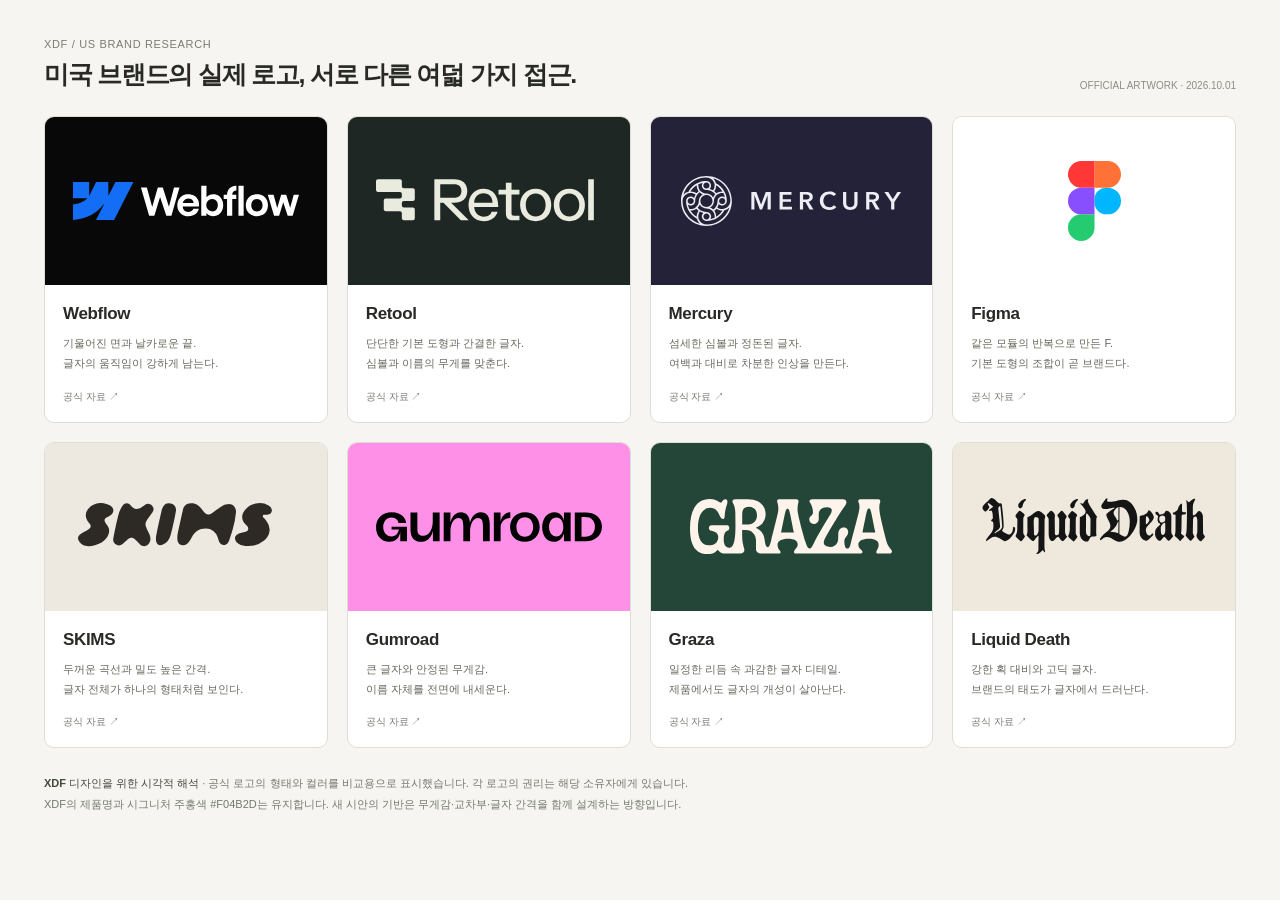
<file: assets/brand-exploration/us-logo-reference-library.html>
<!doctype html><html lang="ko"><head><meta charset="utf-8"><meta name="viewport" content="width=device-width,initial-scale=1"><title>XDF — 미국 브랜드 로고 비교</title><style>
    *{box-sizing:border-box}body{margin:0;padding:38px 44px;background:#f6f5f1;color:#292a26;font-family:'Segoe UI','Malgun Gothic',sans-serif}
    header{display:flex;align-items:end;justify-content:space-between;margin-bottom:25px}header p{font-size:11px;letter-spacing:.06em;color:#7b7d72;margin:0 0 8px}h1{font-size:25px;letter-spacing:-.05em;font-weight:600;margin:0}header span{font-size:10px;color:#8b8e82}
    main{display:grid;grid-template-columns:repeat(4,1fr);gap:19px}article{border:1px solid #deded5;border-radius:10px;overflow:hidden;background:white}.visual{height:168px;display:flex;align-items:center;justify-content:center;padding:28px}.visual img{width:230px;height:auto;max-width:100%;max-height:99px;object-fit:contain}.figma img{width:53px;max-height:86px}.skims img{width:216px}.mercury img{width:221px}.graza img{width:202px}.liquiddeath img{width:225px}
    .caption{padding:19px 18px 18px}h2{font-size:17px;letter-spacing:-.02em;font-weight:600;margin:0}article p{font-size:11px;line-height:1.85;color:#666a5e;margin:9px 0 12px}a{color:#777b70;font-size:10px;text-decoration:none}a:hover{text-decoration:underline}
    footer{margin-top:25px;font-size:11px;line-height:1.9;color:#75796d}footer strong{font-weight:550;color:#43483b}
    @media(max-width:850px){body{padding:24px}main{grid-template-columns:repeat(2,1fr)}header span{display:none}}
    @media(max-width:440px){body{padding:18px}main{grid-template-columns:1fr}}
  </style></head><body><header><div><p>XDF / US BRAND RESEARCH</p><h1>미국 브랜드의 실제 로고, 서로 다른 여덟 가지 접근.</h1></div><span>OFFICIAL ARTWORK · 2026.10.01</span></header><main><article><div class="visual webflow" style="background:#080808"><img src="[data-uri]" alt="Webflow 실제 로고"></div><div class="caption"><h2>Webflow</h2><p>기울어진 면과 날카로운 끝.<br>글자의 움직임이 강하게 남는다.</p><a href="https://brand.webflow.com/brand-assets" target="_blank" rel="noopener noreferrer">공식 자료 ↗</a></div></article><article><div class="visual retool" style="background:#1f2724"><img src="[data-uri]" alt="Retool 실제 로고"></div><div class="caption"><h2>Retool</h2><p>단단한 기본 도형과 간결한 글자.<br>심볼과 이름의 무게를 맞춘다.</p><a href="https://retool.com/" target="_blank" rel="noopener noreferrer">공식 자료 ↗</a></div></article><article><div class="visual mercury" style="background:#242238"><img src="[data-uri]" alt="Mercury 실제 로고"></div><div class="caption"><h2>Mercury</h2><p>섬세한 심볼과 정돈된 글자.<br>여백과 대비로 차분한 인상을 만든다.</p><a href="https://mercury.com/" target="_blank" rel="noopener noreferrer">공식 자료 ↗</a></div></article><article><div class="visual figma" style="background:#fff"><img src="[data-uri]" alt="Figma 실제 로고"></div><div class="caption"><h2>Figma</h2><p>같은 모듈의 반복으로 만든 F.<br>기본 도형의 조합이 곧 브랜드다.</p><a href="https://www.figma.com/using-the-figma-brand/" target="_blank" rel="noopener noreferrer">공식 자료 ↗</a></div></article><article><div class="visual skims" style="background:#ede9e0"><img src="[data-uri]" alt="SKIMS 실제 로고"></div><div class="caption"><h2>SKIMS</h2><p>두꺼운 곡선과 밀도 높은 간격.<br>글자 전체가 하나의 형태처럼 보인다.</p><a href="https://skims.com/" target="_blank" rel="noopener noreferrer">공식 자료 ↗</a></div></article><article><div class="visual gumroad" style="background:#ff90e8"><img src="[data-uri]" alt="Gumroad 실제 로고"></div><div class="caption"><h2>Gumroad</h2><p>큰 글자와 안정된 무게감.<br>이름 자체를 전면에 내세운다.</p><a href="https://gumroad.com/" target="_blank" rel="noopener noreferrer">공식 자료 ↗</a></div></article><article><div class="visual graza" style="background:#244638"><img src="[data-uri]" alt="Graza 실제 로고"></div><div class="caption"><h2>Graza</h2><p>일정한 리듬 속 과감한 글자 디테일.<br>제품에서도 글자의 개성이 살아난다.</p><a href="https://takeagander.com/project/graza" target="_blank" rel="noopener noreferrer">공식 자료 ↗</a></div></article><article><div class="visual liquiddeath" style="background:#eee9dc"><img src="[data-uri]" alt="Liquid Death 실제 로고"></div><div class="caption"><h2>Liquid Death</h2><p>강한 획 대비와 고딕 글자.<br>브랜드의 태도가 글자에서 드러난다.</p><a href="https://liquiddeath.com/" target="_blank" rel="noopener noreferrer">공식 자료 ↗</a></div></article></main><footer><strong>XDF 디자인을 위한 시각적 해석</strong> · 공식 로고의 형태와 컬러를 비교용으로 표시했습니다. 각 로고의 권리는 해당 소유자에게 있습니다.<br>XDF의 제품명과 시그니처 주홍색 #F04B2D는 유지합니다. 새 시안의 기반은 무게감·교차부·글자 간격을 함께 설계하는 방향입니다.</footer></body></html>
</file>
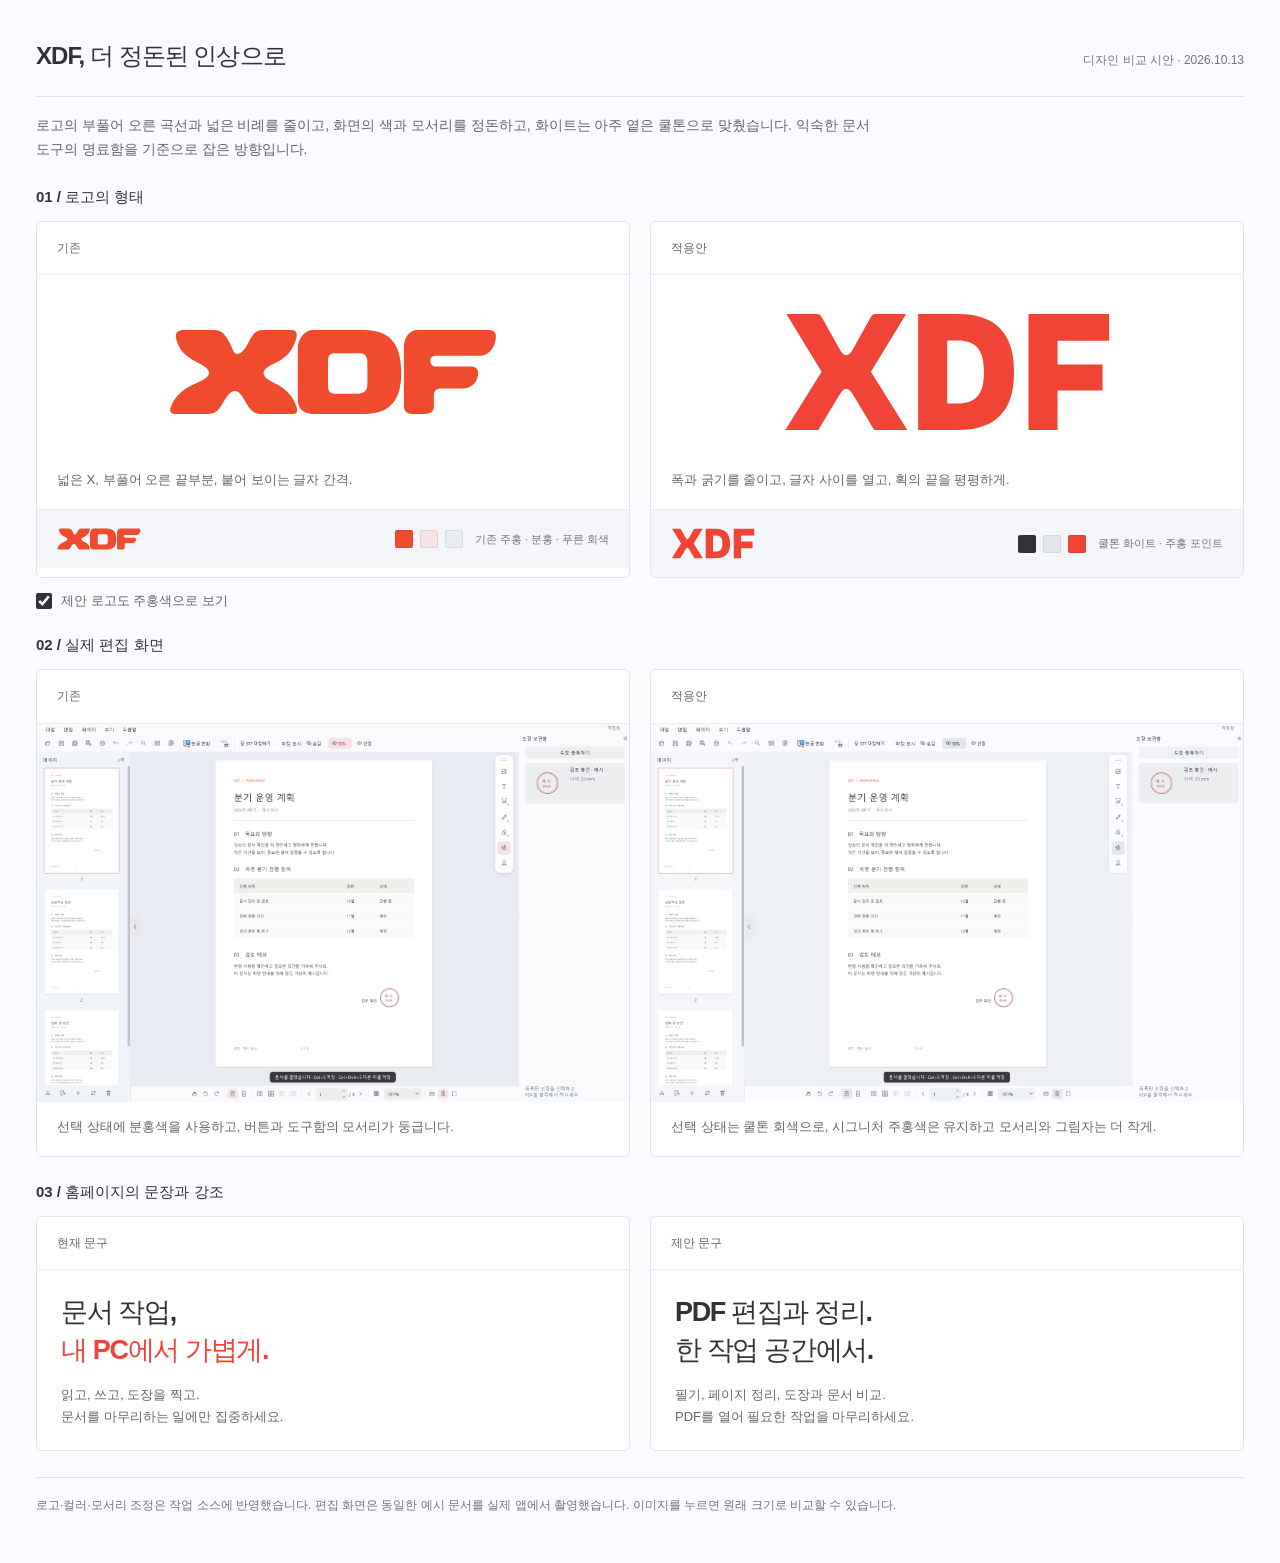
<file: assets/brand-exploration/xdf-design-study-20261013.html>
<!doctype html>
<html lang="ko">
<head>
  <meta charset="utf-8">
  <meta name="viewport" content="width=device-width, initial-scale=1">
  <title>XDF — 디자인 방향 비교</title>
  <style>
    :root { font-family: "Segoe UI", "Malgun Gothic", sans-serif; color: #30343a; background: #fafbfe; font-synthesis: none; }
    * { box-sizing: border-box; }
    body { margin: 0; }
    main { max-width: 1320px; margin: auto; padding: 40px 36px 48px; }
    header { display: flex; align-items: baseline; justify-content: space-between; gap: 20px; padding-bottom: 24px; border-bottom: 1px solid #dce2eb; }
    h1 { margin: 0; font-size: 24px; letter-spacing: -.04em; font-weight: 600; }
    header p { margin: 0; color: #71757a; font-size: 12px; }
    h2 { margin: 26px 0 14px; font-size: 15px; font-weight: 600; }
    p { line-height: 1.7; word-break: keep-all; }
    .intro { margin: 17px 0 0; max-width: 860px; color: #62666c; font-size: 14px; }
    .grid { display: grid; grid-template-columns: 1fr 1fr; gap: 20px; }
    article { background: #fff; border: 1px solid #dfe5ef; border-radius: 6px; overflow: hidden; }
    .label { margin: 0; padding: 16px 20px; font-size: 12px; color: #62666c; border-bottom: 1px solid #e8edf4; }
    .stage { height: 194px; display: flex; align-items: center; justify-content: center; padding: 32px; }
    .stage img { width: 330px; max-width: 100%; height: 130px; object-fit: contain; }
    .note { margin: 0; padding: 0 20px 18px; font-size: 13px; color: #62666c; }
    .application { padding: 18px 20px; display: flex; align-items: center; justify-content: space-between; gap: 16px; border-top: 1px solid #e8edf4; background: #f4f6fa; }
    .application img { width: 84px; height: auto; }
    .palette { display: flex; align-items: center; gap: 7px; }
    .palette span { width: 18px; height: 18px; border-radius: 2px; background: var(--swatch); border: 1px solid rgba(0,0,0,.07); }
    .palette small { color: #71757a; font-size: 11px; margin-left: 5px; }
    .screen img { display: block; width: 100%; height: auto; }
    .screen a { display: block; }
    a:focus-visible, input:focus-visible { outline: 2px solid #b83d26; outline-offset: 3px; }
    .screen .note { padding-top: 14px; }
    .toggle { display: flex; align-items: center; gap: 9px; font-size: 13px; margin: 14px 0 0; color: #62666c; cursor: pointer; width: fit-content; }
    .toggle input { accent-color: #30343a; width: 16px; height: 16px; margin: 0; }
    .copy { padding: 24px 24px 22px; }
    .copy strong { display: block; font-size: 27px; line-height: 1.4; font-weight: 600; letter-spacing: -.05em; }
    .copy p { font-size: 13px; color: #62666c; margin: 14px 0 0; }
    .copy .accent { color: #f04436; }
    footer { margin-top: 26px; padding-top: 17px; border-top: 1px solid #dce2eb; color: #71757a; font-size: 12px; line-height: 1.7; }
    @media (max-width: 760px) { main { padding: 24px 18px; } header { align-items: flex-start; flex-direction: column; gap: 8px; } h1 { font-size: 22px; } .grid { grid-template-columns: 1fr; gap: 14px; } .stage { height: 170px; } .application { flex-wrap: wrap; } .copy strong { font-size: 24px; } }
  </style>
</head>
<body>
  <main>
    <header><h1>XDF, 더 정돈된 인상으로</h1><p>디자인 비교 시안 · 2026.10.13</p></header>
    <p class="intro">로고의 부풀어 오른 곡선과 넓은 비례를 줄이고, 화면의 색과 모서리를 정돈하고, 화이트는 아주 옅은 쿨톤으로 맞췄습니다. 익숙한 문서 도구의 명료함을 기준으로 잡은 방향입니다.</p>
    <h2>01 / 로고의 형태</h2>
    <div class="grid">
      <article>
        <p class="label">기존</p>
        <div class="stage"><img src="xdf-wordmark-before-20261013.svg" alt="현재 XDF 로고: 넓고 둥근 X와 두꺼운 D, F"></div>
        <p class="note">넓은 X, 부풀어 오른 끝부분, 붙어 보이는 글자 간격.</p>
        <div class="application"><img src="xdf-wordmark-before-20261013.svg" alt="현재 로고의 작은 크기"><div class="palette"><span style="--swatch:#f04b2d"></span><span style="--swatch:#f7e3e6"></span><span style="--swatch:#e9edf3"></span><small>기존 주홍 · 분홍 · 푸른 회색</small></div></div>
      </article>
      <article>
        <p class="label">적용안</p>
        <div class="stage"><img id="study-logo" src="xdf-wordmark-study-orange-20261013.svg" alt="제안 XDF 로고: 좁힌 X, 곧은 D 기둥, 평평한 F 끝부분"></div>
        <p class="note">폭과 굵기를 줄이고, 글자 사이를 열고, 획의 끝을 평평하게.</p>
        <div class="application"><img id="study-logo-small" src="xdf-wordmark-study-orange-20261013.svg" alt="제안 로고의 작은 크기"><div class="palette"><span style="--swatch:#30343a"></span><span style="--swatch:#e2e7ee"></span><span style="--swatch:#f04436"></span><small>쿨톤 화이트 · 주홍 포인트</small></div></div>
      </article>
    </div>
    <label class="toggle"><input id="color-toggle" type="checkbox" checked>제안 로고도 주홍색으로 보기</label>
    <h2>02 / 실제 편집 화면</h2>
    <div class="grid">
      <article class="screen"><p class="label">기존</p><a href="xdf-workspace-current-20261013.png" target="_blank" rel="noopener" aria-label="기존 앱 화면을 원래 크기로 보기"><img src="xdf-workspace-current-20261013.png" alt="기존 앱의 분홍색 선택 표시와 둥근 도구함" width="1640" height="1048"></a><p class="note">선택 상태에 분홍색을 사용하고, 버튼과 도구함의 모서리가 둥급니다.</p></article>
      <article class="screen"><p class="label">적용안</p><a href="xdf-workspace-study-20261013.png" target="_blank" rel="noopener" aria-label="적용한 앱 화면을 원래 크기로 보기"><img src="xdf-workspace-study-20261013.png" alt="회색 선택 표시, 줄인 모서리 반경과 그림자를 적용한 실제 앱 화면" width="1640" height="1048"></a><p class="note">선택 상태는 쿨톤 회색으로, 시그니처 주홍색은 유지하고 모서리와 그림자는 더 작게.</p></article>
    </div>
    <h2>03 / 홈페이지의 문장과 강조</h2>
    <div class="grid">
      <article><p class="label">현재 문구</p><div class="copy"><strong>문서 작업,<br><span class="accent">내 PC에서 가볍게.</span></strong><p>읽고, 쓰고, 도장을 찍고.<br>문서를 마무리하는 일에만 집중하세요.</p></div></article>
      <article><p class="label">제안 문구</p><div class="copy"><strong>PDF 편집과 정리.<br>한 작업 공간에서.</strong><p>필기, 페이지 정리, 도장과 문서 비교.<br>PDF를 열어 필요한 작업을 마무리하세요.</p></div></article>
    </div>
    <footer>로고·컬러·모서리 조정은 작업 소스에 반영했습니다. 편집 화면은 동일한 예시 문서를 실제 앱에서 촬영했습니다. 이미지를 누르면 원래 크기로 비교할 수 있습니다.</footer>
  </main>
  <script>
    document.getElementById('color-toggle').addEventListener('change', (event) => {
      for (const id of ['study-logo', 'study-logo-small']) {
        document.getElementById(id).src = event.target.checked
          ? 'xdf-wordmark-study-orange-20261013.svg'
          : 'xdf-wordmark-study-20261013.svg';
      }
    });
  </script>
</body>
</html>
</file>
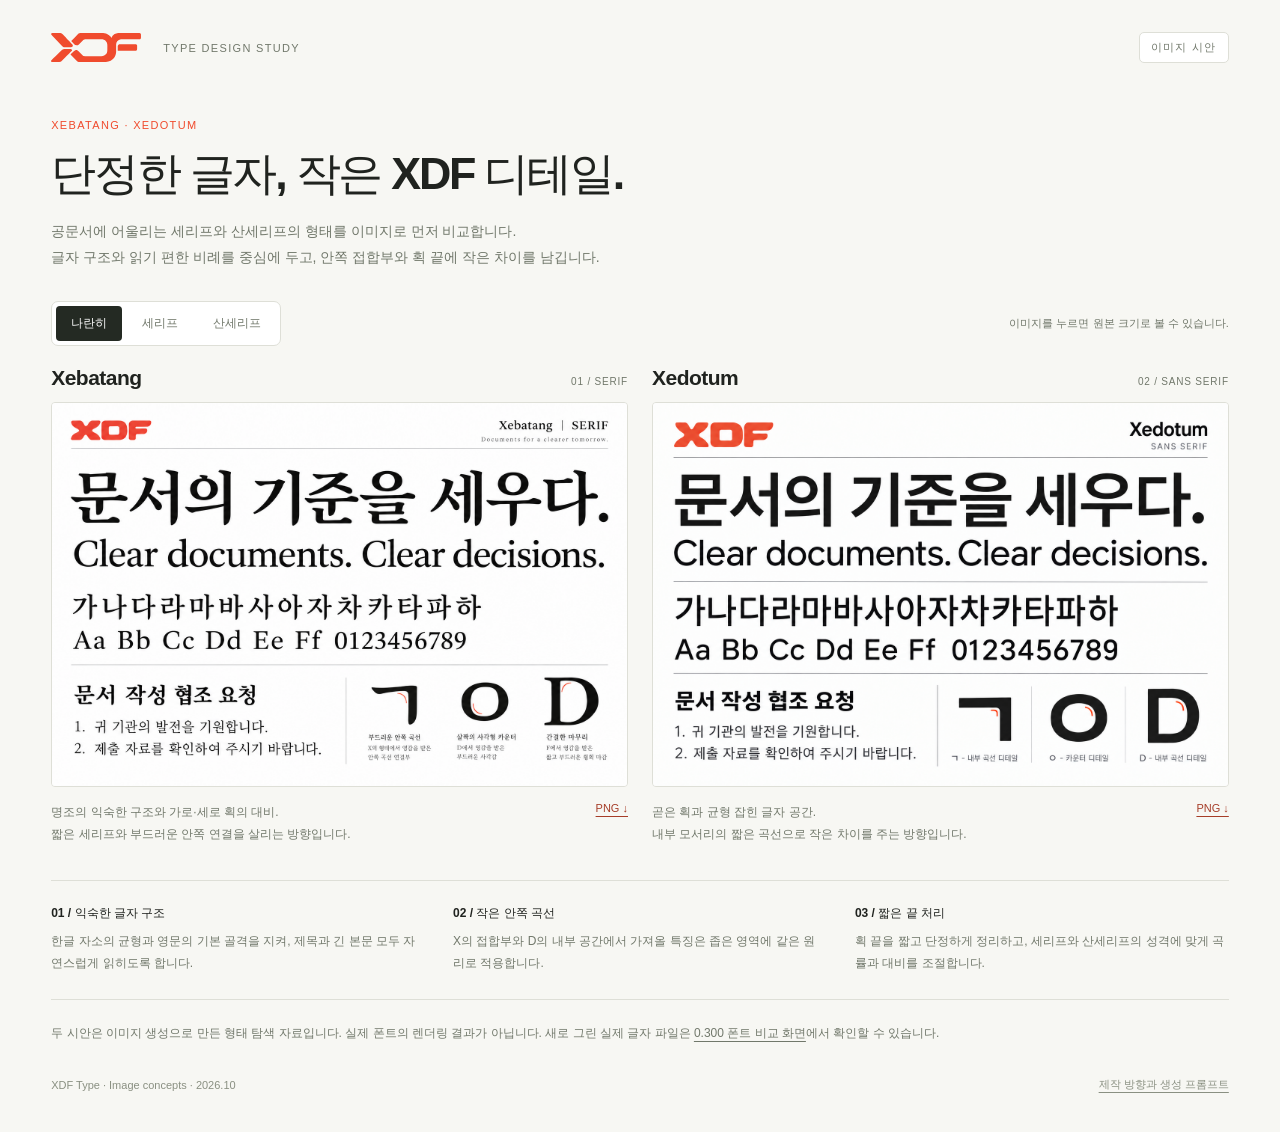
<file: assets/fonts/concepts.html>
<!doctype html>
<html lang="ko">
<head>
  <meta charset="utf-8">
  <meta name="viewport" content="width=device-width, initial-scale=1">
  <title>XDF Type — 세리프 · 산세리프 이미지 시안</title>
  <link rel="icon" href="xdf-mark.svg" type="image/svg+xml">
  <style>
    :root{font-family:'Segoe UI','Malgun Gothic',sans-serif;color:#20231f;background:#f7f7f3;font-synthesis:none;--accent:#f04b2d;--muted:#71786b;--line:#dedfd7}
    *{box-sizing:border-box}body{margin:0;padding:32px 4vw 40px}a{color:inherit;text-decoration:none}button{font:inherit;cursor:pointer}a,button{outline-offset:5px}[hidden]{display:none!important}
    header,main,footer{max-width:1600px;margin:0 auto}header{display:flex;align-items:center;gap:22px}header img{display:block;width:90px;height:auto}header span{font-size:11px;letter-spacing:.12em;color:var(--muted)}.stage{margin-left:auto;padding:7px 11px;border:1px solid var(--line);border-radius:5px;font-size:11px;color:#71786b;background:#fff}
    .intro{margin:52px 0 30px}.eyebrow{color:var(--accent);font-size:11px;letter-spacing:.12em}.intro h1{margin:13px 0 17px;font-size:clamp(30px,3.5vw,48px);font-weight:600;letter-spacing:-.05em;line-height:1.25}.intro p{font-size:14px;color:var(--muted);line-height:1.85;margin:0;max-width:800px}
    .toolbar{display:flex;align-items:center;justify-content:space-between;gap:20px;margin-bottom:20px}.tabs{display:flex;gap:5px;border:1px solid var(--line);padding:4px;border-radius:7px;background:#fff}.tabs button{border:0;border-radius:4px;background:transparent;color:var(--muted);padding:9px 15px;font-size:12px}.tabs button[aria-pressed=true]{background:#242a23;color:#fff}.toolbar p{font-size:11px;color:var(--muted);margin:0}
    .boards{display:grid;grid-template-columns:minmax(0,1fr) minmax(0,1fr);gap:24px}.boards.single{grid-template-columns:minmax(0,1fr);max-width:1200px;margin:auto}.board{min-width:0}.board-heading{display:flex;justify-content:space-between;align-items:baseline;gap:16px;margin:0 0 12px}.board h2{font-size:21px;letter-spacing:-.025em;font-weight:600;margin:0}.board .kind{font-size:10px;letter-spacing:.08em;color:var(--muted)}.board .artwork{display:block;background:#fff;border:1px solid var(--line);border-radius:4px;overflow:hidden}.board img{display:block;width:100%;height:auto}.board-caption{display:flex;justify-content:space-between;align-items:flex-start;gap:24px;margin-top:15px}.board-caption p{margin:0;font-size:12px;color:var(--muted);line-height:1.8}.board-caption a{font-size:11px;white-space:nowrap;color:#a63d28;text-decoration:underline;text-underline-offset:4px}
    .principles{display:grid;grid-template-columns:repeat(3,1fr);gap:28px;margin-top:35px;padding:24px 0;border-top:1px solid var(--line);border-bottom:1px solid var(--line)}.principles h3{font-size:12px;font-weight:600;margin:0 0 8px}.principles p{font-size:12px;line-height:1.85;color:var(--muted);margin:0}.note{font-size:12px;color:var(--muted);line-height:1.9;margin:22px 0 0}.note a{text-decoration:underline;text-underline-offset:4px}footer{display:flex;align-items:center;justify-content:space-between;gap:20px;font-size:11px;color:#8a9082;margin-top:33px}footer a{text-decoration:underline;text-underline-offset:4px}
    @media(max-width:960px){.boards{grid-template-columns:1fr;gap:34px}.intro{margin-top:38px}.toolbar p{display:none}.principles{gap:20px}}
    @media(max-width:560px){body{padding:24px 19px 30px}header{gap:14px}header img{width:70px}header span{font-size:9px;letter-spacing:.04em}.stage{font-size:10px;padding:6px 8px}.intro h1{font-size:31px}.intro p{font-size:13px}.tabs{width:100%}.tabs button{flex:1;padding:9px 10px}.principles{grid-template-columns:1fr;gap:22px}.board-caption{gap:18px}.note{font-size:11px}footer{align-items:flex-start;flex-direction:column;gap:12px}}
  </style>
</head>
<body>
  <header><a href="#top" aria-label="XDF 서체 시안 처음으로"><img src="xdf-wordmark.svg" alt="XDF"></a><span>TYPE DESIGN STUDY</span><span class="stage">이미지 시안</span></header>
  <main id="top">
    <div class="intro"><span class="eyebrow">XEBATANG · XEDOTUM</span><h1>단정한 글자, 작은 XDF 디테일.</h1><p>공문서에 어울리는 세리프와 산세리프의 형태를 이미지로 먼저 비교합니다.<br>글자 구조와 읽기 편한 비례를 중심에 두고, 안쪽 접합부와 획 끝에 작은 차이를 남깁니다.</p></div>
    <div class="toolbar"><div class="tabs" role="group" aria-label="시안 보기 방식"><button type="button" data-view="both" aria-pressed="true">나란히</button><button type="button" data-view="serif" aria-pressed="false">세리프</button><button type="button" data-view="sans" aria-pressed="false">산세리프</button></div><p>이미지를 누르면 원본 크기로 볼 수 있습니다.</p></div>
    <section class="boards" aria-label="서체 이미지 시안 비교">
      <article class="board" data-family="serif"><div class="board-heading"><h2>Xebatang</h2><span class="kind">01 / SERIF</span></div><a class="artwork" href="concepts/xebatang-serif-v1.png" target="_blank" rel="noopener" aria-label="Xebatang 세리프 이미지 원본 크게 보기"><img src="concepts/xebatang-serif-v1.png" width="1536" height="1024" alt="단정한 명조 구조와 짧은 세리프, 한글·영문 예문, ㄱ·ㅇ·D의 확대 디테일을 비교하는 Xebatang 이미지 시안"></a><div class="board-caption"><p>명조의 익숙한 구조와 가로·세로 획의 대비.<br>짧은 세리프와 부드러운 안쪽 연결을 살리는 방향입니다.</p><a href="concepts/xebatang-serif-v1.png" download>PNG ↓</a></div></article>
      <article class="board" data-family="sans"><div class="board-heading"><h2>Xedotum</h2><span class="kind">02 / SANS SERIF</span></div><a class="artwork" href="concepts/xedotum-sans-v2.png" target="_blank" rel="noopener" aria-label="Xedotum 산세리프 이미지 원본 크게 보기"><img src="concepts/xedotum-sans-v2.png" width="1536" height="1024" alt="단정한 고딕 구조와 열린 내부 공간, 한글·영문 예문, ㄱ·ㅇ·D의 확대 디테일을 비교하는 Xedotum 이미지 시안"></a><div class="board-caption"><p>곧은 획과 균형 잡힌 글자 공간.<br>내부 모서리의 짧은 곡선으로 작은 차이를 주는 방향입니다.</p><a href="concepts/xedotum-sans-v2.png" download>PNG ↓</a></div></article>
    </section>
    <section class="principles" aria-label="두 서체의 공통 설계 방향"><div><h3>01 / 익숙한 글자 구조</h3><p>한글 자소의 균형과 영문의 기본 골격을 지켜, 제목과 긴 본문 모두 자연스럽게 읽히도록 합니다.</p></div><div><h3>02 / 작은 안쪽 곡선</h3><p>X의 접합부와 D의 내부 공간에서 가져올 특징은 좁은 영역에 같은 원리로 적용합니다.</p></div><div><h3>03 / 짧은 끝 처리</h3><p>획 끝을 짧고 단정하게 정리하고, 세리프와 산세리프의 성격에 맞게 곡률과 대비를 조절합니다.</p></div></section>
    <p class="note">두 시안은 이미지 생성으로 만든 형태 탐색 자료입니다. 실제 폰트의 렌더링 결과가 아닙니다. 새로 그린 실제 글자 파일은 <a href="index.html">0.300 폰트 비교 화면</a>에서 확인할 수 있습니다.</p>
  </main>
  <footer><span>XDF Type · Image concepts · 2026.10</span><a href="concepts/design-brief.txt">제작 방향과 생성 프롬프트</a></footer>
  <script>
    const boards=document.querySelector('.boards');
    for(const button of document.querySelectorAll('[data-view]'))button.addEventListener('click',()=>{
      const view=button.dataset.view;
      for(const other of document.querySelectorAll('[data-view]'))other.setAttribute('aria-pressed',String(other===button));
      for(const board of document.querySelectorAll('[data-family]'))board.hidden=view!=='both'&&board.dataset.family!==view;
      boards.classList.toggle('single',view!=='both');
    });
  </script>
</body>
</html>
</file>
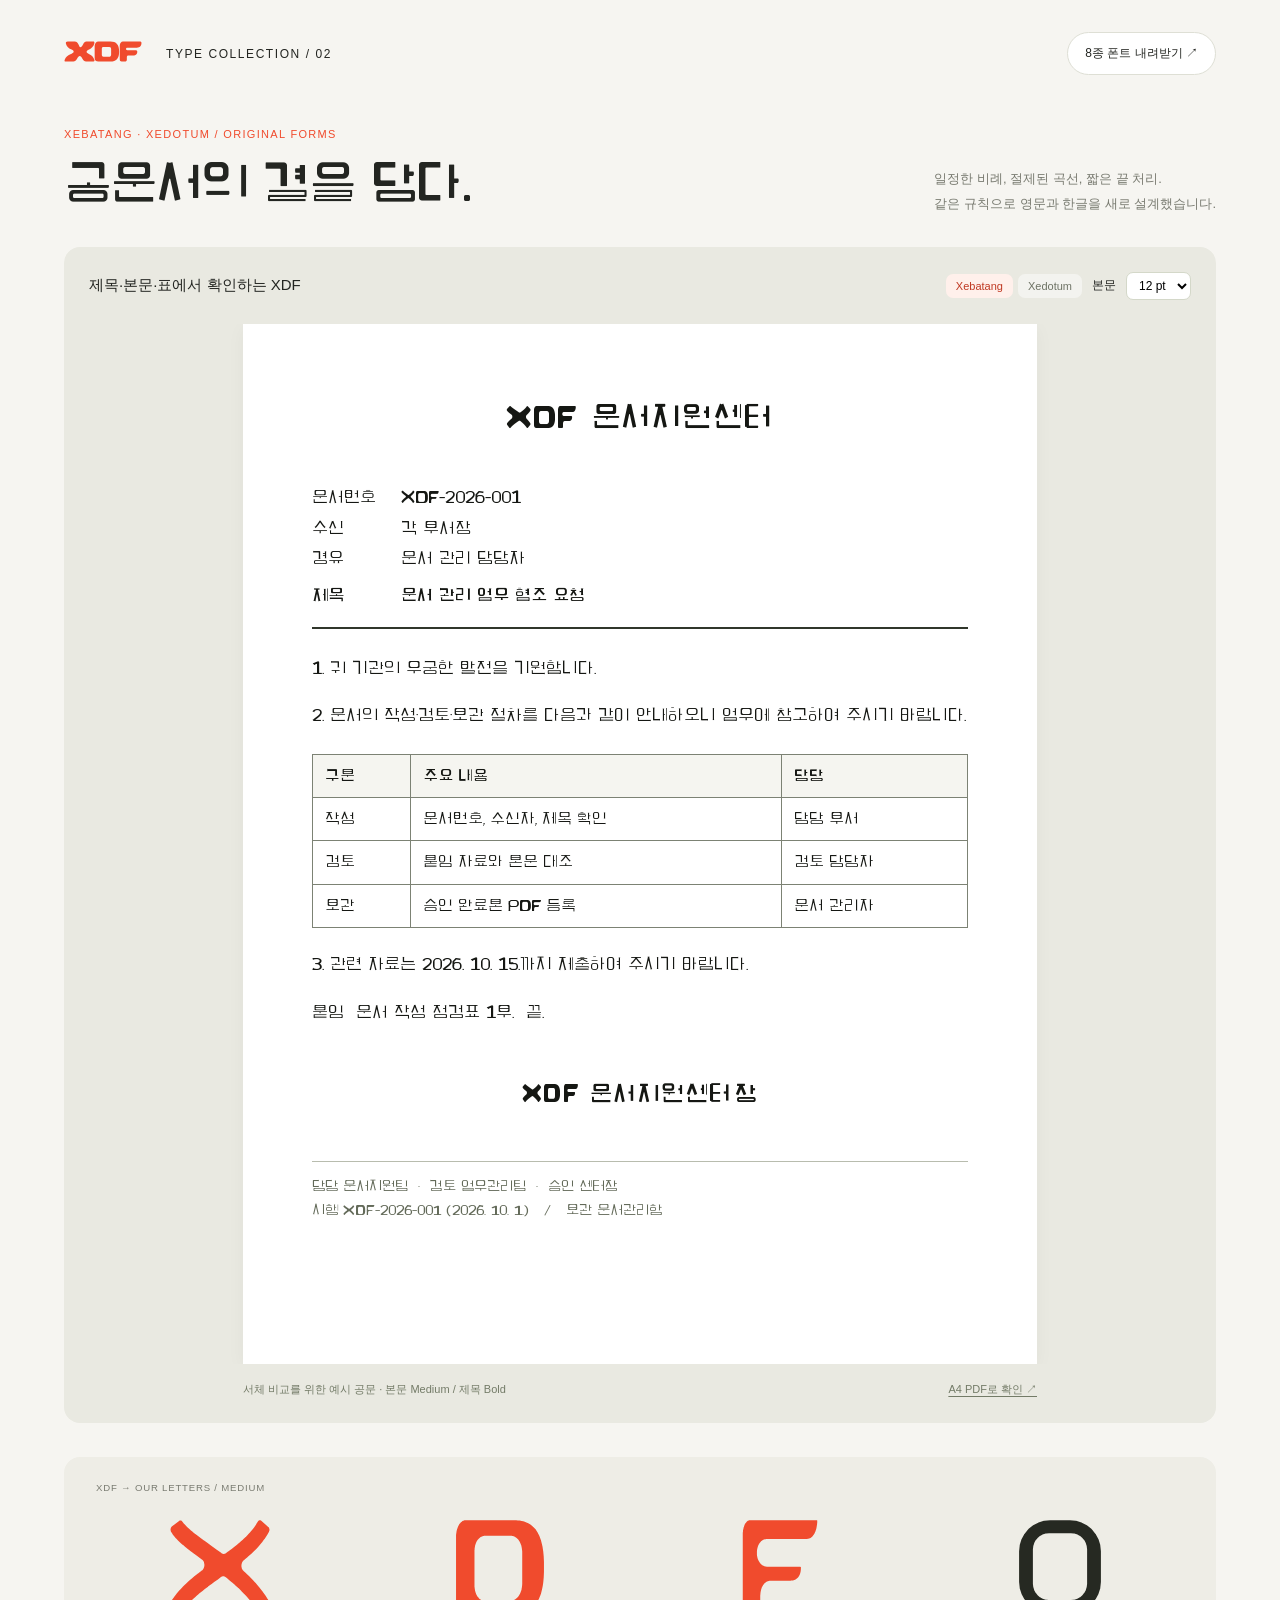
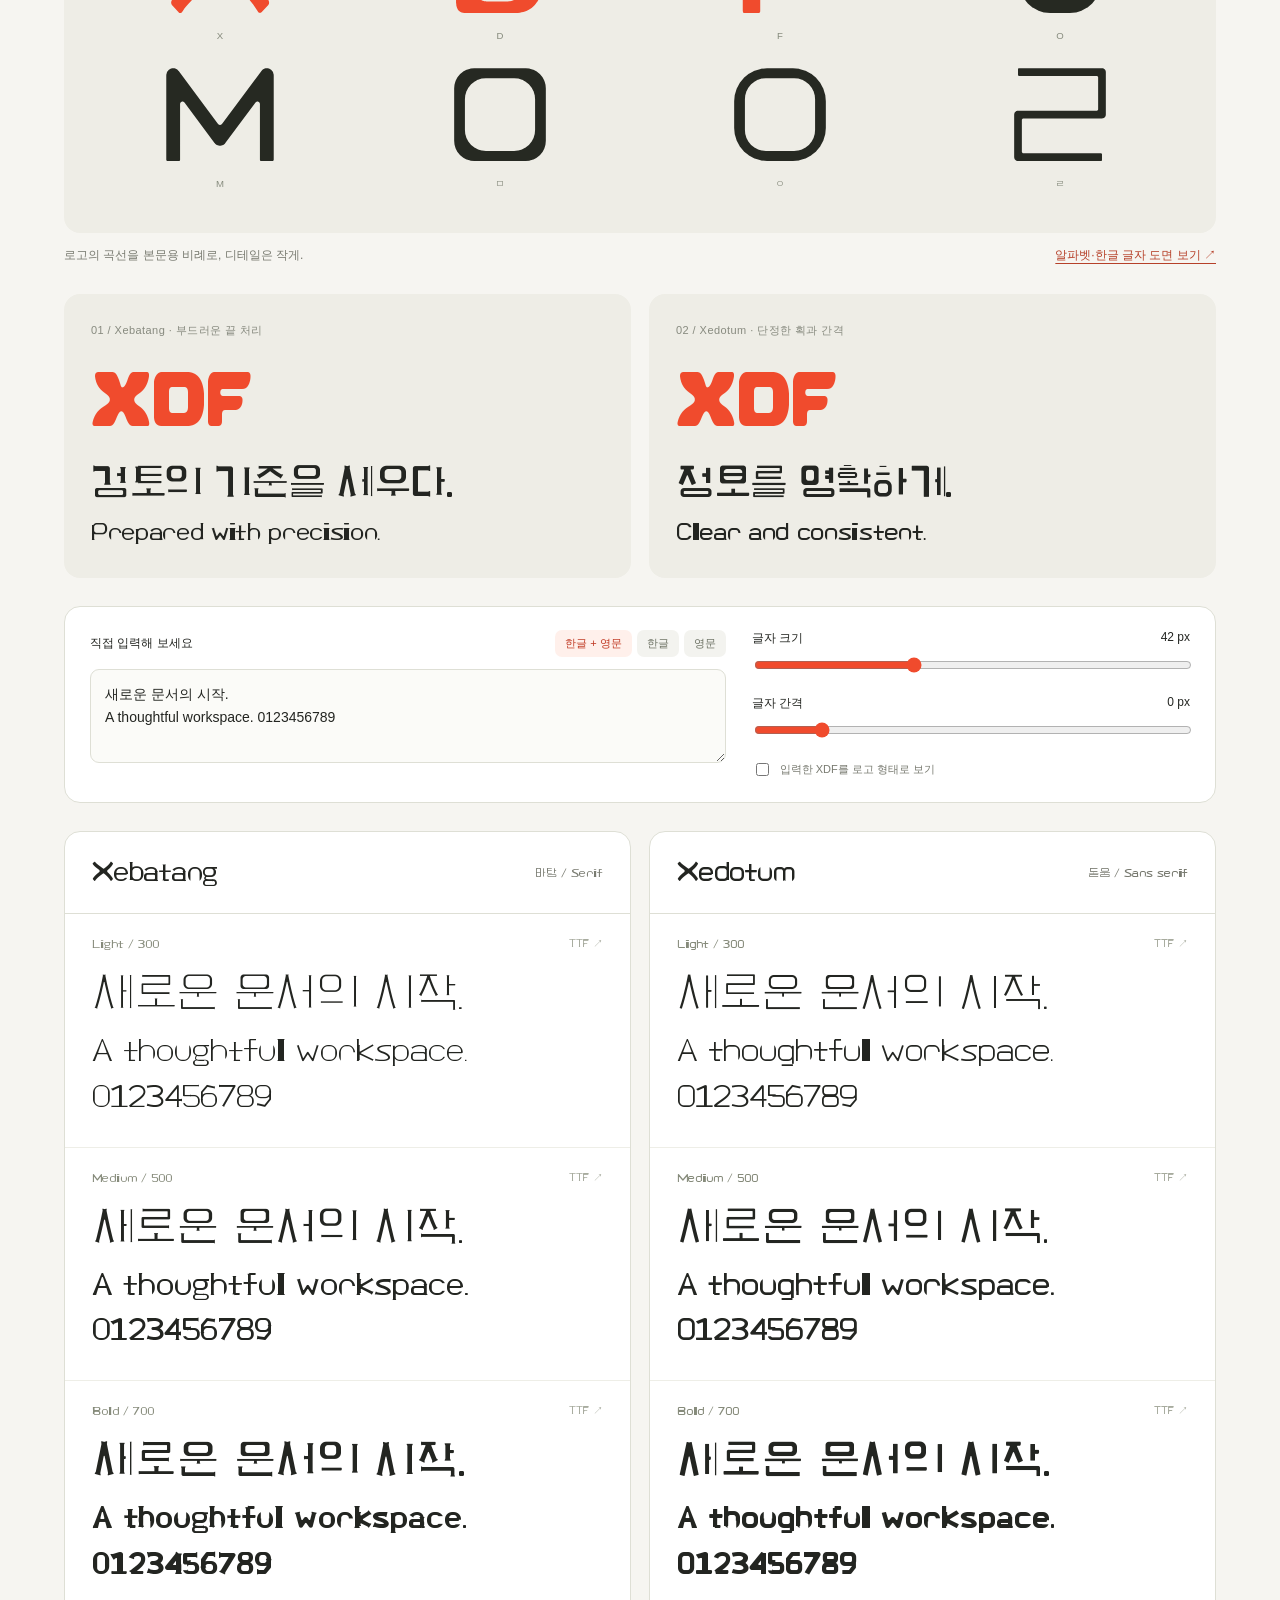
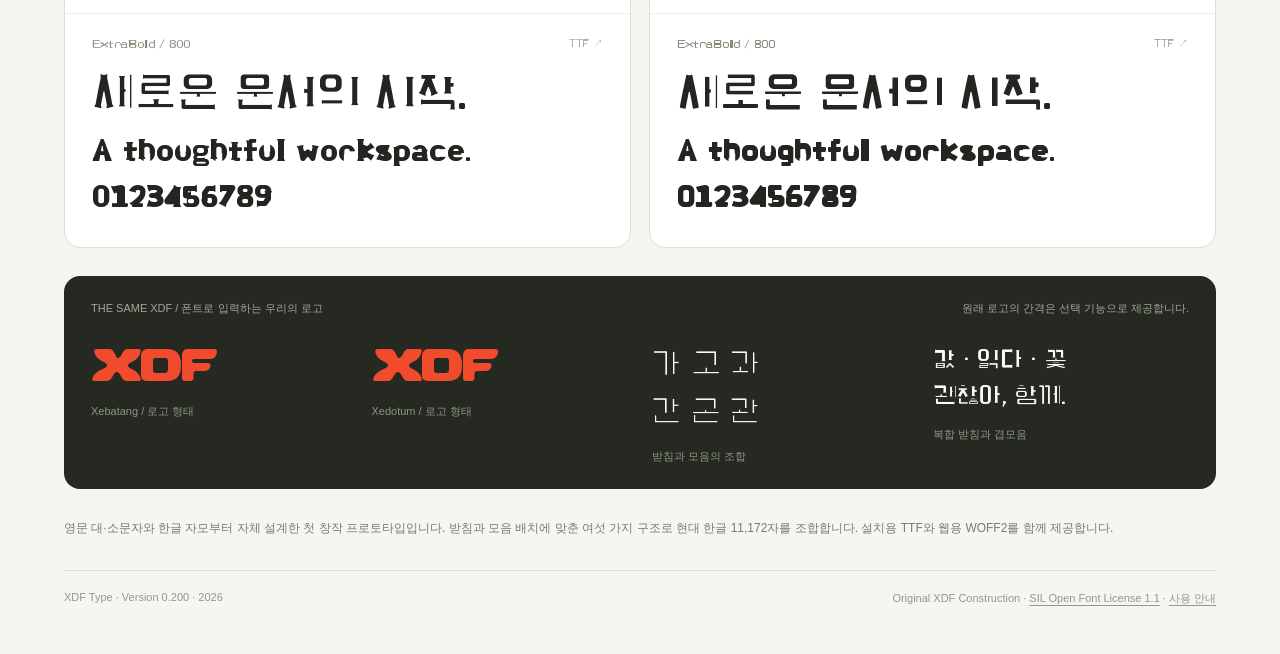
<file: assets/fonts/prototype-0200.html>
<!doctype html>
<html lang="ko">
<head>
  <base href="archive/0.200/">
  <meta charset="utf-8">
  <meta name="viewport" content="width=device-width, initial-scale=1">
  <title>XDF Type — Xebatang · Xedotum</title>
  <link rel="icon" href="xdf-mark.svg" type="image/svg+xml">
  <link rel="stylesheet" href="fonts.css?v=0200">
  <style>
    :root{--ink:#232521;--muted:#797b71;--accent:#f04b2d;--paper:#f6f5f1;--line:#dedfd5;font-family:'Segoe UI','Malgun Gothic',sans-serif;color:var(--ink);background:var(--paper);font-synthesis:none}
    *{box-sizing:border-box}body{margin:0;padding:32px 5vw 48px}button,input,textarea{font:inherit}button,a,input,textarea{outline-offset:5px}a{color:inherit;text-decoration:none}button{cursor:pointer}header{display:flex;align-items:center;justify-content:space-between;gap:24px;max-width:1500px;margin:auto}header img{width:78px;height:auto}header .title{font-size:12px;letter-spacing:.13em;margin-right:auto}header .download{font-size:12px;border:1px solid var(--line);padding:12px 17px;border-radius:99px;background:#fff}
    main{max-width:1500px;margin:49px auto 0}.eyebrow{color:var(--accent);font-size:11px;letter-spacing:.12em}.intro{display:flex;justify-content:space-between;align-items:flex-end;gap:28px;margin-bottom:31px}.intro h1{font-size:clamp(32px,4vw,54px);font-weight:500;letter-spacing:-.05em;margin:12px 0 0}.intro p{max-width:310px;font-size:13px;color:var(--muted);line-height:1.85;margin:0}.hero{display:grid;grid-template-columns:1fr 1fr;gap:18px;margin-bottom:28px}.hero article{background:#eeede6;padding:24px 27px 31px;border-radius:16px;min-width:0}.tag{font-family:'Segoe UI','Malgun Gothic',sans-serif;font-size:11px;letter-spacing:.04em;color:#878a7f}.hero h2{font-size:clamp(26px,3vw,46px);line-height:1.3;letter-spacing:-.035em;margin:16px 0 8px;font-weight:700}.hero p{font-size:22px;line-height:1.35;letter-spacing:-.015em;margin:0;font-weight:500}.brand-line{font-size:70px;font-weight:800;line-height:1.2;color:var(--accent);margin-top:21px;font-feature-settings:'dlig' 0}.batang{font-family:'Xebatang',serif}.dotum{font-family:'Xedotum',sans-serif}
    .intro h1{font-family:'Xedotum',sans-serif;font-weight:700;font-size:clamp(30px,3.7vw,50px);line-height:1.3;letter-spacing:-.025em}.construction{margin:0 0 28px}.construction img{display:block;width:100%;height:auto}.construction-caption{display:flex;justify-content:space-between;gap:20px;padding-top:12px;color:var(--muted);font-size:12px;line-height:1.7}.construction-caption a{color:#b64029;text-decoration:underline;text-underline-offset:4px;white-space:nowrap}
    .document-section{margin:0 0 34px;background:#e9e9e1;border-radius:16px;padding:25px}.document-toolbar{display:flex;justify-content:space-between;align-items:center;gap:18px;font-size:12px;margin-bottom:24px}.document-toolbar h2{font-size:15px;font-weight:500;margin:0}.document-tools{display:flex;align-items:center;gap:10px;flex-wrap:wrap}.document-tools select{font:inherit;border:1px solid #d4d8c9;background:#fff;border-radius:7px;padding:5px 8px}.document-scroll{overflow-x:auto}.document-paper{width:794px;min-height:1040px;margin:0 auto;background:#fff;color:#151713;padding:67px 69px 54px;box-shadow:0 4px 18px #2325210a;font-family:'Xebatang',serif;font-size:12pt;font-weight:500;line-height:1.9;font-synthesis:none;font-feature-settings:'kern' 1,'dlig' 0}.document-paper .org{font-family:'Xedotum',sans-serif;font-size:22pt;font-weight:700;text-align:center;letter-spacing:.05em;margin:0 0 37px}.document-meta{margin:0;border-bottom:2px solid #30362b;padding-bottom:15px}.document-meta div{display:grid;grid-template-columns:75px 1fr;gap:14px}.document-meta dt,.document-meta dd{margin:0}.document-meta .subject{font-weight:700;margin-top:7px}.document-body{margin-top:25px}.document-body p{margin:0 0 17px;word-break:keep-all;overflow-wrap:anywhere}.document-table{width:100%;border-collapse:collapse;margin:22px 0;font-size:11pt;line-height:1.8}.document-table th,.document-table td{border:1px solid #7c8274;padding:8px 12px;text-align:left;font-weight:500}.document-table th{background:#f5f5f0;font-weight:700}.document-sign{font-family:'Xedotum',sans-serif;font-weight:700;text-align:center;font-size:17pt;letter-spacing:.05em;margin:45px 0 45px}.document-footer{border-top:1px solid #b8bcae;padding-top:13px;font-size:10pt;line-height:1.8;color:#636a59}.document-note{display:flex;justify-content:space-between;gap:20px;margin:16px auto 0;max-width:794px;font-size:11px;color:#737b67;line-height:1.7}.document-note a{text-decoration:underline;text-underline-offset:3px}
    .controls{border:1px solid var(--line);background:#fff;border-radius:16px;padding:23px 25px;display:grid;grid-template-columns:1.45fr 1fr;gap:26px;margin-bottom:28px}.control-title{display:flex;align-items:center;justify-content:space-between;margin:0 0 12px;font-size:12px}.presets{display:flex;gap:5px}.presets button{font-size:11px;border:0;background:#f3f3ef;padding:6px 10px;border-radius:7px;color:#6d7264}.presets button.active{color:#c03923;background:#fff0eb}textarea{resize:vertical;width:100%;min-height:94px;padding:13px 14px;border:1px solid var(--line);border-radius:9px;background:#fbfbf8;font-size:14px;line-height:1.6;color:var(--ink)}.sliders{display:grid;align-content:center;gap:18px}.range-label{display:flex;justify-content:space-between;font-size:12px;margin-bottom:8px}input[type=range]{width:100%;accent-color:var(--accent);cursor:pointer}.options{display:flex;align-items:center;gap:8px;font-size:11px;color:var(--muted)}input[type=checkbox]{accent-color:var(--accent)}
    .families{display:grid;grid-template-columns:1fr 1fr;gap:18px}.family{min-width:0;background:#fff;border:1px solid var(--line);border-radius:16px;overflow:hidden}.family-header{display:flex;align-items:center;justify-content:space-between;padding:24px 27px;border-bottom:1px solid var(--line)}.family-header h2{font-size:25px;font-weight:500;letter-spacing:-.03em;margin:0}.family-header span{font-size:11px;color:var(--muted)}.specimen{padding:23px 27px 26px;border-bottom:1px solid #eeeee7;min-width:0}.specimen:last-child{border-bottom:0}.specimen-label{display:flex;justify-content:space-between;gap:16px;font-size:11px;color:#868b7b;margin-bottom:15px}.specimen-label a{color:#a7ab9e;font-size:10px}.sample{font-size:var(--sample-size,42px);font-weight:var(--weight);letter-spacing:var(--tracking,0px);line-height:1.38;white-space:pre-wrap;overflow-wrap:anywhere;font-feature-settings:'kern' 1,'dlig' var(--logo,0)}.sample .latin{display:block;font-size:.68em;line-height:1.6;margin-top:5px}
    .proof{margin-top:28px;background:#262922;border-radius:16px;padding:25px 27px;color:#f9faf5}.proof-header{display:flex;justify-content:space-between;gap:20px;color:#a0a795;font-size:11px}.proof-grid{display:grid;grid-template-columns:repeat(4,1fr);gap:24px;margin-top:26px}.proof-item{min-width:0}.logo-proof{font-size:42px;font-weight:500;line-height:1.2;font-feature-settings:'dlig' 1;color:var(--accent)}.proof-item p{font-size:11px;color:#8c9580;margin:12px 0 0}.detail{margin:28px 0 0;font-size:12px;line-height:1.9;color:var(--muted)}footer{max-width:1500px;margin:30px auto 0;padding-top:20px;border-top:1px solid var(--line);display:flex;justify-content:space-between;gap:24px;font-size:11px;color:#939788}footer a{text-decoration:underline;text-underline-offset:3px}
    @media(max-width:950px){body{padding:24px 24px 40px}.intro{display:block}.intro p{margin-top:16px;max-width:600px}.hero h2{font-size:29px}.hero p{font-size:19px}.controls{grid-template-columns:1fr}.families{grid-template-columns:1fr}.proof-grid{grid-template-columns:repeat(2,1fr)}.sample{font-size:min(var(--sample-size,42px),10vw)}}
    @media(max-width:560px){header .title{display:none}header .download{font-size:11px}main{margin-top:32px}.hero{grid-template-columns:1fr}.hero h2{font-size:36px}.family-header,.specimen{padding-left:20px;padding-right:20px}.controls{padding:20px}.control-title{align-items:flex-start;gap:12px}.presets{flex-wrap:wrap;justify-content:flex-end}.proof{padding:22px 20px}.proof-header{display:block}.proof-header span{display:block;margin-top:8px}.logo-proof{font-size:32px}footer{display:block;line-height:1.9}.detail{font-size:11px}.construction-caption{display:block}.construction-caption a{display:block;margin-top:8px}.document-section{padding:20px 15px}.document-toolbar{align-items:flex-start;flex-direction:column}.document-note{display:block}.document-note a{display:block;margin-top:7px}}
    @page{size:A4;margin:0}@media print{body{padding:0;background:#fff}body>header,footer,main> :not(.document-section){display:none!important}main{margin:0;max-width:none}.document-section{margin:0;background:none;padding:0;border-radius:0}.document-toolbar,.document-note{display:none}.document-scroll{overflow:visible}.document-paper{width:210mm;min-height:0;height:297mm;box-shadow:none;padding:18mm;font-size:12pt;overflow:hidden}*{-webkit-print-color-adjust:exact;print-color-adjust:exact}}
  </style>
</head>
<body id="top">
  <header><a href="#top" aria-label="XDF 폰트 처음으로"><img src="xdf-wordmark.svg" alt="XDF"></a><span class="title">TYPE COLLECTION / 02</span><a class="download" href="xdf-fonts-0.200.zip" download>8종 폰트 내려받기 ↗</a></header>
  <main>
    <div class="intro"><div><span class="eyebrow">XEBATANG · XEDOTUM / ORIGINAL FORMS</span><h1>공문서의 결을 담다.</h1></div><p>일정한 비례, 절제된 곡선, 짧은 끝 처리.<br>같은 규칙으로 영문과 한글을 새로 설계했습니다.</p></div>
    <section class="document-section" aria-label="실제 크기의 공문 미리보기"><div class="document-toolbar"><h2>제목·본문·표에서 확인하는 XDF</h2><div class="document-tools"><div class="presets"><button class="active" type="button" data-document-family="Xebatang" aria-pressed="true">Xebatang</button><button type="button" data-document-family="Xedotum" aria-pressed="false">Xedotum</button></div><label for="document-size">본문</label><select id="document-size"><option value="11">11 pt</option><option value="12" selected>12 pt</option></select></div></div><div class="document-scroll"><article class="document-paper" aria-label="서체 확인용 예시 공문"><h2 class="org">XDF 문서지원센터</h2><dl class="document-meta"><div><dt>문서번호</dt><dd>XDF-2026-001</dd></div><div><dt>수신</dt><dd>각 부서장</dd></div><div><dt>경유</dt><dd>문서 관리 담당자</dd></div><div class="subject"><dt>제목</dt><dd>문서 관리 업무 협조 요청</dd></div></dl><div class="document-body"><p>1. 귀 기관의 무궁한 발전을 기원합니다.</p><p>2. 문서의 작성·검토·보관 절차를 다음과 같이 안내하오니 업무에 참고하여 주시기 바랍니다.</p><table class="document-table"><thead><tr><th scope="col">구분</th><th scope="col">주요 내용</th><th scope="col">담당</th></tr></thead><tbody><tr><td>작성</td><td>문서번호, 수신자, 제목 확인</td><td>담당 부서</td></tr><tr><td>검토</td><td>붙임 자료와 본문 대조</td><td>검토 담당자</td></tr><tr><td>보관</td><td>승인 완료본 PDF 등록</td><td>문서 관리자</td></tr></tbody></table><p>3. 관련 자료는 2026. 10. 15.까지 제출하여 주시기 바랍니다.</p><p>붙임&nbsp; 문서 작성 점검표 1부.&nbsp; 끝.</p></div><p class="document-sign">XDF 문서지원센터장</p><div class="document-footer">담당 문서지원팀 &nbsp;·&nbsp; 검토 업무관리팀 &nbsp;·&nbsp; 승인 센터장<br>시행 XDF-2026-001 (2026. 10. 1.) &nbsp; / &nbsp; 보관 문서관리함</div></article></div><div class="document-note"><span>서체 비교를 위한 예시 공문 · 본문 Medium / 제목 Bold</span><a href="preview-document.pdf" download>A4 PDF로 확인 ↗</a></div></section>
    <section class="construction" aria-label="새로 설계한 실제 글자 윤곽"><img src="letter-anatomy.svg" alt="일반 글자 X D F와 새로 그린 O M ㅁ ㅇ ㄹ의 실제 Medium 폰트 윤곽"><div class="construction-caption"><span>로고의 곡선을 본문용 비례로, 디테일은 작게.</span><a href="original-glyphs.svg" target="_blank" rel="noopener">알파벳·한글 글자 도면 보기 ↗</a></div></section>
    <section class="hero" aria-label="두 서체의 인상"><article class="batang"><span class="tag">01 / Xebatang · 부드러운 끝 처리</span><div class="brand-line">XDF</div><h2>검토의 기준을 세우다.</h2><p>Prepared with precision.</p></article><article class="dotum"><span class="tag">02 / Xedotum · 단정한 획과 간격</span><div class="brand-line">XDF</div><h2>정보를 명확하게.</h2><p>Clear and consistent.</p></article></section>
    <section class="controls" aria-label="폰트 미리보기 설정"><div><div class="control-title"><label for="sample-text">직접 입력해 보세요</label><div class="presets"><button class="active" type="button" data-preset="mixed">한글 + 영문</button><button type="button" data-preset="hangul">한글</button><button type="button" data-preset="latin">영문</button></div></div><textarea id="sample-text" spellcheck="false">새로운 문서의 시작.
A thoughtful workspace. 0123456789</textarea></div><div class="sliders"><div><label class="range-label" for="size">글자 크기 <output id="size-value" for="size">42 px</output></label><input id="size" type="range" min="16" max="88" step="1" value="42"></div><div><label class="range-label" for="tracking">글자 간격 <output id="tracking-value" for="tracking">0 px</output></label><input id="tracking" type="range" min="-1" max="6" step="0.25" value="0"></div><label class="options"><input id="logo-feature" type="checkbox">입력한 XDF를 로고 형태로 보기</label></div></section>
    <section class="families" aria-label="8종 폰트 비교">
      <article class="family batang" data-family="xebatang"><div class="family-header"><h2>Xebatang</h2><span>바탕 / Serif</span></div><div class="rows"></div></article>
      <article class="family dotum" data-family="xedotum"><div class="family-header"><h2>Xedotum</h2><span>돋움 / Sans serif</span></div><div class="rows"></div></article>
    </section>
    <section class="proof" aria-label="폰트에 포함된 XDF 로고"><div class="proof-header"><span>THE SAME XDF / 폰트로 입력하는 우리의 로고</span><span>원래 로고의 간격은 선택 기능으로 제공합니다.</span></div><div class="proof-grid"><div class="proof-item"><div class="logo-proof batang">XDF</div><p>Xebatang / 로고 형태</p></div><div class="proof-item"><div class="logo-proof dotum">XDF</div><p>Xedotum / 로고 형태</p></div><div class="proof-item"><div class="dotum" style="font-size:29px;font-weight:300;line-height:1.65">가 고 과<br>간 곤 관</div><p>받침과 모음의 조합</p></div><div class="proof-item"><div class="batang" style="font-size:23px;font-weight:700;line-height:1.6">값 · 읽다 · 꽃<br>괜찮아, 함께.</div><p>복합 받침과 겹모음</p></div></div></section>
    <p class="detail">영문 대·소문자와 한글 자모부터 자체 설계한 첫 창작 프로토타입입니다. 받침과 모음 배치에 맞춘 여섯 가지 구조로 현대 한글 11,172자를 조합합니다. 설치용 TTF와 웹용 WOFF2를 함께 제공합니다.</p>
  </main>
  <footer><span>XDF Type · Version 0.200 · 2026</span><span>Original XDF Construction · <a href="OFL.txt">SIL Open Font License 1.1</a> · <a href="README.txt">사용 안내</a></span></footer>
  <script>
    const styles=[['Light',300],['Medium',500],['Bold',700],['ExtraBold',800]];
    const presets={mixed:'새로운 문서의 시작.\nA thoughtful workspace. 0123456789',hangul:'가볍게 정리하다.\n가 고 과 간 곤 관 · 값 읽다 꽃',latin:'Quietly expressive.\nABCDEFGHIJKLMNOPQRSTUVWXYZ\nabcdefghijklmnopqrstuvwxyz 0123456789'};
    for(const family of document.querySelectorAll('.family')){
      for(const [style,weight] of styles){
        const item=document.createElement('div');item.className='specimen';
        item.innerHTML=`<div class="specimen-label"><span>${style} / ${weight}</span><a href="ttf/${family.dataset.family}_${style.toLowerCase()}.ttf" download>TTF ↗</a></div><div class="sample" style="--weight:${weight}"></div>`;
        family.querySelector('.rows').appendChild(item);
      }
    }
    const input=document.querySelector('#sample-text');
    function updateText(){
      const lines=input.value.split('\n');
      for(const sample of document.querySelectorAll('.sample')){
        sample.replaceChildren();sample.append(document.createTextNode(lines[0]||' '));
        if(lines.length>1){const secondary=document.createElement('span');secondary.className='latin';secondary.textContent=lines.slice(1).join('\n');sample.append(secondary);}
      }
    }
    input.addEventListener('input',()=>{document.querySelectorAll('[data-preset]').forEach(b=>b.classList.remove('active'));updateText();});
    for(const button of document.querySelectorAll('[data-preset]'))button.addEventListener('click',()=>{input.value=presets[button.dataset.preset];document.querySelectorAll('[data-preset]').forEach(b=>b.classList.toggle('active',b===button));updateText();});
    for(const id of ['size','tracking'])document.querySelector('#'+id).addEventListener('input',event=>{document.documentElement.style.setProperty(id==='size'?'--sample-size':'--tracking',event.target.value+'px');document.querySelector('#'+id+'-value').value=event.target.value+' px';});
    document.querySelector('#logo-feature').addEventListener('change',event=>document.documentElement.style.setProperty('--logo',event.target.checked?1:0));
    for(const button of document.querySelectorAll('[data-document-family]'))button.addEventListener('click',()=>{document.querySelector('.document-paper').style.fontFamily=`'${button.dataset.documentFamily}',${button.dataset.documentFamily==='Xebatang'?'serif':'sans-serif'}`;document.querySelectorAll('[data-document-family]').forEach(b=>{b.classList.toggle('active',b===button);b.setAttribute('aria-pressed',b===button?'true':'false');});});
    document.querySelector('#document-size').addEventListener('change',event=>document.querySelector('.document-paper').style.fontSize=event.target.value+'pt');
    updateText();
  </script>
</body>
</html>
</file>
<file: assets/fonts/fonts.css>
/* Original XDF Type 0.300. SIL OFL 1.1. */
@font-face {font-family:'Xebatang';font-style:normal;font-weight:300;font-display:swap;src:url('./woff2/xebatang_light.woff2') format('woff2');}
@font-face {font-family:'Xebatang';font-style:normal;font-weight:500;font-display:swap;src:url('./woff2/xebatang_medium.woff2') format('woff2');}
@font-face {font-family:'Xebatang';font-style:normal;font-weight:700;font-display:swap;src:url('./woff2/xebatang_bold.woff2') format('woff2');}
@font-face {font-family:'Xebatang';font-style:normal;font-weight:800;font-display:swap;src:url('./woff2/xebatang_extrabold.woff2') format('woff2');}
@font-face {font-family:'Xedotum';font-style:normal;font-weight:300;font-display:swap;src:url('./woff2/xedotum_light.woff2') format('woff2');}
@font-face {font-family:'Xedotum';font-style:normal;font-weight:500;font-display:swap;src:url('./woff2/xedotum_medium.woff2') format('woff2');}
@font-face {font-family:'Xedotum';font-style:normal;font-weight:700;font-display:swap;src:url('./woff2/xedotum_bold.woff2') format('woff2');}
@font-face {font-family:'Xedotum';font-style:normal;font-weight:800;font-display:swap;src:url('./woff2/xedotum_extrabold.woff2') format('woff2');}
</file>
<file: assets/fonts/archive/0.200/fonts.css>
/* Original XDF Type 0.200. SIL OFL 1.1. */
@font-face {font-family:'Xebatang';font-style:normal;font-weight:300;font-display:swap;src:url('./woff2/xebatang_light.woff2') format('woff2');}
@font-face {font-family:'Xebatang';font-style:normal;font-weight:500;font-display:swap;src:url('./woff2/xebatang_medium.woff2') format('woff2');}
@font-face {font-family:'Xebatang';font-style:normal;font-weight:700;font-display:swap;src:url('./woff2/xebatang_bold.woff2') format('woff2');}
@font-face {font-family:'Xebatang';font-style:normal;font-weight:800;font-display:swap;src:url('./woff2/xebatang_extrabold.woff2') format('woff2');}
@font-face {font-family:'Xedotum';font-style:normal;font-weight:300;font-display:swap;src:url('./woff2/xedotum_light.woff2') format('woff2');}
@font-face {font-family:'Xedotum';font-style:normal;font-weight:500;font-display:swap;src:url('./woff2/xedotum_medium.woff2') format('woff2');}
@font-face {font-family:'Xedotum';font-style:normal;font-weight:700;font-display:swap;src:url('./woff2/xedotum_bold.woff2') format('woff2');}
@font-face {font-family:'Xedotum';font-style:normal;font-weight:800;font-display:swap;src:url('./woff2/xedotum_extrabold.woff2') format('woff2');}
</file>
